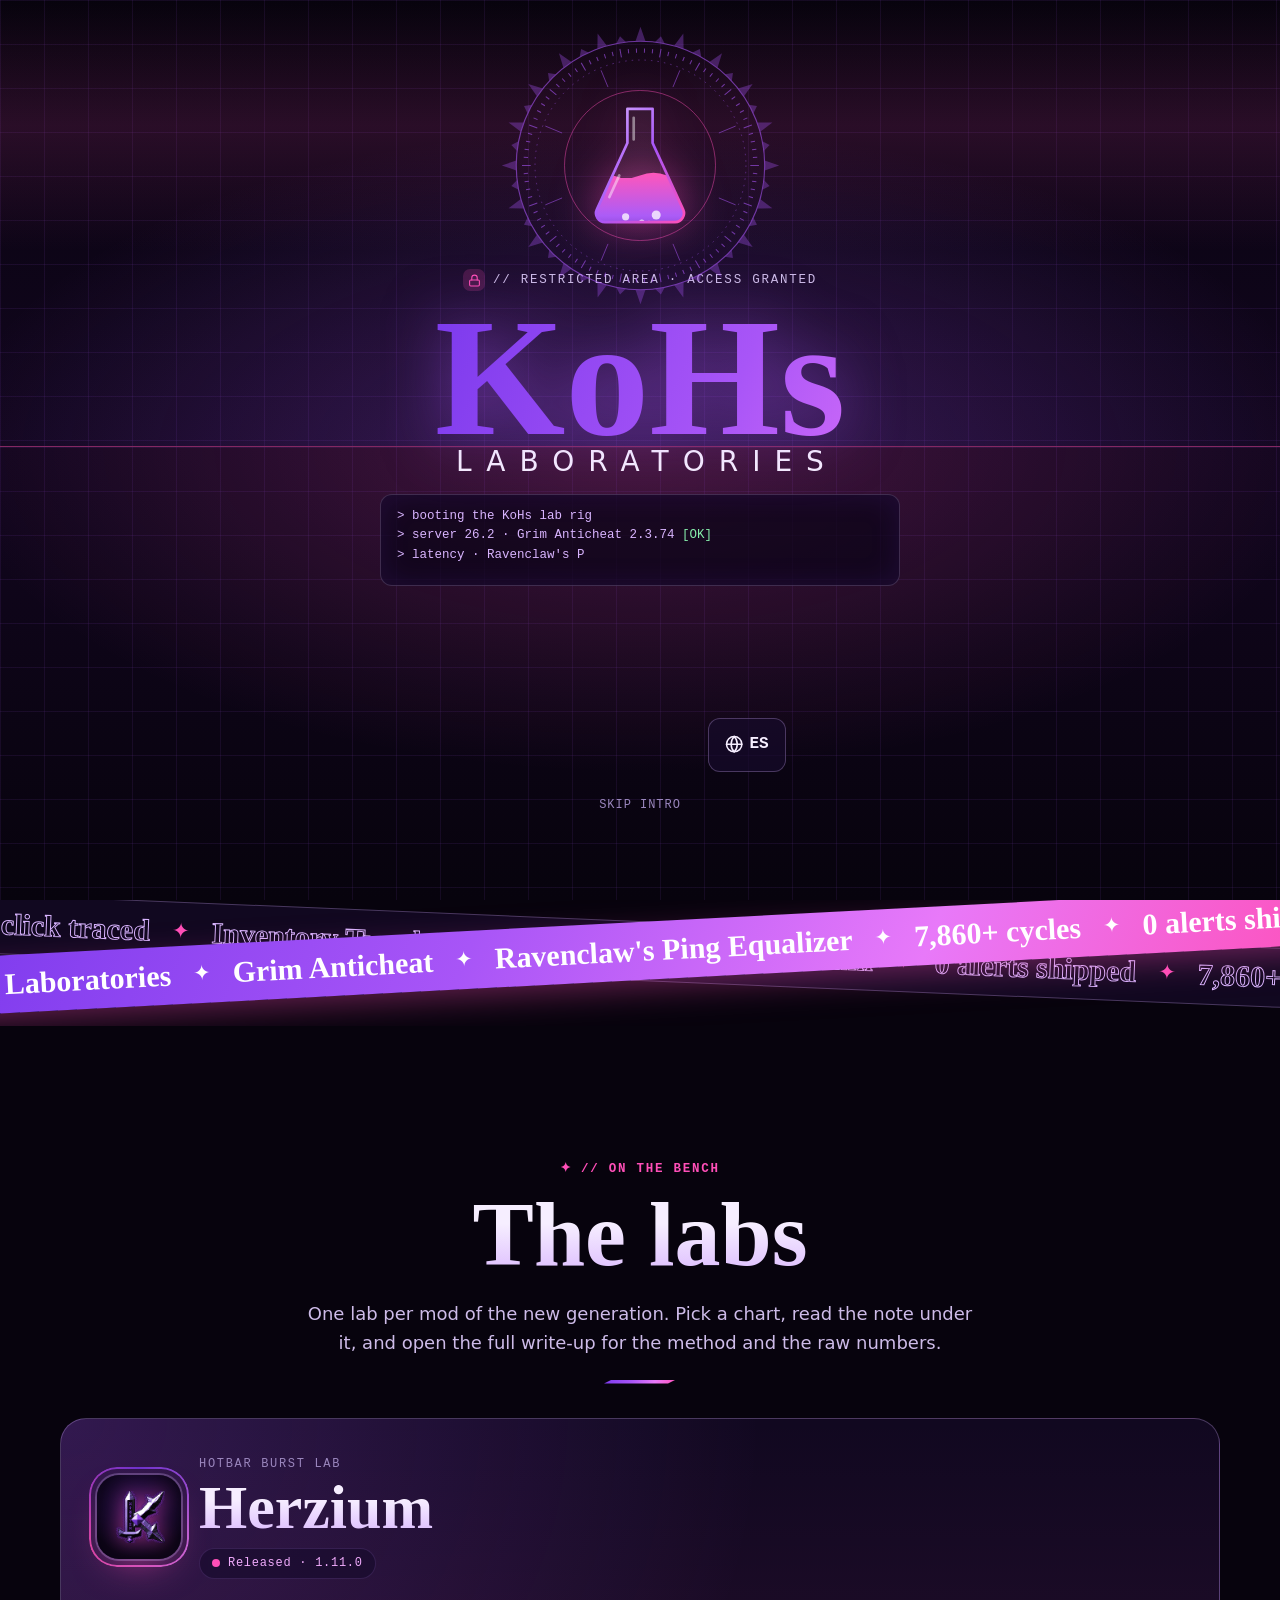
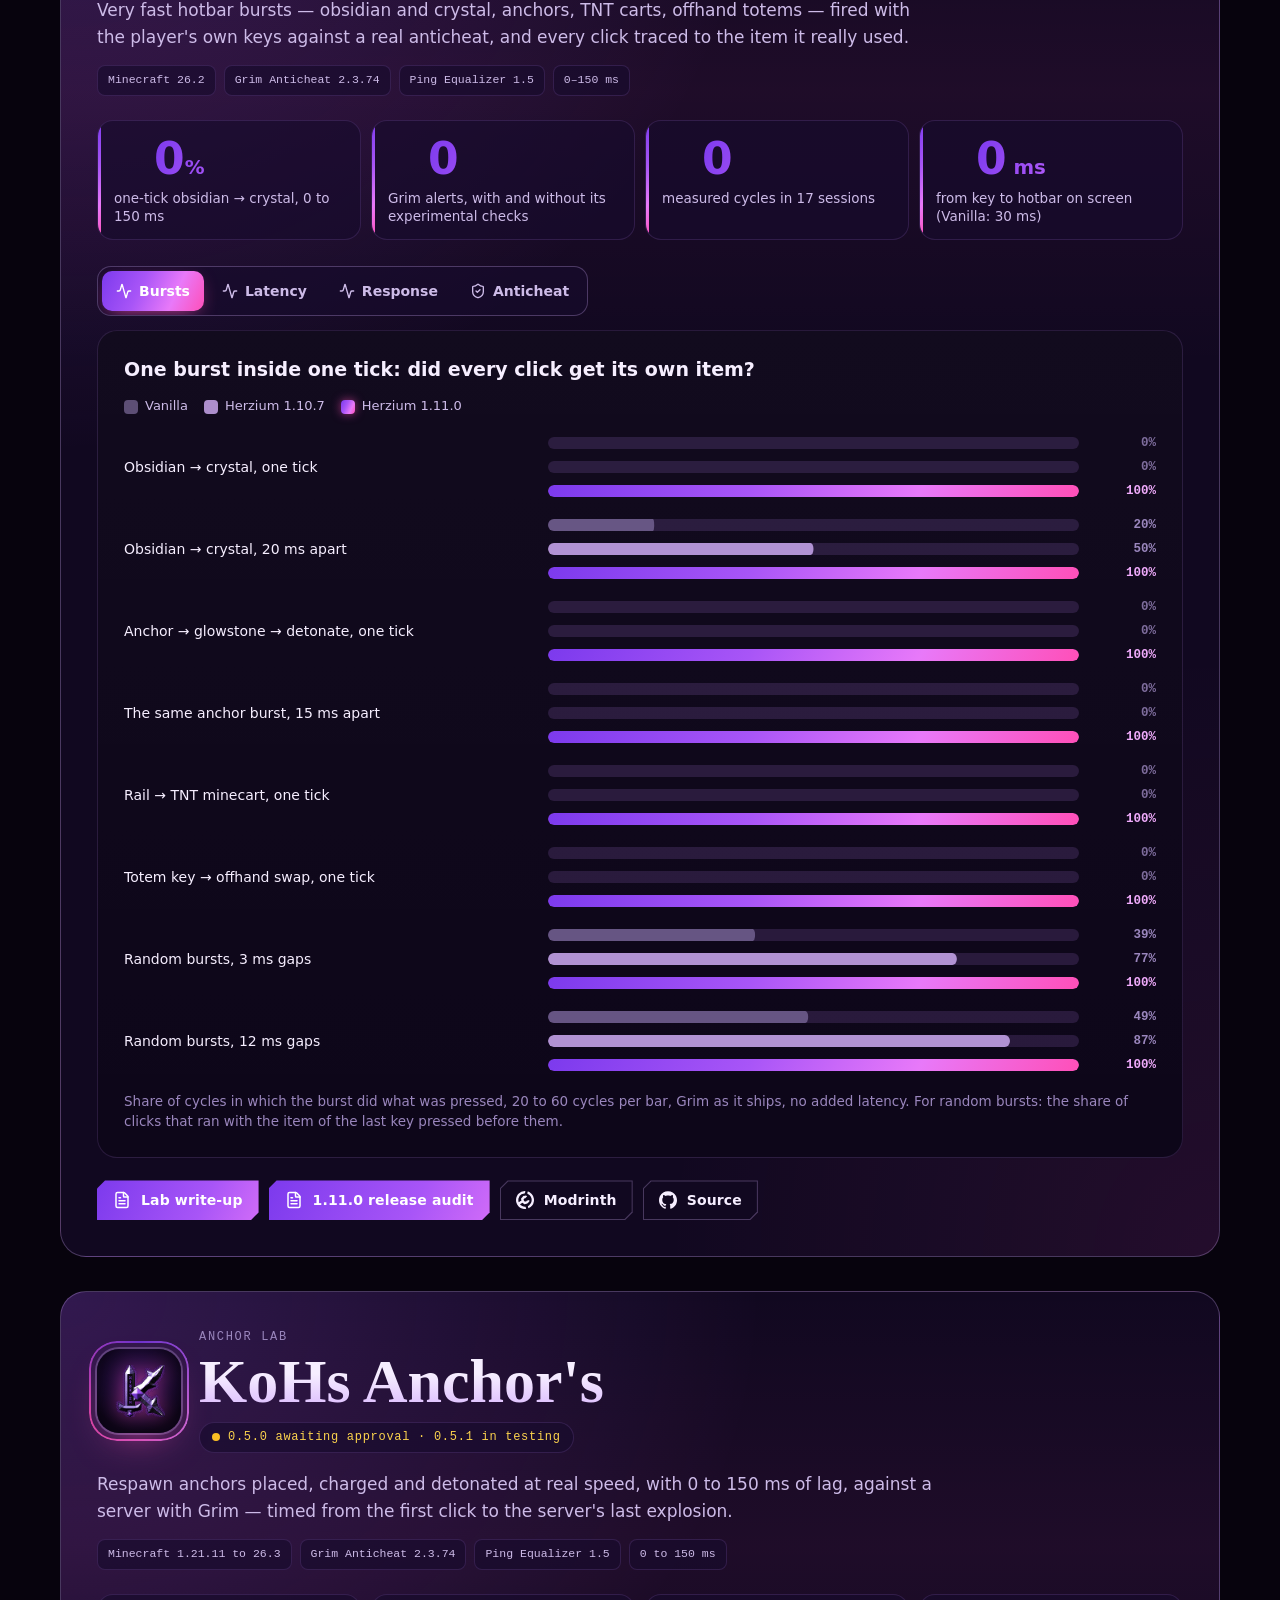
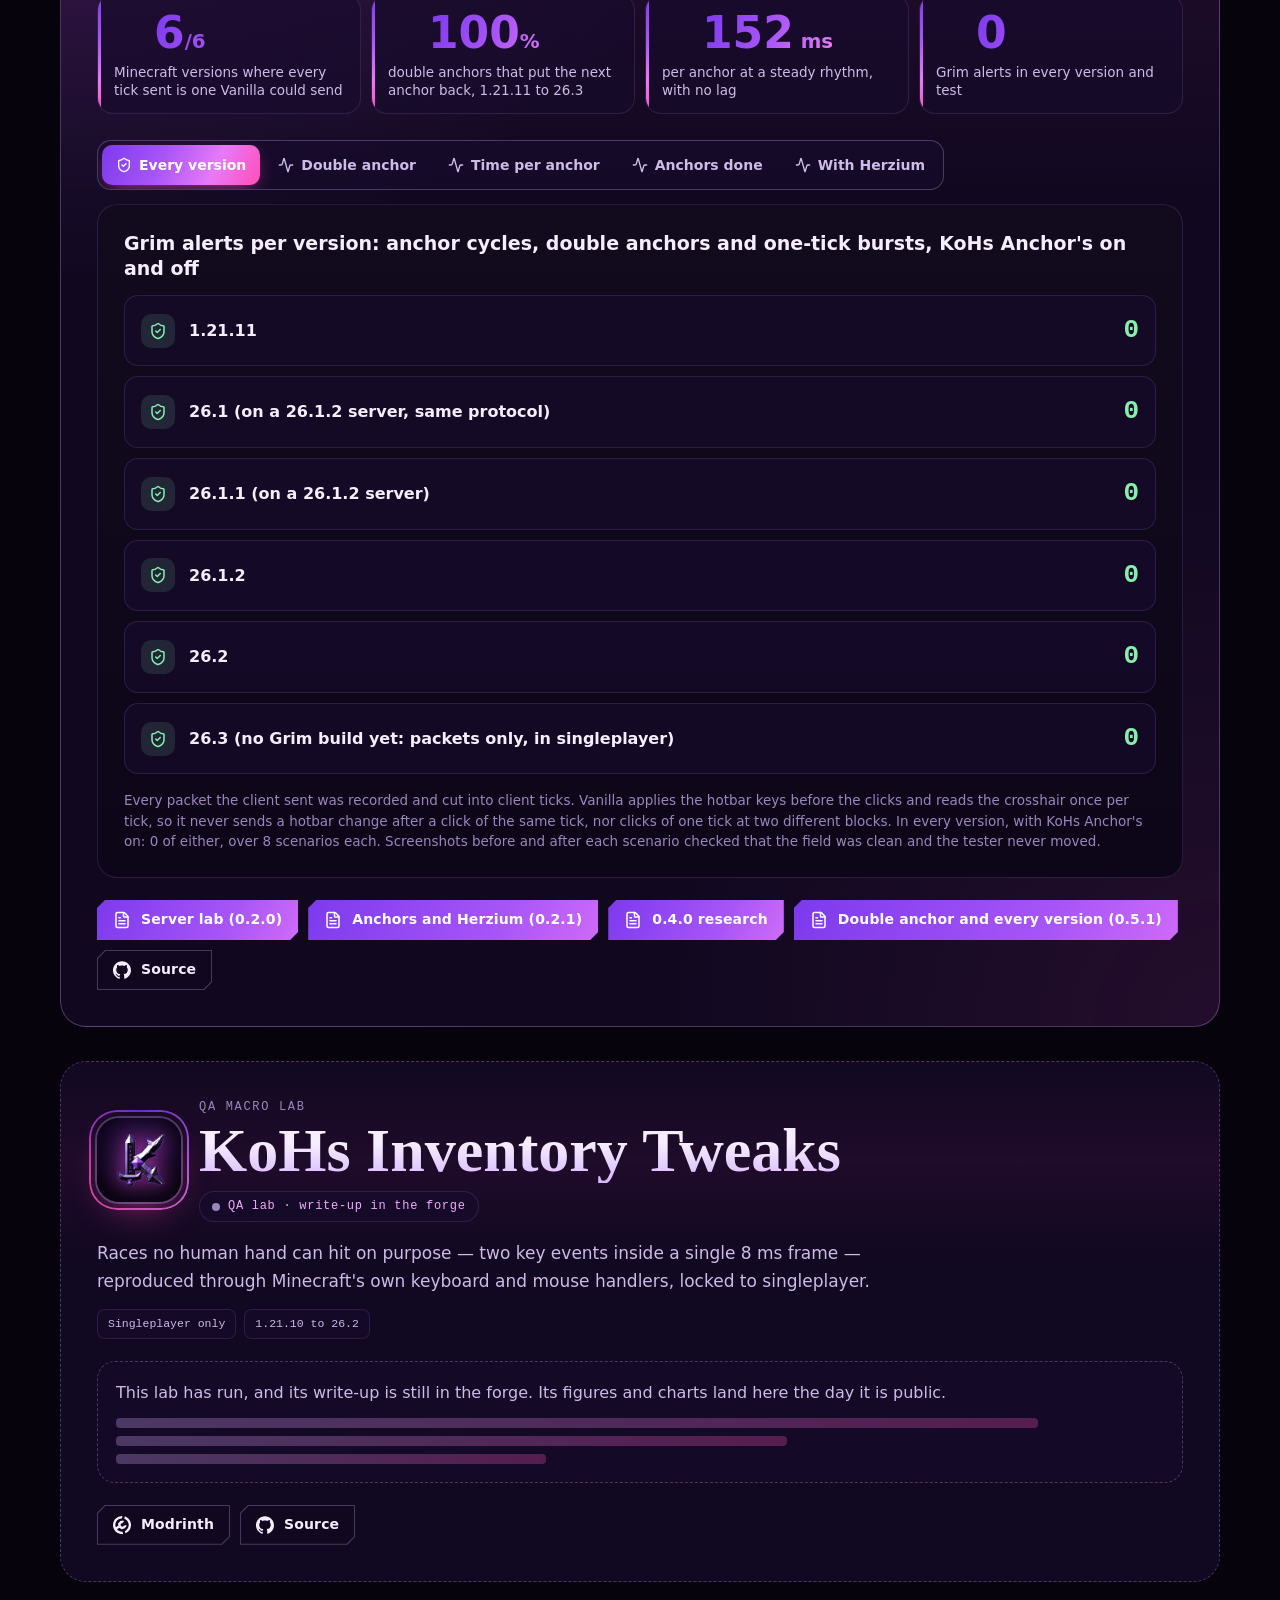
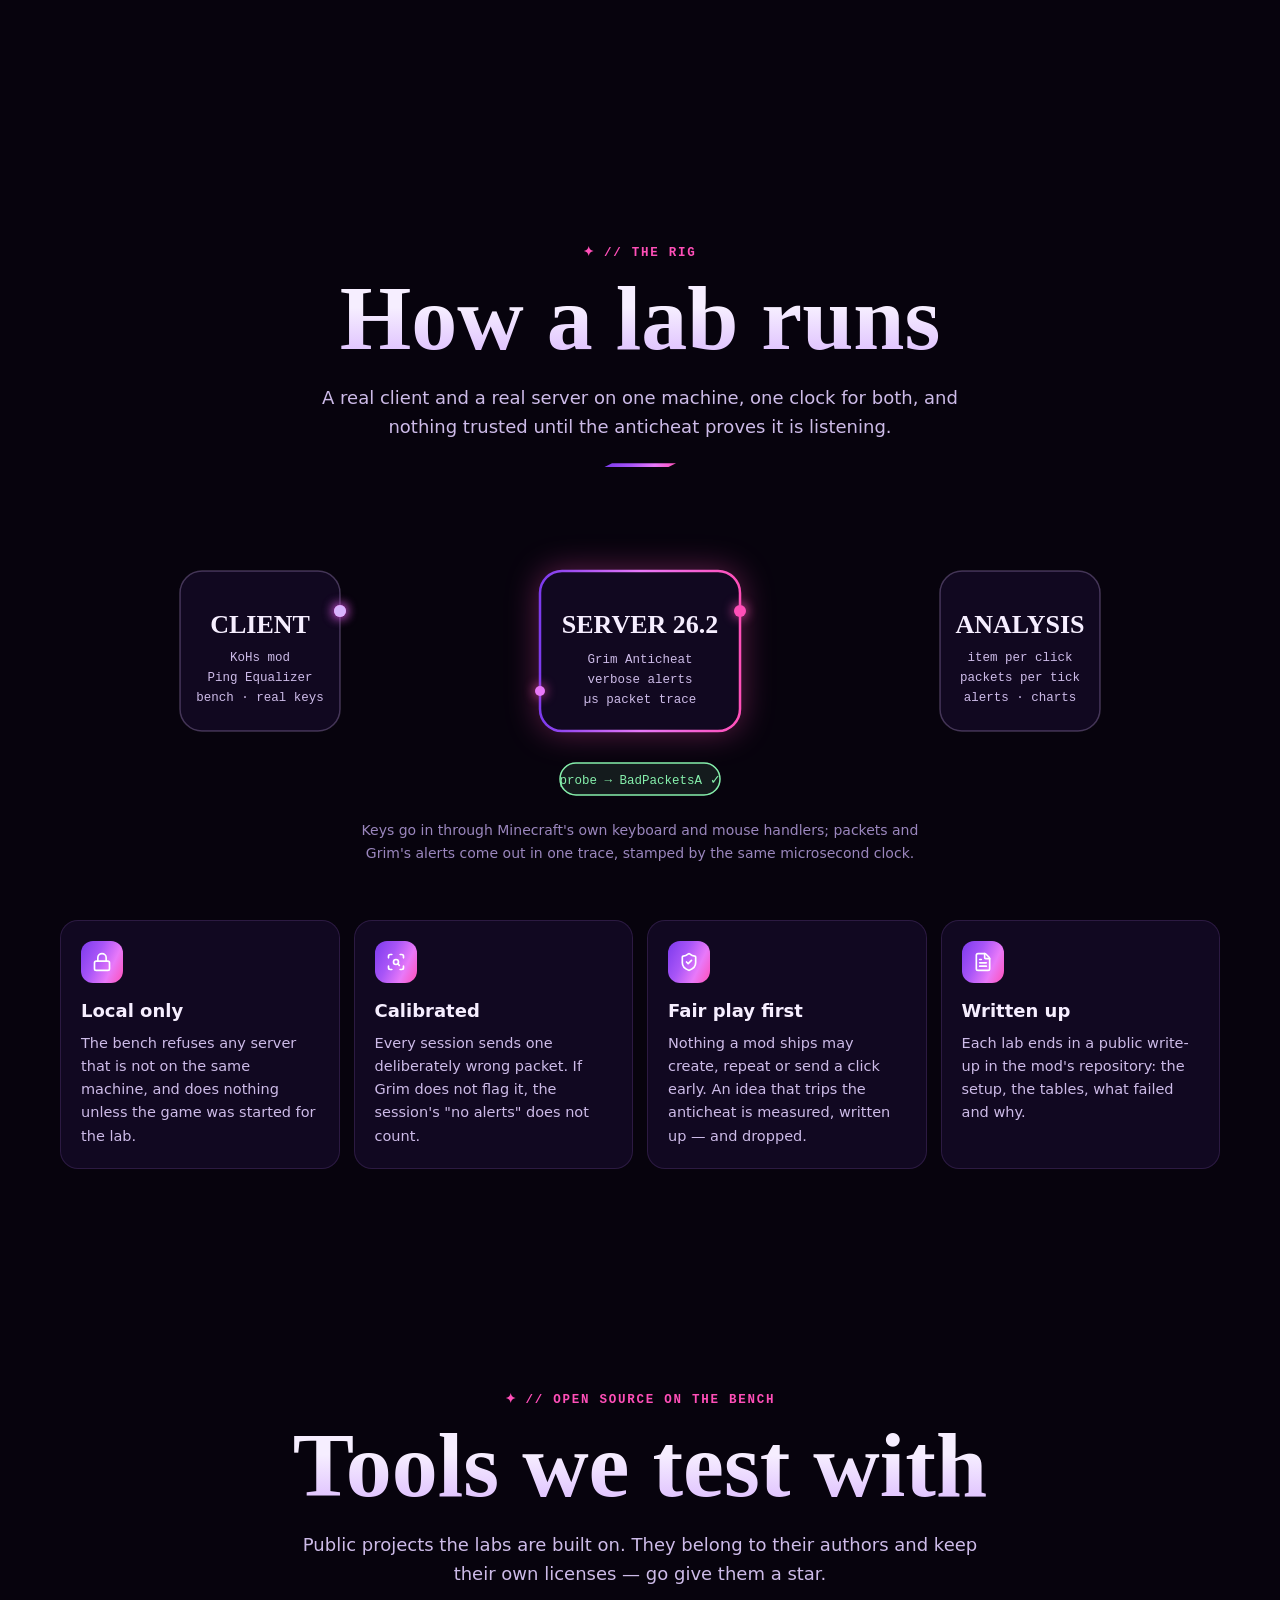
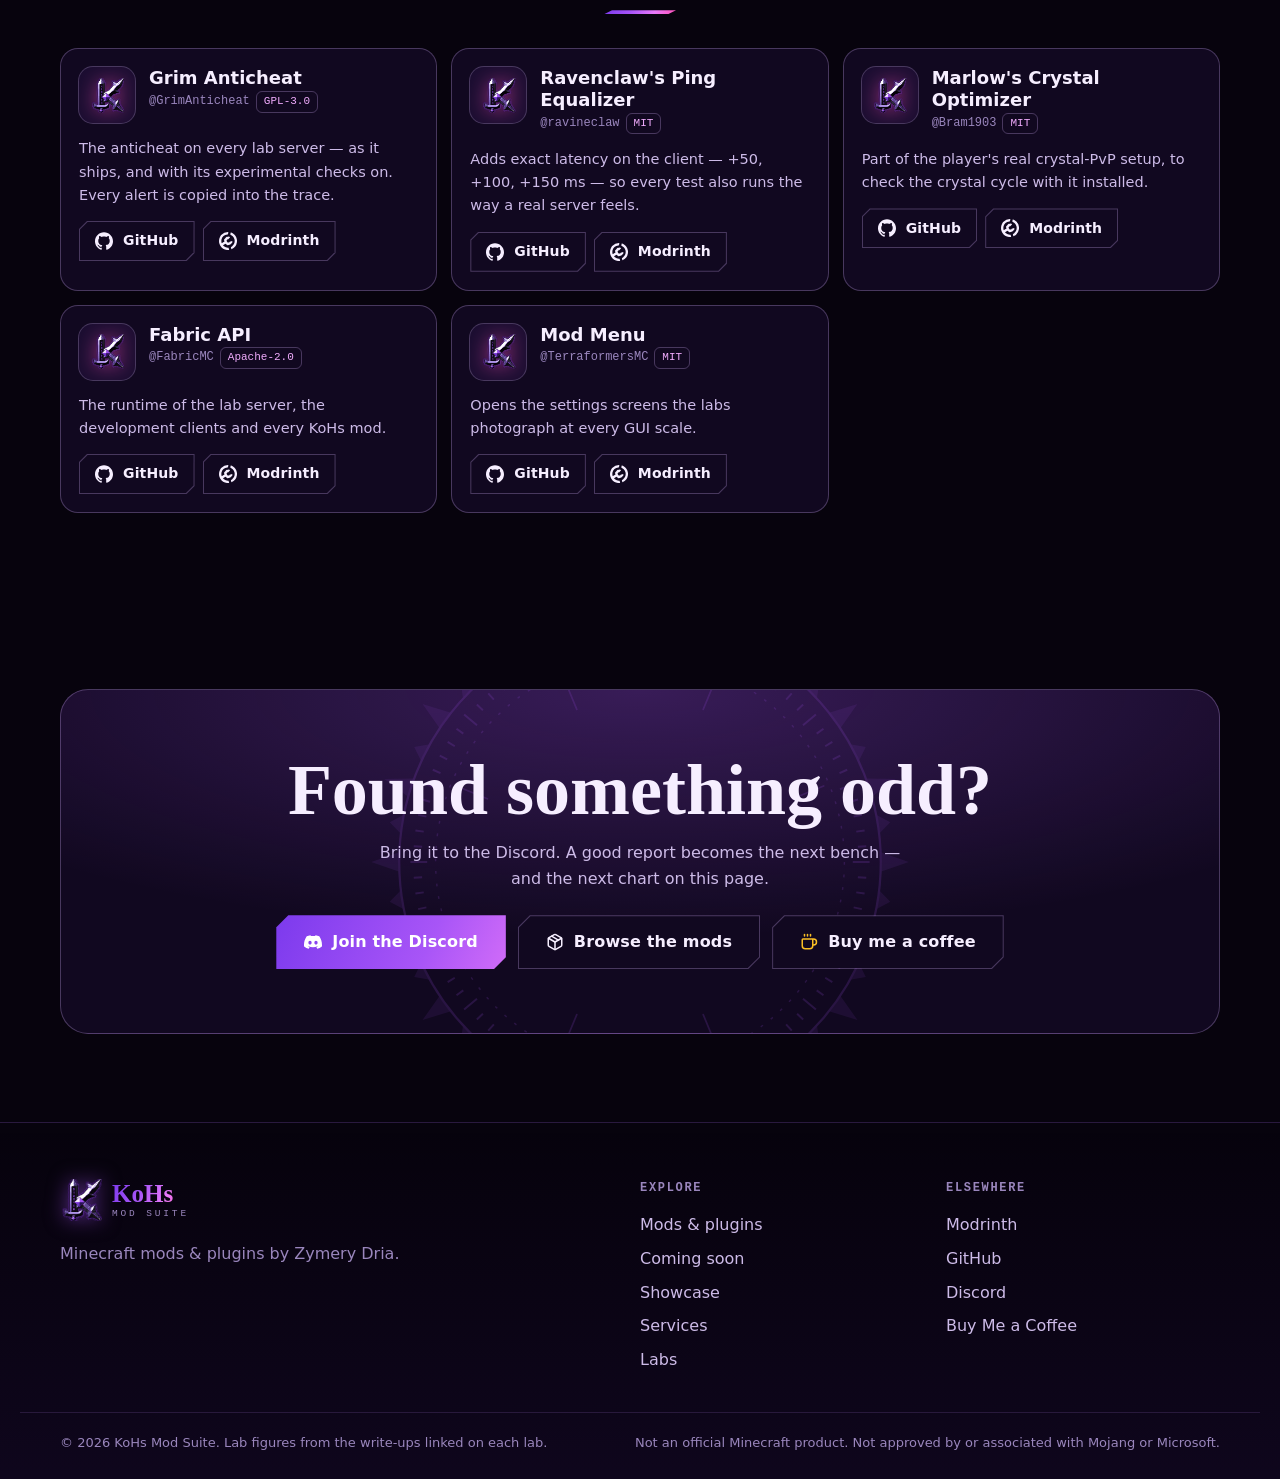
<file: labs.html>
<!doctype html>
<html lang="en" data-theme="dark">
<head>
  <meta charset="utf-8">
  <meta http-equiv="Content-Security-Policy" content="default-src 'self'; script-src 'self'; style-src 'self' 'unsafe-inline' https://fonts.googleapis.com; font-src 'self' https://fonts.gstatic.com; img-src 'self' data: blob: https:; media-src 'self' https:; connect-src 'self' https://api.modrinth.com https://raw.githubusercontent.com https://discord.com; frame-src https://www.youtube-nocookie.com https://player.vimeo.com; form-action 'self' https://formsubmit.co; base-uri 'self'; object-src 'none'; worker-src 'none'; upgrade-insecure-requests">
  <meta name="referrer" content="strict-origin-when-cross-origin">
  <meta name="viewport" content="width=device-width, initial-scale=1, viewport-fit=cover">
  <title>KoHs Laboratories — tests, figures and charts of the new KoHs mods</title>
  <meta name="description" content="KoHs Laboratories: complete tests, with documentation, figures and charts, of the new generation of KoHs Minecraft mods — measured against Grim Anticheat with Ravenclaw's Ping Equalizer.">
  <meta name="theme-color" content="#a855f7">
  <meta name="color-scheme" content="dark light">
  <link rel="canonical" href="https://kerlycanelita.github.io/KoHs-Mod-Suite/labs.html">

  <meta property="og:type" content="website">
  <meta property="og:site_name" content="KoHs Mod Suite">
  <meta property="og:title" content="KoHs Laboratories">
  <meta property="og:description" content="Complete tests, with documentation, figures and charts, of the new generation of KoHs mods.">
  <meta property="og:url" content="https://kerlycanelita.github.io/KoHs-Mod-Suite/labs.html">
  <meta property="og:image" content="https://kerlycanelita.github.io/KoHs-Mod-Suite/assets/img/og-image.jpg">
  <meta property="og:image:width" content="1200">
  <meta property="og:image:height" content="630">
  <meta property="og:image:alt" content="KoHs Laboratories — KoHs Mod Suite">
  <meta name="twitter:card" content="summary_large_image">

  <link rel="icon" href="assets/img/favicon-16.png" sizes="16x16" type="image/png">
  <link rel="icon" href="assets/img/favicon-32.png" sizes="32x32" type="image/png">
  <link rel="icon" href="assets/img/favicon-48.png" sizes="48x48" type="image/png">
  <link rel="apple-touch-icon" href="assets/img/apple-touch-icon.png">

  <link rel="preconnect" href="https://fonts.googleapis.com">
  <link rel="preconnect" href="https://fonts.gstatic.com" crossorigin>
  <link rel="preconnect" href="https://cdn.modrinth.com">
  <link rel="stylesheet" href="https://fonts.googleapis.com/css2?family=Grenze+Gotisch:wght@500..900&amp;family=JetBrains+Mono:wght@400..700&amp;family=Outfit:wght@300..800&amp;display=swap">
  <link rel="stylesheet" href="assets/css/styles.css">
  <link rel="stylesheet" href="assets/css/labs.css">

  <script src="assets/js/theme.js"></script>
  <script src="assets/js/labs.js" defer></script>
</head>
<body class="labs-page">
  <svg xmlns="http://www.w3.org/2000/svg" class="sprite" aria-hidden="true" focusable="false">
    <defs>
      <linearGradient id="logo-grad" x1="0" y1="0" x2="1" y2="1">
        <stop offset="0" stop-color="#d8b4fe"/>
        <stop offset=".5" stop-color="#a855f7"/>
        <stop offset="1" stop-color="#ff4fb8"/>
      </linearGradient>
      <linearGradient id="flask-liquid" x1="0" y1="0" x2="0" y2="1">
        <stop offset="0" stop-color="#ff4fb8"/>
        <stop offset=".55" stop-color="#a855f7"/>
        <stop offset="1" stop-color="#4c1d95"/>
      </linearGradient>
      <clipPath id="flask-clip"><path d="M46 12h28v38l34 74a10 10 0 0 1-9 14H21a10 10 0 0 1-9-14l34-74z"/></clipPath>
    </defs>
    <symbol id="logo-mark" viewBox="0 0 64 64"><image href="assets/img/logo-128.png" width="64" height="64"/></symbol>
    <symbol id="sigil" viewBox="0 0 400 400">
      <g fill="none" stroke="currentColor">
        <circle cx="200" cy="200" r="172" stroke-width="1.6"/>
        <circle cx="200" cy="200" r="146" stroke-width="1" stroke-dasharray="2 7"/>
        <path d="M352 200L364 200M355.62 210.88L361.61 211.3M354.48 221.71L360.42 222.55M352.59 232.43L358.46 233.68M349.96 243L355.72 244.65M342.83 251.99L354.11 256.09M342.51 263.45L347.99 265.89M337.74 273.24L343.04 276.05M332.3 282.67L337.38 285.85M326.21 291.69L331.06 295.22M316.44 297.7L325.63 305.42M312.22 308.37L316.53 312.53M304.38 315.93L308.4 320.39M296.04 322.93L299.74 327.66M287.23 329.33L290.59 334.3M276 331.64L282 342.03M268.39 340.21L271.02 345.6M258.44 344.64L260.69 350.2M248.21 348.36L250.06 354.07M237.74 351.37L239.19 357.19M226.39 349.69L228.48 361.51M216.31 355.15L216.93 361.11M205.44 355.9L205.65 361.9M194.56 355.9L194.35 361.9M183.69 355.15L183.07 361.11M173.61 349.69L171.52 361.51M162.26 351.37L160.81 357.19M151.79 348.36L149.94 354.07M141.56 344.64L139.31 350.2M131.61 340.21L128.98 345.6M124 331.64L118 342.03M112.77 329.33L109.41 334.3M103.96 322.93L100.26 327.66M95.62 315.93L91.6 320.39M87.78 308.37L83.47 312.53M83.56 297.7L74.37 305.42M73.79 291.69L68.94 295.22M67.7 282.67L62.62 285.85M62.26 273.24L56.96 276.05M57.49 263.45L52.01 265.89M57.17 251.99L45.89 256.09M50.04 243L44.28 244.65M47.41 232.43L41.54 233.68M45.52 221.71L39.58 222.55M44.38 210.88L38.39 211.3M48 200L36 200M44.38 189.12L38.39 188.7M45.52 178.29L39.58 177.45M47.41 167.57L41.54 166.32M50.04 157L44.28 155.35M57.17 148.01L45.89 143.91M57.49 136.55L52.01 134.11M62.26 126.76L56.96 123.95M67.7 117.33L62.62 114.15M73.79 108.31L68.94 104.78M83.56 102.3L74.37 94.58M87.78 91.63L83.47 87.47M95.62 84.07L91.6 79.61M103.96 77.07L100.26 72.34M112.77 70.67L109.41 65.7M124 68.36L118 57.97M131.61 59.79L128.98 54.4M141.56 55.36L139.31 49.8M151.79 51.64L149.94 45.93M162.26 48.63L160.81 42.81M173.61 50.31L171.52 38.49M183.69 44.85L183.07 38.89M194.56 44.1L194.35 38.1M205.44 44.1L205.65 38.1M216.31 44.85L216.93 38.89M226.39 50.31L228.48 38.49M237.74 48.63L239.19 42.81M248.21 51.64L250.06 45.93M258.44 55.36L260.69 49.8M268.39 59.79L271.02 54.4M276 68.36L282 57.97M287.23 70.67L290.59 65.7M296.04 77.07L299.74 72.34M304.38 84.07L308.4 79.61M312.22 91.63L316.53 87.47M316.44 102.3L325.63 94.58M326.21 108.31L331.06 104.78M332.3 117.33L337.38 114.15M337.74 126.76L343.04 123.95M342.51 136.55L347.99 134.11M342.83 148.01L354.11 143.91M349.96 157L355.72 155.35M352.59 167.57L358.46 166.32M354.48 178.29L360.42 177.45M355.62 189.12L361.61 188.7" stroke-width="1.4"/>
        <path d="M309.02 245.16L331.19 254.34M245.16 309.02L254.34 331.19M154.84 309.02L145.66 331.19M90.98 245.16L68.81 254.34M90.98 154.84L68.81 145.66M154.84 90.98L145.66 68.81M245.16 90.98L254.34 68.81M309.02 154.84L331.19 145.66" stroke-width="1.2" stroke-linecap="round"/>
      </g>
      <path d="M193.12 28.14L200 8L206.88 28.14ZM220.09 29.18L228.31 21.23L233.68 31.33ZM246.57 34.42L259.33 17.4L259.65 38.67ZM271.9 43.75L282.17 38.73L284.15 49.99ZM295.45 56.92L312.85 44.67L306.58 65ZM316.66 73.61L327.99 72.01L326.39 83.34ZM335 93.42L355.33 87.15L343.08 104.55ZM350.01 115.85L361.27 117.83L356.25 128.1ZM361.33 140.35L382.6 140.67L365.58 153.43ZM368.67 166.32L378.77 171.69L370.82 179.91ZM371.86 193.12L392 200L371.86 206.88ZM370.82 220.09L378.77 228.31L368.67 233.68ZM365.58 246.57L382.6 259.33L361.33 259.65ZM356.25 271.9L361.27 282.17L350.01 284.15ZM343.08 295.45L355.33 312.85L335 306.58ZM326.39 316.66L327.99 327.99L316.66 326.39ZM306.58 335L312.85 355.33L295.45 343.08ZM284.15 350.01L282.17 361.27L271.9 356.25ZM259.65 361.33L259.33 382.6L246.57 365.58ZM233.68 368.67L228.31 378.77L220.09 370.82ZM206.88 371.86L200 392L193.12 371.86ZM179.91 370.82L171.69 378.77L166.32 368.67ZM153.43 365.58L140.67 382.6L140.35 361.33ZM128.1 356.25L117.83 361.27L115.85 350.01ZM104.55 343.08L87.15 355.33L93.42 335ZM83.34 326.39L72.01 327.99L73.61 316.66ZM65 306.58L44.67 312.85L56.92 295.45ZM49.99 284.15L38.73 282.17L43.75 271.9ZM38.67 259.65L17.4 259.33L34.42 246.57ZM31.33 233.68L21.23 228.31L29.18 220.09ZM28.14 206.88L8 200L28.14 193.12ZM29.18 179.91L21.23 171.69L31.33 166.32ZM34.42 153.43L17.4 140.67L38.67 140.35ZM43.75 128.1L38.73 117.83L49.99 115.85ZM56.92 104.55L44.67 87.15L65 93.42ZM73.61 83.34L72.01 72.01L83.34 73.61ZM93.42 65L87.15 44.67L104.55 56.92ZM115.85 49.99L117.83 38.73L128.1 43.75ZM140.35 38.67L140.67 17.4L153.43 34.42ZM166.32 31.33L171.69 21.23L179.91 29.18Z" fill="currentColor" fill-opacity=".55"/>
    </symbol>
    <symbol id="i-arrow-down" viewBox="0 0 24 24"><g fill="none" stroke="currentColor" stroke-width="2" stroke-linecap="round" stroke-linejoin="round"><path d="M12 5v14"/> <path d="m19 12-7 7-7-7"/></g></symbol>
    <symbol id="i-arrow-right" viewBox="0 0 24 24"><g fill="none" stroke="currentColor" stroke-width="2" stroke-linecap="round" stroke-linejoin="round"><path d="M5 12h14"/> <path d="m12 5 7 7-7 7"/></g></symbol>
    <symbol id="i-arrow-up" viewBox="0 0 24 24"><g fill="none" stroke="currentColor" stroke-width="2" stroke-linecap="round" stroke-linejoin="round"><path d="m5 12 7-7 7 7"/> <path d="M12 19V5"/></g></symbol>
    <symbol id="i-book-open" viewBox="0 0 24 24"><g fill="none" stroke="currentColor" stroke-width="2" stroke-linecap="round" stroke-linejoin="round"><path d="M12 5v16"/> <path d="M20.001 19A2 2 0 0022 17V5a2 2 0 00-1.999-2L16 3.002A5 5 0 0012 5a5 5 0 00-4-2H4a2 2 0 00-2 2v12a2 2 0 001.999 2H8a5 5 0 014 2 5 5 0 014-2z"/></g></symbol>
    <symbol id="i-bug" viewBox="0 0 24 24"><g fill="none" stroke="currentColor" stroke-width="2" stroke-linecap="round" stroke-linejoin="round"><path d="M12 20v-9"/> <path d="M14 7a4 4 0 0 1 4 4v3a6 6 0 0 1-12 0v-3a4 4 0 0 1 4-4z"/> <path d="M14.12 3.88 16 2"/> <path d="M21 21a4 4 0 0 0-3.81-4"/> <path d="M21 5a4 4 0 0 1-3.55 3.97"/> <path d="M22 13h-4"/> <path d="M3 21a4 4 0 0 1 3.81-4"/> <path d="M3 5a4 4 0 0 0 3.55 3.97"/> <path d="M6 13H2"/> <path d="m8 2 1.88 1.88"/> <path d="M9 7.13V6a3 3 0 1 1 6 0v1.13"/></g></symbol>
    <symbol id="i-calendar" viewBox="0 0 24 24"><g fill="none" stroke="currentColor" stroke-width="2" stroke-linecap="round" stroke-linejoin="round"><path d="M8 2v3"/> <path d="M16 2v3"/> <rect x="3" y="3" width="18" height="18" rx="2"/> <path d="M3 9h18"/></g></symbol>
    <symbol id="i-chevron-left" viewBox="0 0 24 24"><g fill="none" stroke="currentColor" stroke-width="2" stroke-linecap="round" stroke-linejoin="round"><path d="m15 18-6-6 6-6"/></g></symbol>
    <symbol id="i-chevron-right" viewBox="0 0 24 24"><g fill="none" stroke="currentColor" stroke-width="2" stroke-linecap="round" stroke-linejoin="round"><path d="m9 18 6-6-6-6"/></g></symbol>
    <symbol id="i-clock" viewBox="0 0 24 24"><g fill="none" stroke="currentColor" stroke-width="2" stroke-linecap="round" stroke-linejoin="round"><circle cx="12" cy="12" r="10"/> <path d="M12 6v6l4 2"/></g></symbol>
    <symbol id="i-code-xml" viewBox="0 0 24 24"><g fill="none" stroke="currentColor" stroke-width="2" stroke-linecap="round" stroke-linejoin="round"><path d="m18 16 4-4-4-4"/> <path d="m6 8-4 4 4 4"/> <path d="m14.5 4-5 16"/></g></symbol>
    <symbol id="i-download" viewBox="0 0 24 24"><g fill="none" stroke="currentColor" stroke-width="2" stroke-linecap="round" stroke-linejoin="round"><path d="M12 15V3"/> <path d="M21 15v4a2 2 0 0 1-2 2H5a2 2 0 0 1-2-2v-4"/> <path d="m7 10 5 5 5-5"/></g></symbol>
    <symbol id="i-external-link" viewBox="0 0 24 24"><g fill="none" stroke="currentColor" stroke-width="2" stroke-linecap="round" stroke-linejoin="round"><path d="M15 3h6v6"/> <path d="M10 14 21 3"/> <path d="M18 13v6a2 2 0 0 1-2 2H5a2 2 0 0 1-2-2V8a2 2 0 0 1 2-2h6"/></g></symbol>
    <symbol id="i-filter" viewBox="0 0 24 24"><g fill="none" stroke="currentColor" stroke-width="2" stroke-linecap="round" stroke-linejoin="round"><path d="M10 20a1 1 0 0 0 .553.895l2 1A1 1 0 0 0 14 21v-7a2 2 0 0 1 .517-1.341L21.74 4.67A1 1 0 0 0 21 3H3a1 1 0 0 0-.742 1.67l7.225 7.989A2 2 0 0 1 10 14z"/></g></symbol>
    <symbol id="i-heart" viewBox="0 0 24 24"><g fill="none" stroke="currentColor" stroke-width="2" stroke-linecap="round" stroke-linejoin="round"><path d="M2 9.5a5.5 5.5 0 0 1 9.591-3.676.56.56 0 0 0 .818 0A5.49 5.49 0 0 1 22 9.5c0 2.29-1.5 4-3 5.5l-5.492 5.313a2 2 0 0 1-3 .019L5 15c-1.5-1.5-3-3.2-3-5.5"/></g></symbol>
    <symbol id="i-images" viewBox="0 0 24 24"><g fill="none" stroke="currentColor" stroke-width="2" stroke-linecap="round" stroke-linejoin="round"><path d="m22 11-1.296-1.296a2.4 2.4 0 0 0-3.408 0L11 16"/> <path d="M4 8a2 2 0 0 0-2 2v10a2 2 0 0 0 2 2h10a2 2 0 0 0 2-2"/> <circle cx="13" cy="7" r="1" fill="currentColor"/> <rect x="8" y="2" width="14" height="14" rx="2"/></g></symbol>
    <symbol id="i-layers" viewBox="0 0 24 24"><g fill="none" stroke="currentColor" stroke-width="2" stroke-linecap="round" stroke-linejoin="round"><path d="M12.83 2.18a2 2 0 0 0-1.66 0L2.6 6.08a1 1 0 0 0 0 1.83l8.58 3.91a2 2 0 0 0 1.66 0l8.58-3.9a1 1 0 0 0 0-1.83z"/> <path d="M2 12a1 1 0 0 0 .58.91l8.6 3.91a2 2 0 0 0 1.65 0l8.58-3.9A1 1 0 0 0 22 12"/> <path d="M2 17a1 1 0 0 0 .58.91l8.6 3.91a2 2 0 0 0 1.65 0l8.58-3.9A1 1 0 0 0 22 17"/></g></symbol>
    <symbol id="i-menu" viewBox="0 0 24 24"><g fill="none" stroke="currentColor" stroke-width="2" stroke-linecap="round" stroke-linejoin="round"><path d="M4 5h16"/> <path d="M4 12h16"/> <path d="M4 19h16"/></g></symbol>
    <symbol id="i-monitor" viewBox="0 0 24 24"><g fill="none" stroke="currentColor" stroke-width="2" stroke-linecap="round" stroke-linejoin="round"><rect width="20" height="14" x="2" y="3" rx="2"/> <line x1="8" x2="16" y1="21" y2="21"/> <line x1="12" x2="12" y1="17" y2="21"/></g></symbol>
    <symbol id="i-moon" viewBox="0 0 24 24"><g fill="none" stroke="currentColor" stroke-width="2" stroke-linecap="round" stroke-linejoin="round"><path d="M20.985 12.486a9 9 0 1 1-9.473-9.472c.405-.022.617.46.402.803a6 6 0 0 0 8.268 8.268c.344-.215.825-.004.803.401"/></g></symbol>
    <symbol id="i-package" viewBox="0 0 24 24"><g fill="none" stroke="currentColor" stroke-width="2" stroke-linecap="round" stroke-linejoin="round"><path d="M11 21.73a2 2 0 0 0 2 0l7-4A2 2 0 0 0 21 16V8a2 2 0 0 0-1-1.73l-7-4a2 2 0 0 0-2 0l-7 4A2 2 0 0 0 3 8v8a2 2 0 0 0 1 1.73z"/> <path d="M12 22V12"/> <polyline points="3.29 7 12 12 20.71 7"/> <path d="m7.5 4.27 9 5.15"/></g></symbol>
    <symbol id="i-puzzle" viewBox="0 0 24 24"><g fill="none" stroke="currentColor" stroke-width="2" stroke-linecap="round" stroke-linejoin="round"><path d="M15.39 4.39a1 1 0 0 0 1.68-.474 2.5 2.5 0 1 1 3.014 3.015 1 1 0 0 0-.474 1.68l1.683 1.682a2.414 2.414 0 0 1 0 3.414L19.61 15.39a1 1 0 0 1-1.68-.474 2.5 2.5 0 1 0-3.014 3.015 1 1 0 0 1 .474 1.68l-1.683 1.682a2.414 2.414 0 0 1-3.414 0L8.61 19.61a1 1 0 0 0-1.68.474 2.5 2.5 0 1 1-3.014-3.015 1 1 0 0 0 .474-1.68l-1.683-1.682a2.414 2.414 0 0 1 0-3.414L4.39 8.61a1 1 0 0 1 1.68.474 2.5 2.5 0 1 0 3.014-3.015 1 1 0 0 1-.474-1.68l1.683-1.682a2.414 2.414 0 0 1 3.414 0z"/></g></symbol>
    <symbol id="i-rotate-ccw" viewBox="0 0 24 24"><g fill="none" stroke="currentColor" stroke-width="2" stroke-linecap="round" stroke-linejoin="round"><path d="M3 12a9 9 0 1 0 9-9 9.75 9.75 0 0 0-6.74 2.74L3 8"/> <path d="M3 3v5h5"/></g></symbol>
    <symbol id="i-scale" viewBox="0 0 24 24"><g fill="none" stroke="currentColor" stroke-width="2" stroke-linecap="round" stroke-linejoin="round"><path d="M12 3v18"/> <path d="m19 8 3 8a5 5 0 0 1-6 0zV7"/> <path d="M3 7h1a17 17 0 0 0 8-2 17 17 0 0 0 8 2h1"/> <path d="m5 8 3 8a5 5 0 0 1-6 0zV7"/> <path d="M7 21h10"/></g></symbol>
    <symbol id="i-search" viewBox="0 0 24 24"><g fill="none" stroke="currentColor" stroke-width="2" stroke-linecap="round" stroke-linejoin="round"><path d="m21 21-4.34-4.34"/> <circle cx="11" cy="11" r="8"/></g></symbol>
    <symbol id="i-shield-check" viewBox="0 0 24 24"><g fill="none" stroke="currentColor" stroke-width="2" stroke-linecap="round" stroke-linejoin="round"><path d="M20 13c0 5-3.5 7.5-7.66 8.95a1 1 0 0 1-.67-.01C7.5 20.5 4 18 4 13V6a1 1 0 0 1 1-1c2 0 4.5-1.2 6.24-2.72a1.17 1.17 0 0 1 1.52 0C14.51 3.81 17 5 19 5a1 1 0 0 1 1 1z"/> <path d="m9 12 2 2 4-4"/></g></symbol>
    <symbol id="i-sliders-horizontal" viewBox="0 0 24 24"><g fill="none" stroke="currentColor" stroke-width="2" stroke-linecap="round" stroke-linejoin="round"><path d="M10 5H3"/> <path d="M12 19H3"/> <path d="M14 3v4"/> <path d="M16 17v4"/> <path d="M21 12h-9"/> <path d="M21 19h-5"/> <path d="M21 5h-7"/> <path d="M8 10v4"/> <path d="M8 12H3"/></g></symbol>
    <symbol id="i-sparkles" viewBox="0 0 24 24"><g fill="none" stroke="currentColor" stroke-width="2" stroke-linecap="round" stroke-linejoin="round"><path d="M11.017 2.814a1 1 0 0 1 1.966 0l1.051 5.558a2 2 0 0 0 1.594 1.594l5.558 1.051a1 1 0 0 1 0 1.966l-5.558 1.051a2 2 0 0 0-1.594 1.594l-1.051 5.558a1 1 0 0 1-1.966 0l-1.051-5.558a2 2 0 0 0-1.594-1.594l-5.558-1.051a1 1 0 0 1 0-1.966l5.558-1.051a2 2 0 0 0 1.594-1.594z"/> <path d="M20 2v4"/> <path d="M22 4h-4"/> <circle cx="4" cy="20" r="2"/></g></symbol>
    <symbol id="i-sun" viewBox="0 0 24 24"><g fill="none" stroke="currentColor" stroke-width="2" stroke-linecap="round" stroke-linejoin="round"><circle cx="12" cy="12" r="4"/> <path d="M12 2v2"/> <path d="M12 20v2"/> <path d="m4.93 4.93 1.41 1.41"/> <path d="m17.66 17.66 1.41 1.41"/> <path d="M2 12h2"/> <path d="M20 12h2"/> <path d="m6.34 17.66-1.41 1.41"/> <path d="m19.07 4.93-1.41 1.41"/></g></symbol>
    <symbol id="i-users" viewBox="0 0 24 24"><g fill="none" stroke="currentColor" stroke-width="2" stroke-linecap="round" stroke-linejoin="round"><path d="M16 21v-2a4 4 0 0 0-4-4H6a4 4 0 0 0-4 4v2"/> <path d="M16 3.128a4 4 0 0 1 0 7.744"/> <path d="M22 21v-2a4 4 0 0 0-3-3.87"/> <circle cx="9" cy="7" r="4"/></g></symbol>
    <symbol id="i-x" viewBox="0 0 24 24"><g fill="none" stroke="currentColor" stroke-width="2" stroke-linecap="round" stroke-linejoin="round"><path d="M18 6 6 18"/> <path d="m6 6 12 12"/></g></symbol>
    <symbol id="i-zap" viewBox="0 0 24 24"><g fill="none" stroke="currentColor" stroke-width="2" stroke-linecap="round" stroke-linejoin="round"><path d="M15.914 4a1.5 1.5 0 00-2.474-1.561l-9 9A1.5 1.5 0 005.5 14h4.002a.5.5 0 01.471.666L8.086 20a1.5 1.5 0 002.475 1.56l9-9A1.5 1.5 0 0018.5 10h-3.997a.5.5 0 01-.472-.667z"/></g></symbol>
    <symbol id="i-discord" viewBox="0 0 24 24"><path fill="currentColor" d="M20.317 4.3698a19.7913 19.7913 0 00-4.8851-1.5152.0741.0741 0 00-.0785.0371c-.211.3753-.4447.8648-.6083 1.2495-1.8447-.2762-3.68-.2762-5.4868 0-.1636-.3933-.4058-.8742-.6177-1.2495a.077.077 0 00-.0785-.037 19.7363 19.7363 0 00-4.8852 1.515.0699.0699 0 00-.0321.0277C.5334 9.0458-.319 13.5799.0992 18.0578a.0824.0824 0 00.0312.0561c2.0528 1.5076 4.0413 2.4228 5.9929 3.0294a.0777.0777 0 00.0842-.0276c.4616-.6304.8731-1.2952 1.226-1.9942a.076.076 0 00-.0416-.1057c-.6528-.2476-1.2743-.5495-1.8722-.8923a.077.077 0 01-.0076-.1277c.1258-.0943.2517-.1923.3718-.2914a.0743.0743 0 01.0776-.0105c3.9278 1.7933 8.18 1.7933 12.0614 0a.0739.0739 0 01.0785.0095c.1202.099.246.1981.3728.2924a.077.077 0 01-.0066.1276 12.2986 12.2986 0 01-1.873.8914.0766.0766 0 00-.0407.1067c.3604.698.7719 1.3628 1.225 1.9932a.076.076 0 00.0842.0286c1.961-.6067 3.9495-1.5219 6.0023-3.0294a.077.077 0 00.0313-.0552c.5004-5.177-.8382-9.6739-3.5485-13.6604a.061.061 0 00-.0312-.0286zM8.02 15.3312c-1.1825 0-2.1569-1.0857-2.1569-2.419 0-1.3332.9555-2.4189 2.157-2.4189 1.2108 0 2.1757 1.0952 2.1568 2.419 0 1.3332-.9555 2.4189-2.1569 2.4189zm7.9748 0c-1.1825 0-2.1569-1.0857-2.1569-2.419 0-1.3332.9554-2.4189 2.1569-2.4189 1.2108 0 2.1757 1.0952 2.1568 2.419 0 1.3332-.946 2.4189-2.1568 2.4189Z"/></symbol>
    <symbol id="i-github" viewBox="0 0 24 24"><path fill="currentColor" d="M12 .297c-6.63 0-12 5.373-12 12 0 5.303 3.438 9.8 8.205 11.385.6.113.82-.258.82-.577 0-.285-.01-1.04-.015-2.04-3.338.724-4.042-1.61-4.042-1.61C4.422 18.07 3.633 17.7 3.633 17.7c-1.087-.744.084-.729.084-.729 1.205.084 1.838 1.236 1.838 1.236 1.07 1.835 2.809 1.305 3.495.998.108-.776.417-1.305.76-1.605-2.665-.3-5.466-1.332-5.466-5.93 0-1.31.465-2.38 1.235-3.22-.135-.303-.54-1.523.105-3.176 0 0 1.005-.322 3.3 1.23.96-.267 1.98-.399 3-.405 1.02.006 2.04.138 3 .405 2.28-1.552 3.285-1.23 3.285-1.23.645 1.653.24 2.873.12 3.176.765.84 1.23 1.91 1.23 3.22 0 4.61-2.805 5.625-5.475 5.92.42.36.81 1.096.81 2.22 0 1.606-.015 2.896-.015 3.286 0 .315.21.69.825.57C20.565 22.092 24 17.592 24 12.297c0-6.627-5.373-12-12-12"/></symbol>
    <symbol id="i-modrinth" viewBox="0 0 24 24"><path fill="currentColor" d="M12.252.004a11.78 11.768 0 0 0-8.92 3.73 11 10.999 0 0 0-2.17 3.11 11.37 11.359 0 0 0-1.16 5.169c0 1.42.17 2.5.6 3.77.24.759.77 1.899 1.17 2.529a12.3 12.298 0 0 0 8.85 5.639c.44.05 2.54.07 2.76.02.2-.04.22.1-.26-1.7l-.36-1.37-1.01-.06a8.5 8.489 0 0 1-5.18-1.8 5.34 5.34 0 0 1-1.3-1.26c0-.05.34-.28.74-.5a37.572 37.545 0 0 1 2.88-1.629c.03 0 .5.45 1.06.98l1 .97 2.07-.43 2.06-.43 1.47-1.47c.8-.8 1.48-1.5 1.48-1.52 0-.09-.42-1.63-.46-1.7-.04-.06-.2-.03-1.02.18-.53.13-1.2.3-1.45.4l-.48.15-.53.53-.53.53-.93.1-.93.07-.52-.5a2.7 2.7 0 0 1-.96-1.7l-.13-.6.43-.57c.68-.9.68-.9 1.46-1.1.4-.1.65-.2.83-.33.13-.099.65-.579 1.14-1.069l.9-.9-.7-.7-.7-.7-1.95.54c-1.07.3-1.96.53-1.97.53-.03 0-2.23 2.48-2.63 2.97l-.29.35.28 1.03c.16.56.3 1.16.31 1.34l.03.3-.34.23c-.37.23-2.22 1.3-2.84 1.63-.36.2-.37.2-.44.1-.08-.1-.23-.6-.32-1.03-.18-.86-.17-2.75.02-3.73a8.84 8.839 0 0 1 7.9-6.93c.43-.03.77-.08.78-.1.06-.17.5-2.999.47-3.039-.01-.02-.1-.02-.2-.03Zm3.68.67c-.2 0-.3.1-.37.38-.06.23-.46 2.42-.46 2.52 0 .04.1.11.22.16a8.51 8.499 0 0 1 2.99 2 8.38 8.379 0 0 1 2.16 3.449 6.9 6.9 0 0 1 .4 2.8c0 1.07 0 1.27-.1 1.73a9.37 9.369 0 0 1-1.76 3.769c-.32.4-.98 1.06-1.37 1.38-.38.32-1.54 1.1-1.7 1.14-.1.03-.1.06-.07.26.03.18.64 2.56.7 2.78l.06.06a12.07 12.058 0 0 0 7.27-9.4c.13-.77.13-2.58 0-3.4a11.96 11.948 0 0 0-5.73-8.578c-.7-.42-2.05-1.06-2.25-1.06Z"/></symbol>
    <symbol id="i-blocks" viewBox="0 0 24 24"><g fill="none" stroke="currentColor" stroke-width="2" stroke-linecap="round" stroke-linejoin="round"><path d="M10 22V7a1 1 0 0 0-1-1H4a2 2 0 0 0-2 2v12a2 2 0 0 0 2 2h12a2 2 0 0 0 2-2v-5a1 1 0 0 0-1-1H2"/> <rect x="14" y="2" width="8" height="8" rx="1"/></g></symbol>
    <symbol id="i-cable" viewBox="0 0 24 24"><g fill="none" stroke="currentColor" stroke-width="2" stroke-linecap="round" stroke-linejoin="round"><path d="M17 19a1 1 0 0 1-1-1v-2a2 2 0 0 1 2-2h2a2 2 0 0 1 2 2v2a1 1 0 0 1-1 1z"/> <path d="M17 21v-2"/> <path d="M19 14V6.5a1 1 0 0 0-7 0v11a1 1 0 0 1-7 0V10"/> <path d="M21 21v-2"/> <path d="M3 5V3"/> <path d="M4 10a2 2 0 0 1-2-2V6a1 1 0 0 1 1-1h4a1 1 0 0 1 1 1v2a2 2 0 0 1-2 2z"/> <path d="M7 5V3"/></g></symbol>
    <symbol id="i-circle-check" viewBox="0 0 24 24"><g fill="none" stroke="currentColor" stroke-width="2" stroke-linecap="round" stroke-linejoin="round"><circle cx="12" cy="12" r="10"/> <path d="m16 9-5.5 5.5L8 12"/></g></symbol>
    <symbol id="i-circle-help" viewBox="0 0 24 24"><g fill="none" stroke="currentColor" stroke-width="2" stroke-linecap="round" stroke-linejoin="round"><circle cx="12" cy="12" r="10"/> <path d="M9.09 9a3 3 0 0 1 5.83 1c0 2-3 3-3 3"/> <path d="M12 17h.01"/></g></symbol>
    <symbol id="i-cloud-upload" viewBox="0 0 24 24"><g fill="none" stroke="currentColor" stroke-width="2" stroke-linecap="round" stroke-linejoin="round"><path d="M12 13v8"/> <path d="M4 14.899A7 7 0 1 1 15.71 8h1.79a4.5 4.5 0 0 1 2.5 8.242"/> <path d="m8 17 4-4 4 4"/></g></symbol>
    <symbol id="i-file-text" viewBox="0 0 24 24"><g fill="none" stroke="currentColor" stroke-width="2" stroke-linecap="round" stroke-linejoin="round"><path d="M6 22a2 2 0 0 1-2-2V4a2 2 0 0 1 2-2h8a2.4 2.4 0 0 1 1.704.706l3.588 3.588A2.4 2.4 0 0 1 20 8v12a2 2 0 0 1-2 2z"/> <path d="M14 2v5a1 1 0 0 0 1 1h5"/> <path d="M10 9H8"/> <path d="M16 13H8"/> <path d="M16 17H8"/></g></symbol>
    <symbol id="i-file" viewBox="0 0 24 24"><g fill="none" stroke="currentColor" stroke-width="2" stroke-linecap="round" stroke-linejoin="round"><path d="M6 22a2 2 0 0 1-2-2V4a2 2 0 0 1 2-2h8a2.4 2.4 0 0 1 1.704.706l3.588 3.588A2.4 2.4 0 0 1 20 8v12a2 2 0 0 1-2 2z"/> <path d="M14 2v5a1 1 0 0 0 1 1h5"/></g></symbol>
    <symbol id="i-hammer" viewBox="0 0 24 24"><g fill="none" stroke="currentColor" stroke-width="2" stroke-linecap="round" stroke-linejoin="round"><path d="m15 12-9.373 9.373a1 1 0 0 1-3.001-3L12 9"/> <path d="m18 15 4-4"/> <path d="m21.5 11.5-1.914-1.914A2 2 0 0 1 19 8.172v-.344a2 2 0 0 0-.586-1.414l-1.657-1.657A6 6 0 0 0 12.516 3H9l1.243 1.243A6 6 0 0 1 12 8.485V10l2 2h1.172a2 2 0 0 1 1.414.586L18.5 14.5"/></g></symbol>
    <symbol id="i-loader-circle" viewBox="0 0 24 24"><g fill="none" stroke="currentColor" stroke-width="2" stroke-linecap="round" stroke-linejoin="round"><path d="M21 12a9 9 0 1 1-6.219-8.56"/></g></symbol>
    <symbol id="i-lock" viewBox="0 0 24 24"><g fill="none" stroke="currentColor" stroke-width="2" stroke-linecap="round" stroke-linejoin="round"><rect width="18" height="11" x="3" y="11" rx="2" ry="2"/> <path d="M7 11V7a5 5 0 0 1 10 0v4"/></g></symbol>
    <symbol id="i-mail" viewBox="0 0 24 24"><g fill="none" stroke="currentColor" stroke-width="2" stroke-linecap="round" stroke-linejoin="round"><path d="m22 7-8.991 5.727a2 2 0 0 1-2.009 0L2 7"/> <rect x="2" y="4" width="20" height="16" rx="2"/></g></symbol>
    <symbol id="i-message-square" viewBox="0 0 24 24"><g fill="none" stroke="currentColor" stroke-width="2" stroke-linecap="round" stroke-linejoin="round"><path d="M22 17a2 2 0 0 1-2 2H6.828a2 2 0 0 0-1.414.586l-2.202 2.202A.71.71 0 0 1 2 21.286V5a2 2 0 0 1 2-2h16a2 2 0 0 1 2 2z"/></g></symbol>
    <symbol id="i-network" viewBox="0 0 24 24"><g fill="none" stroke="currentColor" stroke-width="2" stroke-linecap="round" stroke-linejoin="round"><rect x="16" y="16" width="6" height="6" rx="1"/> <rect x="2" y="16" width="6" height="6" rx="1"/> <rect x="9" y="2" width="6" height="6" rx="1"/> <path d="M5 16v-3a1 1 0 0 1 1-1h12a1 1 0 0 1 1 1v3"/> <path d="M12 12V8"/></g></symbol>
    <symbol id="i-paperclip" viewBox="0 0 24 24"><g fill="none" stroke="currentColor" stroke-width="2" stroke-linecap="round" stroke-linejoin="round"><path d="m16 6-8.414 8.586a2 2 0 0 0 2.829 2.829l8.414-8.586a4 4 0 1 0-5.657-5.657l-8.379 8.551a6 6 0 1 0 8.485 8.485l8.379-8.551"/></g></symbol>
    <symbol id="i-scan-search" viewBox="0 0 24 24"><g fill="none" stroke="currentColor" stroke-width="2" stroke-linecap="round" stroke-linejoin="round"><path d="M3 7V5a2 2 0 0 1 2-2h2"/> <path d="M17 3h2a2 2 0 0 1 2 2v2"/> <path d="M21 17v2a2 2 0 0 1-2 2h-2"/> <path d="M7 21H5a2 2 0 0 1-2-2v-2"/> <circle cx="12" cy="12" r="3"/> <path d="m16 16-1.9-1.9"/></g></symbol>
    <symbol id="i-send" viewBox="0 0 24 24"><g fill="none" stroke="currentColor" stroke-width="2" stroke-linecap="round" stroke-linejoin="round"><path d="M14.536 21.686a.5.5 0 0 0 .937-.024l6.5-19a.496.496 0 0 0-.635-.635l-19 6.5a.5.5 0 0 0-.024.937l7.93 3.18a2 2 0 0 1 1.112 1.11z"/> <path d="m21.854 2.147-10.94 10.939"/></g></symbol>
    <symbol id="i-server" viewBox="0 0 24 24"><g fill="none" stroke="currentColor" stroke-width="2" stroke-linecap="round" stroke-linejoin="round"><rect width="20" height="8" x="2" y="2" rx="2" ry="2"/> <rect width="20" height="8" x="2" y="14" rx="2" ry="2"/> <line x1="6" x2="6.01" y1="6" y2="6"/> <line x1="6" x2="6.01" y1="18" y2="18"/></g></symbol>
    <symbol id="i-trash-2" viewBox="0 0 24 24"><g fill="none" stroke="currentColor" stroke-width="2" stroke-linecap="round" stroke-linejoin="round"><path d="M10 11v6"/> <path d="M14 11v6"/> <path d="M19 6v14a2 2 0 0 1-2 2H7a2 2 0 0 1-2-2V6"/> <path d="M3 6h18"/> <path d="M8 6V4a2 2 0 0 1 2-2h4a2 2 0 0 1 2 2v2"/></g></symbol>
    <symbol id="i-user" viewBox="0 0 24 24"><g fill="none" stroke="currentColor" stroke-width="2" stroke-linecap="round" stroke-linejoin="round"><path d="M19 21v-2a4 4 0 0 0-4-4H9a4 4 0 0 0-4 4v2"/> <circle cx="12" cy="7" r="4"/></g></symbol>
    <symbol id="i-flask" viewBox="0 0 24 24"><g fill="none" stroke="currentColor" stroke-width="2" stroke-linecap="round" stroke-linejoin="round"><path d="M14 2v6a2 2 0 0 0 .245.96l5.51 10.08A2 2 0 0 1 18 22H6a2 2 0 0 1-1.755-2.96l5.51-10.08A2 2 0 0 0 10 8V2"/> <path d="M6.453 15h11.094"/> <path d="M8.5 2h7"/></g></symbol>
    <symbol id="i-globe" viewBox="0 0 24 24"><g fill="none" stroke="currentColor" stroke-width="2" stroke-linecap="round" stroke-linejoin="round"><circle cx="12" cy="12" r="10"/> <path d="M12 2a14.5 14.5 0 0 0 0 20 14.5 14.5 0 0 0 0-20"/> <path d="M2 12h20"/></g></symbol>
    <symbol id="i-activity" viewBox="0 0 24 24"><g fill="none" stroke="currentColor" stroke-width="2" stroke-linecap="round" stroke-linejoin="round"><path d="M22 12h-2.48a2 2 0 0 0-1.93 1.46l-2.35 8.36a.25.25 0 0 1-.48 0L9.24 2.18a.25.25 0 0 0-.48 0l-2.35 8.36A2 2 0 0 1 4.49 12H2"/></g></symbol>
    <symbol id="i-scale-check" viewBox="0 0 24 24"><g fill="none" stroke="currentColor" stroke-width="2" stroke-linecap="round" stroke-linejoin="round"><path d="M12 3v18"/> <path d="M3 7h1a17 17 0 0 0 8-2 17 17 0 0 0 8 2h1"/> <path d="m19 8 3 8a5 5 0 0 1-6 0zV7"/> <path d="m5 8 3 8a5 5 0 0 1-6 0zV7"/> <path d="M7 21h10"/></g></symbol>
    <symbol id="i-coffee" viewBox="0 0 24 24"><g fill="none" stroke="currentColor" stroke-width="2" stroke-linecap="round" stroke-linejoin="round"><path d="M10 2v2"/> <path d="M14 2v2"/> <path d="M16 8a1 1 0 0 1 1 1v8a4 4 0 0 1-4 4H7a4 4 0 0 1-4-4V9a1 1 0 0 1 1-1h14a4 4 0 1 1 0 8h-1"/> <path d="M6 2v2"/></g></symbol>
  </svg>

  <a class="skip-link" href="#labs" data-i18n="skip">Skip to the labs</a>

  <!-- ENTRY NOTICE -->
  <div class="lab-intro" id="lab-intro" role="dialog" aria-modal="true" aria-labelledby="lab-intro-title" aria-describedby="lab-intro-msg" hidden>
    <div class="lab-intro__door lab-intro__door--top" aria-hidden="true"></div>
    <div class="lab-intro__door lab-intro__door--bottom" aria-hidden="true"></div>
    <div class="lab-intro__scan" aria-hidden="true"></div>
    <div class="lab-intro__stage">
      <div class="lab-intro__emblem" aria-hidden="true">
        <svg class="lab-intro__sigil" viewBox="0 0 400 400"><use href="#sigil"/></svg>
        <svg class="lab-intro__flask flask" viewBox="0 0 120 150"><g clip-path="url(#flask-clip)">
              <path class="flask__liquid" fill="url(#flask-liquid)" d="M-60 86 Q-45 80 -30 86 T0 86 T30 86 T60 86 T90 86 T120 86 T150 86 T180 86 V170 H-60Z"/>
              <circle class="flask__bubble flask__bubble--1" cx="44" cy="132" r="4"/>
              <circle class="flask__bubble flask__bubble--2" cx="62" cy="138" r="3"/>
              <circle class="flask__bubble flask__bubble--3" cx="78" cy="130" r="5"/>
              <circle class="flask__bubble flask__bubble--4" cx="55" cy="142" r="2.5"/>
              <circle class="flask__bubble flask__bubble--5" cx="70" cy="140" r="3.5"/>
            </g>
            <path class="flask__glass" d="M46 12h28v38l34 74a10 10 0 0 1-9 14H21a10 10 0 0 1-9-14l34-74z"/>
            <path class="flask__lip" d="M38 12h44"/>
            <path class="flask__shine" d="M53 22v24M37 86l-11 24"/></svg>
        <span class="lab-intro__ring"></span>
      </div>
      <p class="lab-intro__eyebrow"><span class="lab-intro__lock"><svg class="icon" aria-hidden="true"><use href="#i-lock"/></svg></span><span data-i18n="intro.eyebrow">// restricted area · access granted</span></p>
      <h2 class="lab-intro__title" id="lab-intro-title">
        <span class="lab-intro__kohs glitch" data-text="KoHs">KoHs</span>
        <span class="lab-intro__word">Laboratories</span>
      </h2>
      <pre class="lab-intro__term" id="lab-intro-term" aria-hidden="true"></pre>
      <p class="lab-intro__msg" id="lab-intro-msg" data-i18n="intro.msg">Here you will find complete tests — with documentation, figures and charts — of the new generation of KoHs mods.</p>
      <div class="lab-intro__actions">
        <button class="btn btn--primary btn--lg lab-intro__enter" id="lab-intro-enter" type="button">
          <svg class="icon" aria-hidden="true"><use href="#i-flask"/></svg><span data-i18n="intro.enter">Enter the lab</span>
        </button>
        <button class="lab-intro__lang" type="button" data-lang-toggle aria-label="Cambiar a español"><svg class="icon" aria-hidden="true"><use href="#i-globe"/></svg><span data-lang-label>ES</span></button>
      </div>
      <button class="lab-intro__skip" id="lab-intro-skip" type="button" data-i18n="intro.skip">Skip intro</button>
    </div>
  </div>

  <div class="scroll-progress" aria-hidden="true"></div>

  <div class="backdrop" aria-hidden="true">
    <span class="backdrop__glow backdrop__glow--a"></span>
    <span class="backdrop__glow backdrop__glow--b"></span>
    <span class="backdrop__glow backdrop__glow--c"></span>
    <span class="backdrop__grid"></span>
    <span class="backdrop__noise"></span>
  </div>

  <header class="nav" id="nav">
    <div class="nav__inner container">
      <a class="brand" href="index.html" aria-label="KoHs Mod Suite — home">
        <img class="brand__mark" src="assets/img/discord/logo.gif" alt="" width="42" height="42">
        <span class="brand__text"><span class="brand__kohs">KoHs</span><span class="brand__suite">Mod Suite</span></span>
      </a>

      <nav class="nav__menu" id="nav-menu" aria-label="Main">
        <ul class="nav__links">
          <li><a href="index.html#mods"><span class="nav__num">01</span><span data-i18n="nav.mods">Mods</span></a></li>
          <li><a href="index.html#showcase"><span class="nav__num">02</span><span data-i18n="nav.showcase">Showcase</span></a></li>
          <li><a href="index.html#about"><span class="nav__num">03</span><span data-i18n="nav.about">About</span></a></li>
          <li><a href="index.html#services"><span class="nav__num">04</span><span data-i18n="nav.services">Services</span></a></li>
          <li><a href="index.html#discord"><span class="nav__num">05</span><span data-i18n="nav.community">Community</span></a></li>
          <li><a href="labs.html" class="is-active nav__labs" aria-current="page"><span class="nav__num">06</span>Labs</a></li>
        </ul>
        <div class="nav__menu-foot">
          <a class="btn btn--primary" href="https://discord.gg/9t2VxEF7UU" target="_blank" rel="noopener">
            <svg class="icon" aria-hidden="true"><use href="#i-discord"/></svg><span data-i18n="cta.discord">Join the Discord</span>
          </a>
        </div>
      </nav>

      <div class="nav__actions">
        <button class="icon-btn lang-toggle" type="button" data-lang-toggle aria-label="Cambiar a español">
          <span class="lang-toggle__label" data-lang-label>ES</span>
        </button>
        <button class="icon-btn theme-toggle" id="theme-toggle" type="button" aria-label="Switch to light theme">
          <svg class="icon icon--sun" aria-hidden="true"><use href="#i-sun"/></svg>
          <svg class="icon icon--moon" aria-hidden="true"><use href="#i-moon"/></svg>
        </button>
        <a class="btn btn--primary btn--sm nav__cta magnetic" href="https://discord.gg/9t2VxEF7UU" target="_blank" rel="noopener">
          <svg class="icon" aria-hidden="true"><use href="#i-discord"/></svg><span>Discord</span>
        </a>
        <button class="nav__toggle" id="nav-toggle" type="button" aria-controls="nav-menu" aria-expanded="false" aria-label="Open menu">
          <span></span><span></span><span></span>
        </button>
      </div>
    </div>
  </header>

  <main id="top">
    <!-- HERO -->
    <section class="hero labs-hero" aria-labelledby="labs-title">
      <canvas class="hero__particles labs-hero__bubbles" id="bubbles" aria-hidden="true"></canvas>
      <div class="hero__inner container">
        <div class="hero__copy">
          <p class="hero__eyebrow reveal">
            <span class="hero__prompt">~/kohs/labs $</span> ./bench --all --grim --ping 0..150<span class="caret" aria-hidden="true"></span>
          </p>
          <h1 class="hero__title" id="labs-title">
            <span class="hero__kohs glitch" data-text="KoHs">KoHs</span>
            <span class="hero__suite labs-hero__word">Laboratories</span>
          </h1>
          <p class="hero__lead labs-hero__lead reveal" style="--d: 120ms" data-i18n="hero.lead">Complete tests — with documentation, figures and charts — of the new generation of KoHs mods.</p>
          <p class="hero__sub reveal" style="--d: 180ms" data-i18n-html="hero.sub">Every number comes from a real run against <strong>Grim Anticheat</strong>, with latency from <strong>Ravenclaw's Ping Equalizer</strong>.</p>
          <div class="hero__ctas reveal" style="--d: 240ms">
            <a class="btn btn--primary btn--lg magnetic" href="#labs">
              <span data-i18n="hero.cta">Open the labs</span><svg class="icon" aria-hidden="true"><use href="#i-arrow-down"/></svg>
            </a>
            <button class="btn btn--ghost btn--lg magnetic" type="button" id="replay-intro">
              <svg class="icon" aria-hidden="true"><use href="#i-rotate-ccw"/></svg><span data-i18n="hero.replay">Replay the entry</span>
            </button>
          </div>
          <dl class="stats reveal" style="--d: 300ms">
            <div class="stat">
              <dt data-i18n="stat.labs">Labs</dt>
              <dd><span class="counter" data-count="3">0</span></dd>
            </div>
            <div class="stat">
              <dt data-i18n="stat.cycles">Cycles</dt>
              <dd><span class="counter" data-count="7860" data-format="compact">0</span>+</dd>
            </div>
            <div class="stat">
              <dt data-i18n="stat.lag">Lag tested</dt>
              <dd><span class="counter" data-count="150">0</span><small> ms</small></dd>
            </div>
            <div class="stat">
              <dt data-i18n="stat.alerts">Grim alerts</dt>
              <dd><span class="counter" data-count="0">0</span></dd>
            </div>
          </dl>
        </div>

        <div class="hero__visual labs-hero__visual" aria-hidden="true">
          <div class="core">
            <svg class="core__sigil" viewBox="0 0 400 400"><use href="#sigil"/></svg>
            <div class="core__halo"></div>
            <svg class="labs-hero__flask flask" viewBox="0 0 120 150"><g clip-path="url(#flask-clip)">
              <path class="flask__liquid" fill="url(#flask-liquid)" d="M-60 86 Q-45 80 -30 86 T0 86 T30 86 T60 86 T90 86 T120 86 T150 86 T180 86 V170 H-60Z"/>
              <circle class="flask__bubble flask__bubble--1" cx="44" cy="132" r="4"/>
              <circle class="flask__bubble flask__bubble--2" cx="62" cy="138" r="3"/>
              <circle class="flask__bubble flask__bubble--3" cx="78" cy="130" r="5"/>
              <circle class="flask__bubble flask__bubble--4" cx="55" cy="142" r="2.5"/>
              <circle class="flask__bubble flask__bubble--5" cx="70" cy="140" r="3.5"/>
            </g>
            <path class="flask__glass" d="M46 12h28v38l34 74a10 10 0 0 1-9 14H21a10 10 0 0 1-9-14l34-74z"/>
            <path class="flask__lip" d="M38 12h44"/>
            <path class="flask__shine" d="M53 22v24M37 86l-11 24"/></svg>
            <span class="core__slash"></span>
          </div>
          <div class="labs-orbit" id="labs-orbit"></div>
          <div class="readout readout--a"><span class="readout__k">PacketOrderE</span><span class="readout__v">0</span></div>
          <div class="readout readout--b"><span class="readout__k">ping</span><span class="readout__v">+150 ms</span></div>
          <div class="readout readout--c"><span class="readout__k">cycles</span><span class="readout__v">7,860</span></div>
        </div>
      </div>
      <a class="scroll-cue" href="#labs" aria-label="Scroll to the labs"><span></span></a>
    </section>

    <!-- TAPES -->
    <div class="tapes" aria-hidden="true">
      <div class="tape tape--a"><div class="tape__track" id="tape-a"></div></div>
      <div class="tape tape--b"><div class="tape__track" id="tape-b"></div></div>
    </div>

    <!-- LABS -->
    <section class="section" id="labs" aria-labelledby="labs-list-title">
      <div class="container">
        <header class="section__head reveal">
          <p class="eyebrow"><span>✦</span> <span data-i18n="labs.eyebrow">// on the bench</span></p>
          <h2 class="section__title" id="labs-list-title" data-i18n="labs.title">The labs</h2>
          <p class="section__sub" data-i18n="labs.sub">One lab per mod of the new generation. Pick a chart, read the note under it, and open the full write-up for the method and the raw numbers.</p>
        </header>
        <div class="labs" id="labs-list">
          <div class="labs__loading" id="labs-loading"><span class="labs__spinner"></span><span data-i18n="labs.loading">Warming up the rig…</span></div>
        </div>
      </div>
    </section>

    <!-- HOW A LAB RUNS -->
    <section class="section rig" id="rig" aria-labelledby="rig-title">
      <div class="container">
        <header class="section__head reveal">
          <p class="eyebrow"><span>✦</span> <span data-i18n="rig.eyebrow">// the rig</span></p>
          <h2 class="section__title" id="rig-title" data-i18n="rig.title">How a lab runs</h2>
          <p class="section__sub" data-i18n="rig.sub">A real client and a real server on one machine, one clock for both, and nothing trusted until the anticheat proves it is listening.</p>
        </header>

        <figure class="flow reveal" aria-labelledby="flow-caption">
          <svg class="flow__svg" viewBox="0 0 1000 300" role="img" aria-labelledby="flow-caption">
            <defs>
              <linearGradient id="flow-grad" x1="0" x2="1">
                <stop offset="0" stop-color="#7c3aed"/><stop offset=".5" stop-color="#e879f9"/><stop offset="1" stop-color="#ff4fb8"/>
              </linearGradient>
            </defs>
            <path id="flow-path-a" class="flow__wire" d="M200 110 C 290 110, 330 110, 400 110"/>
            <path id="flow-path-b" class="flow__wire" d="M600 110 C 670 110, 710 110, 800 110"/>
            <path id="flow-path-c" class="flow__wire flow__wire--back" d="M400 190 C 330 190, 290 190, 200 190"/>
            <path id="flow-path-d" class="flow__wire" d="M500 150 C 500 215, 500 230, 500 262"/>
            <g class="flow__node" transform="translate(40 70)">
              <rect width="160" height="160" rx="22"/>
              <text x="80" y="62" class="flow__title" data-i18n="flow.client">CLIENT</text>
              <text x="80" y="90" class="flow__small" data-i18n="flow.c1">KoHs mod</text>
              <text x="80" y="110" class="flow__small">Ping Equalizer</text>
              <text x="80" y="130" class="flow__small" data-i18n="flow.c3">bench · real keys</text>
            </g>
            <g class="flow__node flow__node--hot" transform="translate(400 70)">
              <rect width="200" height="160" rx="22"/>
              <text x="100" y="62" class="flow__title" data-i18n="flow.server">SERVER 26.2</text>
              <text x="100" y="92" class="flow__small">Grim Anticheat</text>
              <text x="100" y="112" class="flow__small" data-i18n="flow.s2">verbose alerts</text>
              <text x="100" y="132" class="flow__small" data-i18n="flow.s3">µs packet trace</text>
            </g>
            <g class="flow__node" transform="translate(800 70)">
              <rect width="160" height="160" rx="22"/>
              <text x="80" y="62" class="flow__title" data-i18n="flow.analysis">ANALYSIS</text>
              <text x="80" y="90" class="flow__small" data-i18n="flow.a1">item per click</text>
              <text x="80" y="110" class="flow__small" data-i18n="flow.a2">packets per tick</text>
              <text x="80" y="130" class="flow__small" data-i18n="flow.a3">alerts · charts</text>
            </g>
            <g class="flow__probe" transform="translate(420 262)">
              <rect width="160" height="32" rx="16"/>
              <text x="80" y="21" class="flow__small">probe → BadPacketsA ✓</text>
            </g>
            <circle class="flow__dot flow__dot--a" r="6"/>
            <circle class="flow__dot flow__dot--a2" r="6"/>
            <circle class="flow__dot flow__dot--b" r="6"/>
            <circle class="flow__dot flow__dot--c" r="5"/>
          </svg>
          <figcaption id="flow-caption" class="flow__caption" data-i18n="rig.caption">Keys go in through Minecraft's own keyboard and mouse handlers; packets and Grim's alerts come out in one trace, stamped by the same microsecond clock.</figcaption>
        </figure>

        <div class="gates">
          <article class="gate reveal">
            <span class="gate__icon"><svg class="icon" aria-hidden="true"><use href="#i-lock"/></svg></span>
            <h3 data-i18n="gate.local.t">Local only</h3>
            <p data-i18n="gate.local.p">The bench refuses any server that is not on the same machine, and does nothing unless the game was started for the lab.</p>
          </article>
          <article class="gate reveal" style="--d: 80ms">
            <span class="gate__icon"><svg class="icon" aria-hidden="true"><use href="#i-scan-search"/></svg></span>
            <h3 data-i18n="gate.probe.t">Calibrated</h3>
            <p data-i18n="gate.probe.p">Every session sends one deliberately wrong packet. If Grim does not flag it, the session's "no alerts" does not count.</p>
          </article>
          <article class="gate reveal" style="--d: 160ms">
            <span class="gate__icon"><svg class="icon" aria-hidden="true"><use href="#i-shield-check"/></svg></span>
            <h3 data-i18n="gate.fair.t">Fair play first</h3>
            <p data-i18n="gate.fair.p">Nothing a mod ships may create, repeat or send a click early. An idea that trips the anticheat is measured, written up — and dropped.</p>
          </article>
          <article class="gate reveal" style="--d: 240ms">
            <span class="gate__icon"><svg class="icon" aria-hidden="true"><use href="#i-file-text"/></svg></span>
            <h3 data-i18n="gate.open.t">Written up</h3>
            <p data-i18n="gate.open.p">Each lab ends in a public write-up in the mod's repository: the setup, the tables, what failed and why.</p>
          </article>
        </div>
      </div>
    </section>

    <!-- TOOLS -->
    <section class="section section--tight" id="tools" aria-labelledby="tools-title">
      <div class="container">
        <header class="section__head reveal">
          <p class="eyebrow"><span>✦</span> <span data-i18n="tools.eyebrow">// open source on the bench</span></p>
          <h2 class="section__title" id="tools-title" data-i18n="tools.title">Tools we test with</h2>
          <p class="section__sub" data-i18n="tools.sub">Public projects the labs are built on. They belong to their authors and keep their own licenses — go give them a star.</p>
        </header>
        <div class="tools" id="tools-list"></div>
      </div>
    </section>

    <!-- CTA -->
    <section class="section section--tight labs-cta" aria-labelledby="labs-cta-title">
      <div class="container">
        <div class="labs-cta__card reveal">
          <svg class="labs-cta__sigil" viewBox="0 0 400 400" aria-hidden="true"><use href="#sigil"/></svg>
          <h2 class="labs-cta__title" id="labs-cta-title" data-i18n="cta.title">Found something odd?</h2>
          <p data-i18n="cta.text">Bring it to the Discord. A good report becomes the next bench — and the next chart on this page.</p>
          <div class="labs-cta__actions">
            <a class="btn btn--primary btn--lg magnetic" href="https://discord.gg/9t2VxEF7UU" target="_blank" rel="noopener">
              <svg class="icon" aria-hidden="true"><use href="#i-discord"/></svg><span data-i18n="cta.discord">Join the Discord</span>
            </a>
            <a class="btn btn--ghost btn--lg magnetic" href="index.html#mods">
              <svg class="icon" aria-hidden="true"><use href="#i-package"/></svg><span data-i18n="cta.mods">Browse the mods</span>
            </a>
            <a class="btn btn--ghost btn--lg magnetic btn--coffee" href="https://buymeacoffee.com/zymekohh" target="_blank" rel="noopener">
              <svg class="icon" aria-hidden="true"><use href="#i-coffee"/></svg><span data-i18n="cta.coffee">Buy me a coffee</span>
            </a>
          </div>
        </div>
      </div>
    </section>
  </main>

  <footer class="footer">
    <div class="container footer__inner">
      <div class="footer__brand">
        <a class="brand" href="index.html" aria-label="KoHs Mod Suite — home">
          <img class="brand__mark" src="assets/img/discord/logo.gif" alt="" width="42" height="42">
          <span class="brand__text"><span class="brand__kohs">KoHs</span><span class="brand__suite">Mod Suite</span></span>
        </a>
        <p data-i18n="footer.tag">Minecraft mods &amp; plugins by Zymery Dria.</p>
      </div>
      <nav class="footer__col" aria-label="Explore">
        <h3 data-i18n="footer.explore">Explore</h3>
        <a href="index.html#mods" data-i18n="footer.mods">Mods &amp; plugins</a>
        <a href="index.html#soon" data-i18n="footer.soon">Coming soon</a>
        <a href="index.html#showcase" data-i18n="nav.showcase">Showcase</a>
        <a href="index.html#services" data-i18n="nav.services">Services</a>
        <a href="labs.html">Labs</a>
      </nav>
      <nav class="footer__col" aria-label="Elsewhere">
        <h3 data-i18n="footer.elsewhere">Elsewhere</h3>
        <a href="https://modrinth.com/user/zymery_dria" target="_blank" rel="noopener">Modrinth</a>
        <a href="https://github.com/kerlycanelita" target="_blank" rel="noopener">GitHub</a>
        <a href="https://discord.gg/9t2VxEF7UU" target="_blank" rel="noopener">Discord</a>
        <a href="https://buymeacoffee.com/zymekohh" target="_blank" rel="noopener">Buy Me a Coffee</a>
      </nav>
    </div>
    <div class="container footer__legal">
      <p>© <span id="year">2026</span> KoHs Mod Suite. <span data-i18n="footer.data">Lab figures from the write-ups linked on each lab.</span></p>
      <p data-i18n="footer.legal">Not an official Minecraft product. Not approved by or associated with Mojang or Microsoft.</p>
    </div>
  </footer>

  <button class="to-top icon-btn" id="to-top" type="button" aria-label="Back to top">
    <svg class="icon" aria-hidden="true"><use href="#i-arrow-up"/></svg>
  </button>

  <div class="chart-tip" id="chart-tip" role="status" aria-live="polite" hidden></div>

  <noscript>
    <div class="container labs-noscript">
      <p>The charts on this page need JavaScript. The write-ups: <a href="https://github.com/kerlycanelita/Herzium/blob/main/docs/audits/LAB-1.11-burst-options.md">Herzium lab</a> · <a href="https://github.com/kerlycanelita/KoHs-Anchors/blob/main/docs/research/server-lab-0.2.0.md">KoHs Anchor's server lab</a>.</p>
    </div>
  </noscript>
</body>
</html>
</file>
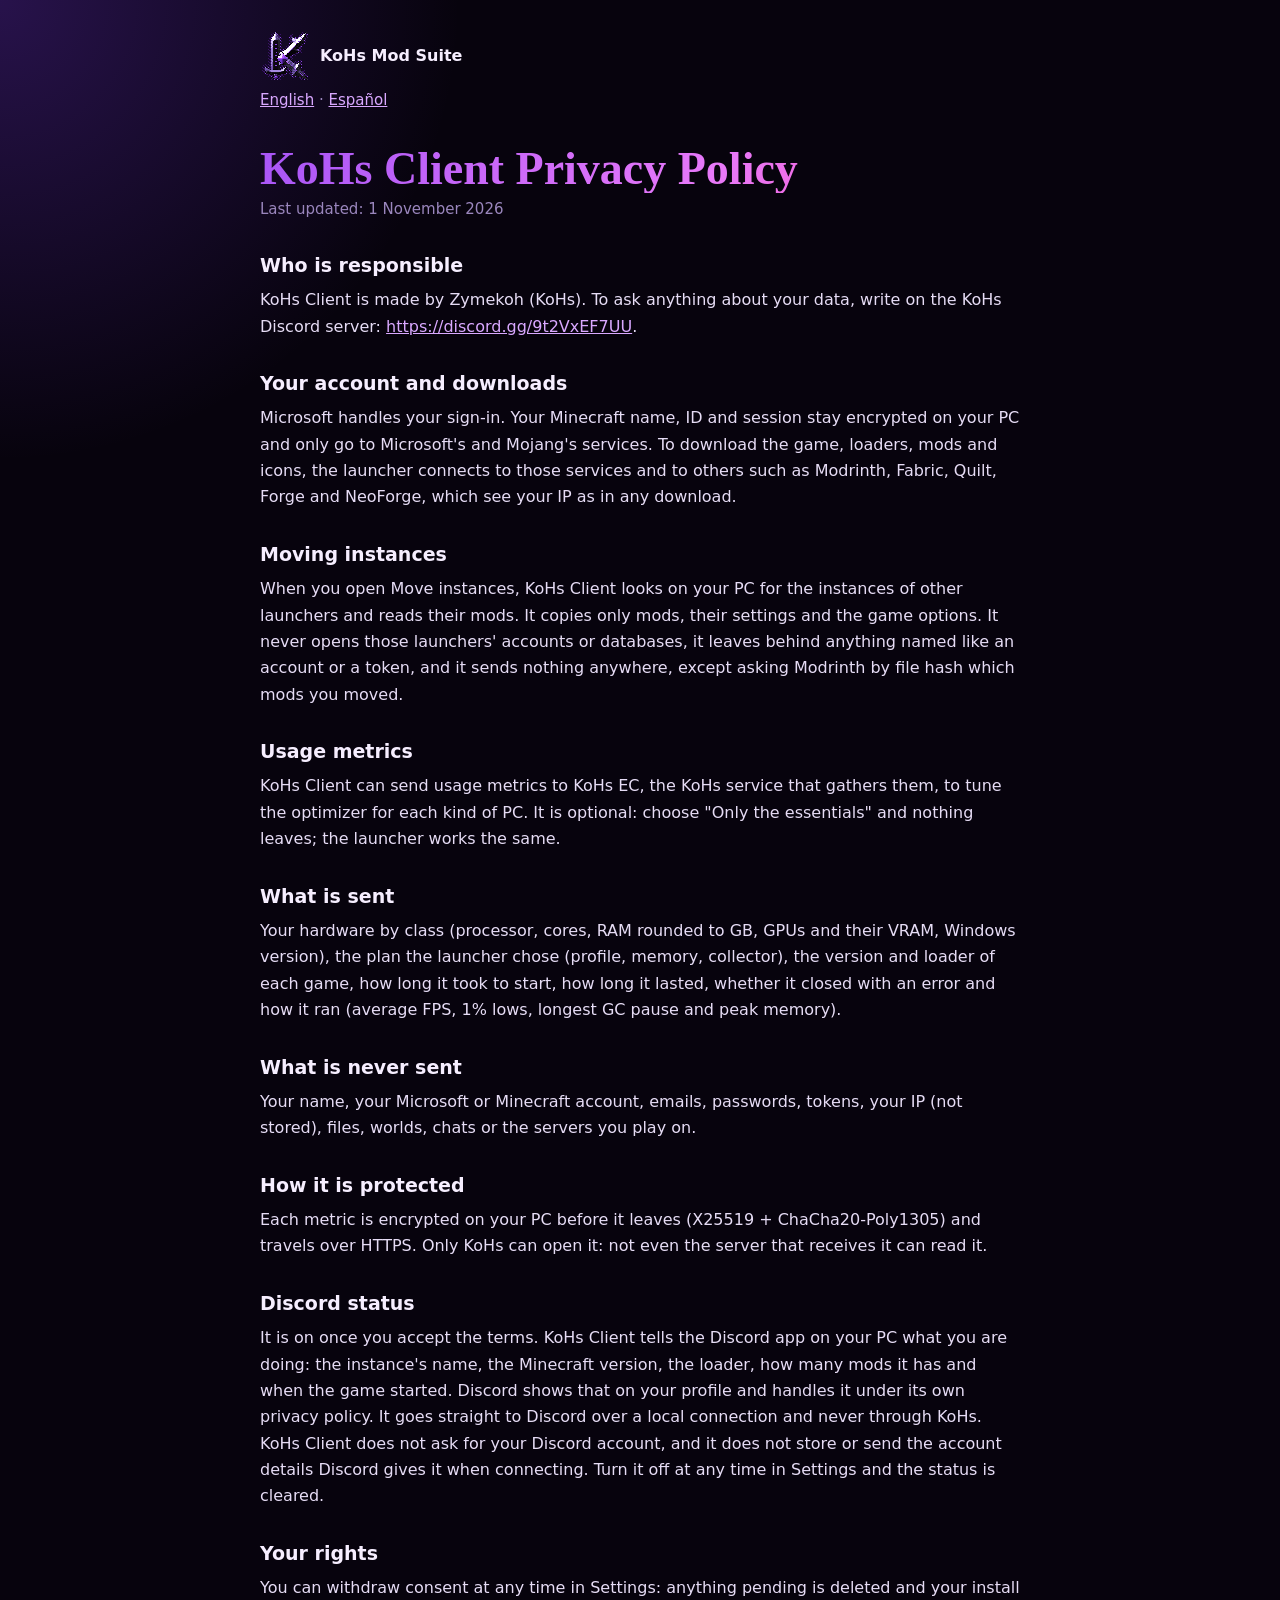
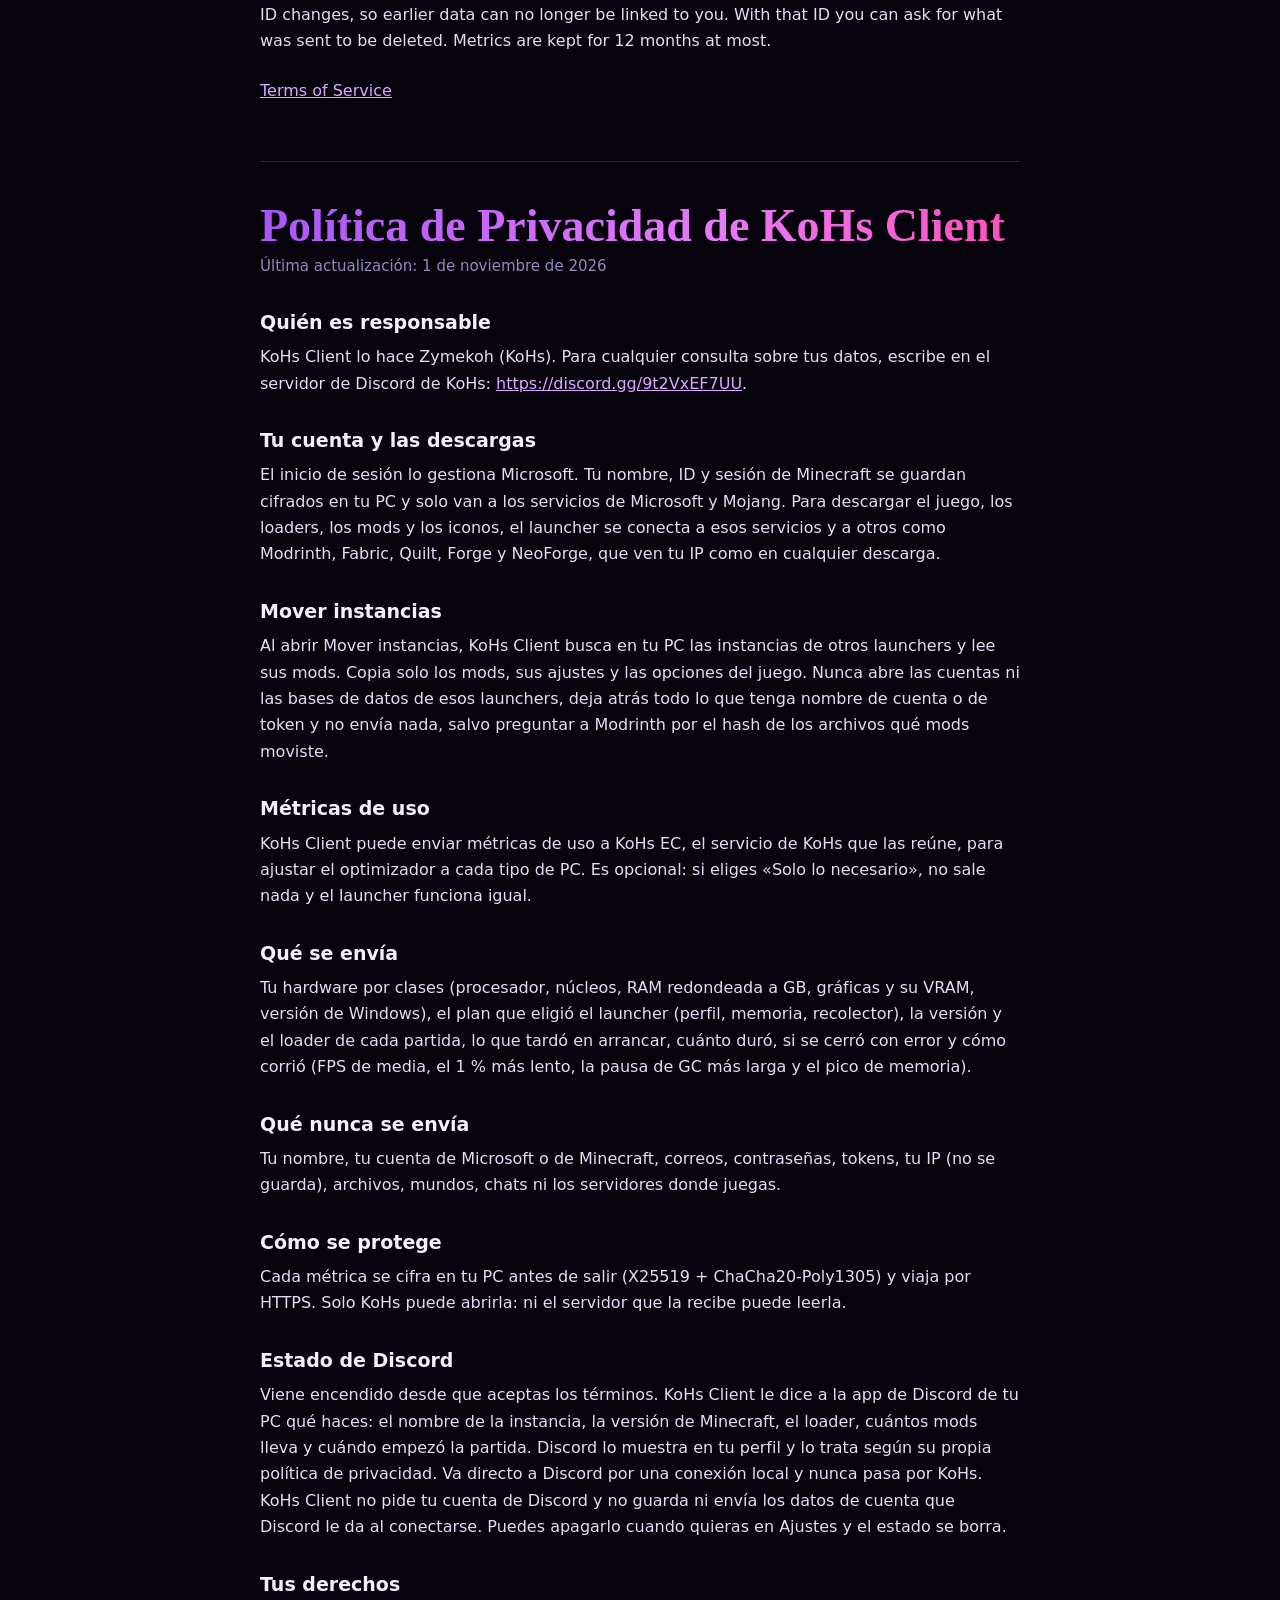
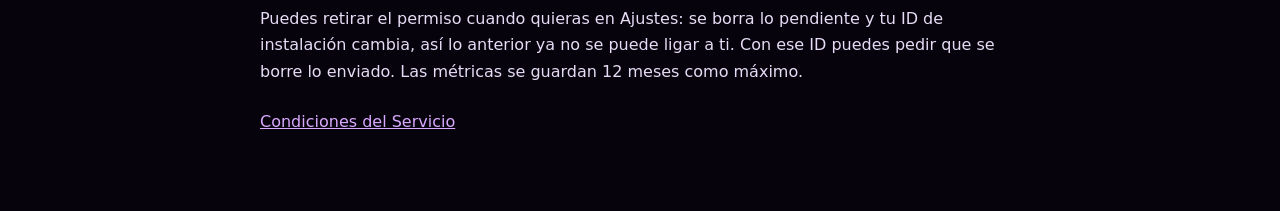
<file: client/privacy.html>
<!doctype html>
<html lang="en">
<head>
  <meta charset="utf-8">
  <meta http-equiv="Content-Security-Policy" content="default-src 'none'; style-src 'unsafe-inline' https://fonts.googleapis.com; font-src https://fonts.gstatic.com; img-src 'self'; base-uri 'none'; form-action 'none'">
  <meta name="viewport" content="width=device-width, initial-scale=1">
  <title>KoHs Client Privacy Policy</title>
  <meta name="description" content="KoHs Client Privacy Policy, in English and Spanish.">
  <meta name="theme-color" content="#a855f7">
  <link rel="icon" href="../assets/img/favicon-32.png" sizes="32x32" type="image/png">
  <link rel="stylesheet" href="https://fonts.googleapis.com/css2?family=Grenze+Gotisch:wght@800..900&amp;family=Outfit:wght@400..600&amp;display=swap">
  <style>
    :root { color-scheme: dark; }
    * { box-sizing: border-box; }
    body {
      margin: 0; padding: 32px 16px 64px; line-height: 1.65;
      font-family: 'Outfit', system-ui, sans-serif; color: #e6dcf5;
      background: radial-gradient(60vmax 60vmax at 0% 0%, rgba(124, 58, 237, .28), transparent 60%), #07030d;
    }
    main { max-width: 760px; margin: 0 auto; }
    header { display: flex; align-items: center; gap: 12px; margin-bottom: 8px; }
    header img { width: 48px; height: 48px; image-rendering: pixelated; }
    header a { color: #f6eeff; text-decoration: none; font-weight: 600; }
    nav { margin: 0 0 24px; font-size: 15px; color: #9a86bd; }
    h1 {
      margin: 32px 0 4px; font-family: 'Grenze Gotisch', serif; font-weight: 800; font-size: clamp(34px, 7vw, 46px); line-height: 1.05;
      background: linear-gradient(115deg, #a855f7, #e879f9 60%, #ff4fb8); -webkit-background-clip: text; background-clip: text; color: transparent;
    }
    h2 { margin: 28px 0 6px; font-size: 19px; font-weight: 600; color: #f6eeff; }
    p { margin: 0 0 12px; }
    .date { color: #9a86bd; font-size: 15px; }
    .other { margin-top: 24px; }
    article + article { margin-top: 56px; padding-top: 8px; border-top: 1px solid rgba(168, 85, 247, .3); }
    a { color: #d9a8ff; overflow-wrap: anywhere; }
    a:focus-visible { outline: 2px solid #ff4fb8; outline-offset: 3px; }
  </style>
</head>
<body>
  <main>
    <header>
      <img src="../assets/img/logo-128.png" alt="" width="48" height="48">
      <a href="../index.html">KoHs Mod Suite</a>
    </header>
    <nav><a href="#en">English</a> · <a href="#es">Español</a></nav>
    <article lang="en" id="en">
      <h1>KoHs Client Privacy Policy</h1>
      <p class="date">Last updated: 1 November 2026</p>
      <h2>Who is responsible</h2>
      <p>KoHs Client is made by Zymekoh (KoHs). To ask anything about your data, write on the KoHs Discord server: <a href="https://discord.gg/9t2VxEF7UU">https://discord.gg/9t2VxEF7UU</a>.</p>
      <h2>Your account and downloads</h2>
      <p>Microsoft handles your sign-in. Your Minecraft name, ID and session stay encrypted on your PC and only go to Microsoft's and Mojang's services. To download the game, loaders, mods and icons, the launcher connects to those services and to others such as Modrinth, Fabric, Quilt, Forge and NeoForge, which see your IP as in any download.</p>
      <h2>Moving instances</h2>
      <p>When you open Move instances, KoHs Client looks on your PC for the instances of other launchers and reads their mods. It copies only mods, their settings and the game options. It never opens those launchers' accounts or databases, it leaves behind anything named like an account or a token, and it sends nothing anywhere, except asking Modrinth by file hash which mods you moved.</p>
      <h2>Usage metrics</h2>
      <p>KoHs Client can send usage metrics to KoHs EC, the KoHs service that gathers them, to tune the optimizer for each kind of PC. It is optional: choose "Only the essentials" and nothing leaves; the launcher works the same.</p>
      <h2>What is sent</h2>
      <p>Your hardware by class (processor, cores, RAM rounded to GB, GPUs and their VRAM, Windows version), the plan the launcher chose (profile, memory, collector), the version and loader of each game, how long it took to start, how long it lasted, whether it closed with an error and how it ran (average FPS, 1% lows, longest GC pause and peak memory).</p>
      <h2>What is never sent</h2>
      <p>Your name, your Microsoft or Minecraft account, emails, passwords, tokens, your IP (not stored), files, worlds, chats or the servers you play on.</p>
      <h2>How it is protected</h2>
      <p>Each metric is encrypted on your PC before it leaves (X25519 + ChaCha20-Poly1305) and travels over HTTPS. Only KoHs can open it: not even the server that receives it can read it.</p>
      <h2>Discord status</h2>
      <p>It is on once you accept the terms. KoHs Client tells the Discord app on your PC what you are doing: the instance's name, the Minecraft version, the loader, how many mods it has and when the game started. Discord shows that on your profile and handles it under its own privacy policy. It goes straight to Discord over a local connection and never through KoHs. KoHs Client does not ask for your Discord account, and it does not store or send the account details Discord gives it when connecting. Turn it off at any time in Settings and the status is cleared.</p>
      <h2>Your rights</h2>
      <p>You can withdraw consent at any time in Settings: anything pending is deleted and your install ID changes, so earlier data can no longer be linked to you. With that ID you can ask for what was sent to be deleted. Metrics are kept for 12 months at most.</p>
      <p class="other"><a href="terms.html">Terms of Service</a></p>
    </article>
    <article lang="es" id="es">
      <h1>Política de Privacidad de KoHs Client</h1>
      <p class="date">Última actualización: 1 de noviembre de 2026</p>
      <h2>Quién es responsable</h2>
      <p>KoHs Client lo hace Zymekoh (KoHs). Para cualquier consulta sobre tus datos, escribe en el servidor de Discord de KoHs: <a href="https://discord.gg/9t2VxEF7UU">https://discord.gg/9t2VxEF7UU</a>.</p>
      <h2>Tu cuenta y las descargas</h2>
      <p>El inicio de sesión lo gestiona Microsoft. Tu nombre, ID y sesión de Minecraft se guardan cifrados en tu PC y solo van a los servicios de Microsoft y Mojang. Para descargar el juego, los loaders, los mods y los iconos, el launcher se conecta a esos servicios y a otros como Modrinth, Fabric, Quilt, Forge y NeoForge, que ven tu IP como en cualquier descarga.</p>
      <h2>Mover instancias</h2>
      <p>Al abrir Mover instancias, KoHs Client busca en tu PC las instancias de otros launchers y lee sus mods. Copia solo los mods, sus ajustes y las opciones del juego. Nunca abre las cuentas ni las bases de datos de esos launchers, deja atrás todo lo que tenga nombre de cuenta o de token y no envía nada, salvo preguntar a Modrinth por el hash de los archivos qué mods moviste.</p>
      <h2>Métricas de uso</h2>
      <p>KoHs Client puede enviar métricas de uso a KoHs EC, el servicio de KoHs que las reúne, para ajustar el optimizador a cada tipo de PC. Es opcional: si eliges «Solo lo necesario», no sale nada y el launcher funciona igual.</p>
      <h2>Qué se envía</h2>
      <p>Tu hardware por clases (procesador, núcleos, RAM redondeada a GB, gráficas y su VRAM, versión de Windows), el plan que eligió el launcher (perfil, memoria, recolector), la versión y el loader de cada partida, lo que tardó en arrancar, cuánto duró, si se cerró con error y cómo corrió (FPS de media, el 1 % más lento, la pausa de GC más larga y el pico de memoria).</p>
      <h2>Qué nunca se envía</h2>
      <p>Tu nombre, tu cuenta de Microsoft o de Minecraft, correos, contraseñas, tokens, tu IP (no se guarda), archivos, mundos, chats ni los servidores donde juegas.</p>
      <h2>Cómo se protege</h2>
      <p>Cada métrica se cifra en tu PC antes de salir (X25519 + ChaCha20-Poly1305) y viaja por HTTPS. Solo KoHs puede abrirla: ni el servidor que la recibe puede leerla.</p>
      <h2>Estado de Discord</h2>
      <p>Viene encendido desde que aceptas los términos. KoHs Client le dice a la app de Discord de tu PC qué haces: el nombre de la instancia, la versión de Minecraft, el loader, cuántos mods lleva y cuándo empezó la partida. Discord lo muestra en tu perfil y lo trata según su propia política de privacidad. Va directo a Discord por una conexión local y nunca pasa por KoHs. KoHs Client no pide tu cuenta de Discord y no guarda ni envía los datos de cuenta que Discord le da al conectarse. Puedes apagarlo cuando quieras en Ajustes y el estado se borra.</p>
      <h2>Tus derechos</h2>
      <p>Puedes retirar el permiso cuando quieras en Ajustes: se borra lo pendiente y tu ID de instalación cambia, así lo anterior ya no se puede ligar a ti. Con ese ID puedes pedir que se borre lo enviado. Las métricas se guardan 12 meses como máximo.</p>
      <p class="other"><a href="terms.html">Condiciones del Servicio</a></p>
    </article>
  </main>
</body>
</html>
</file>
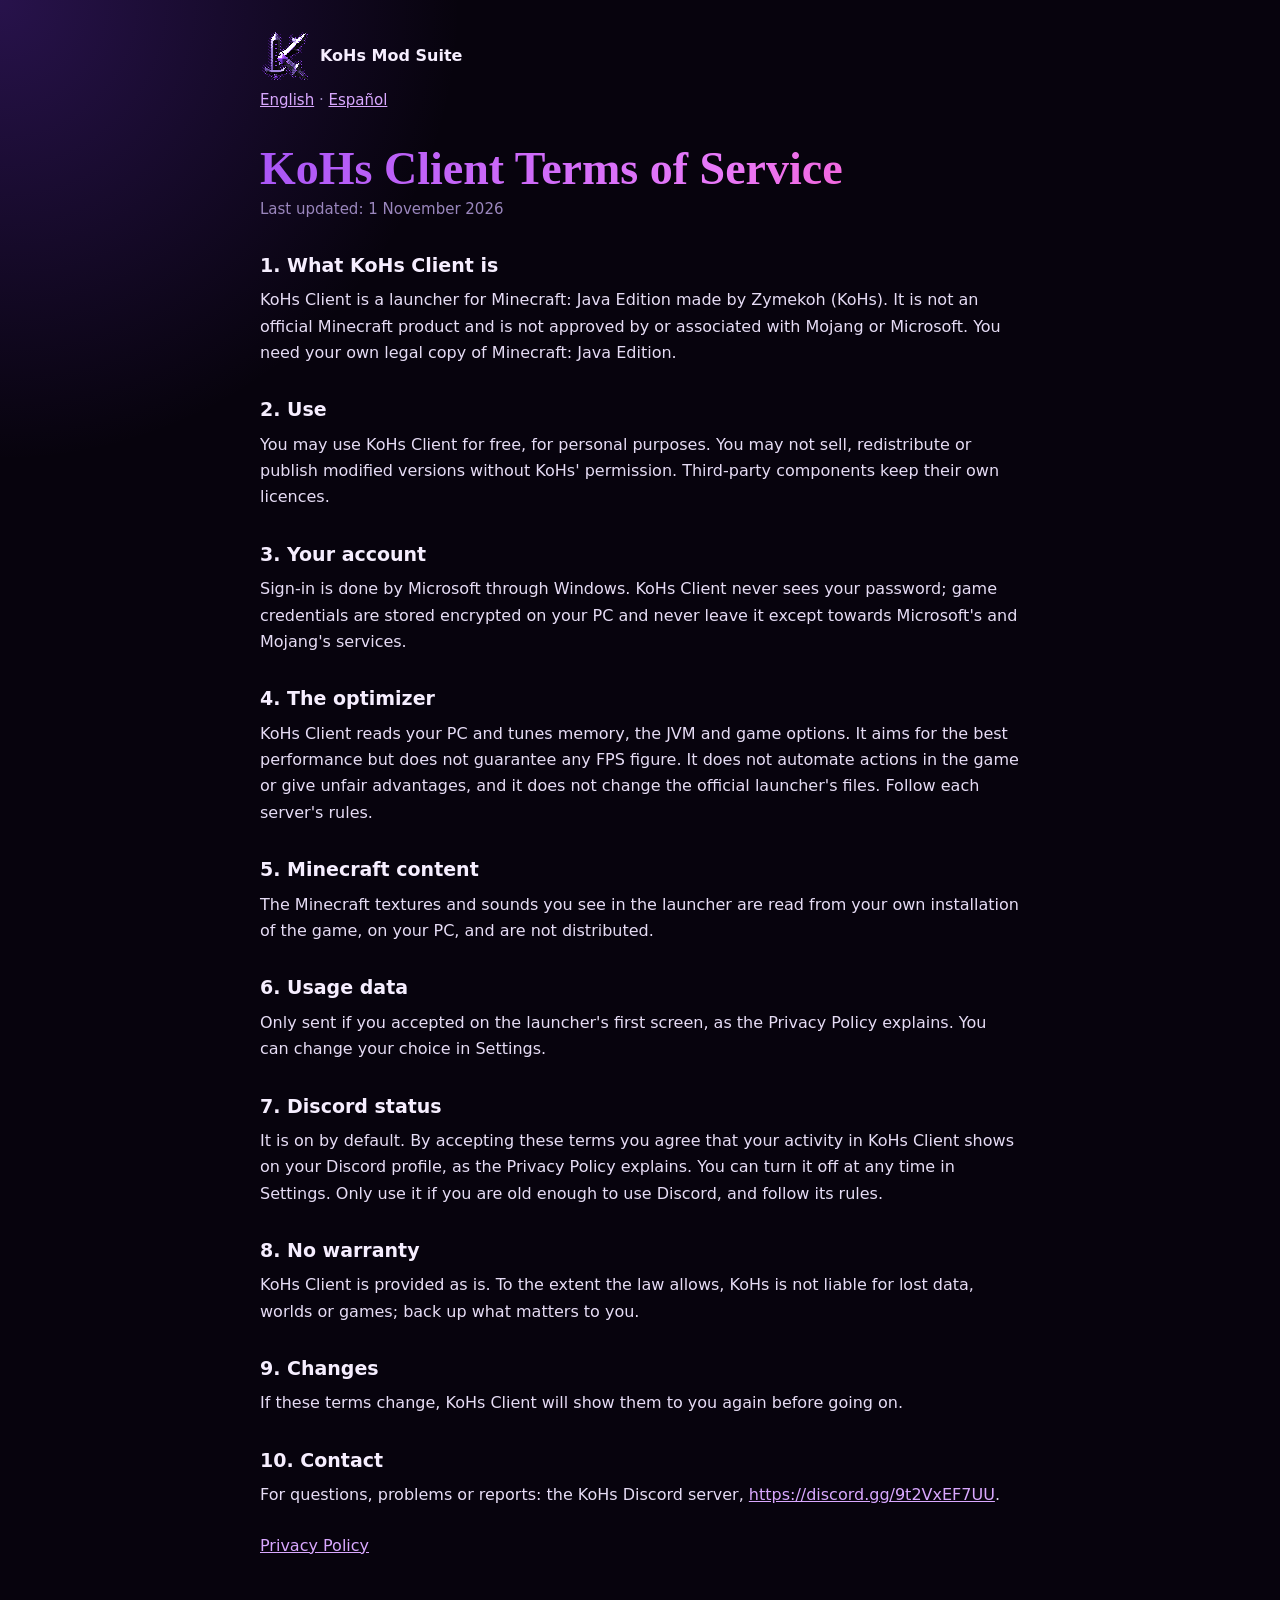
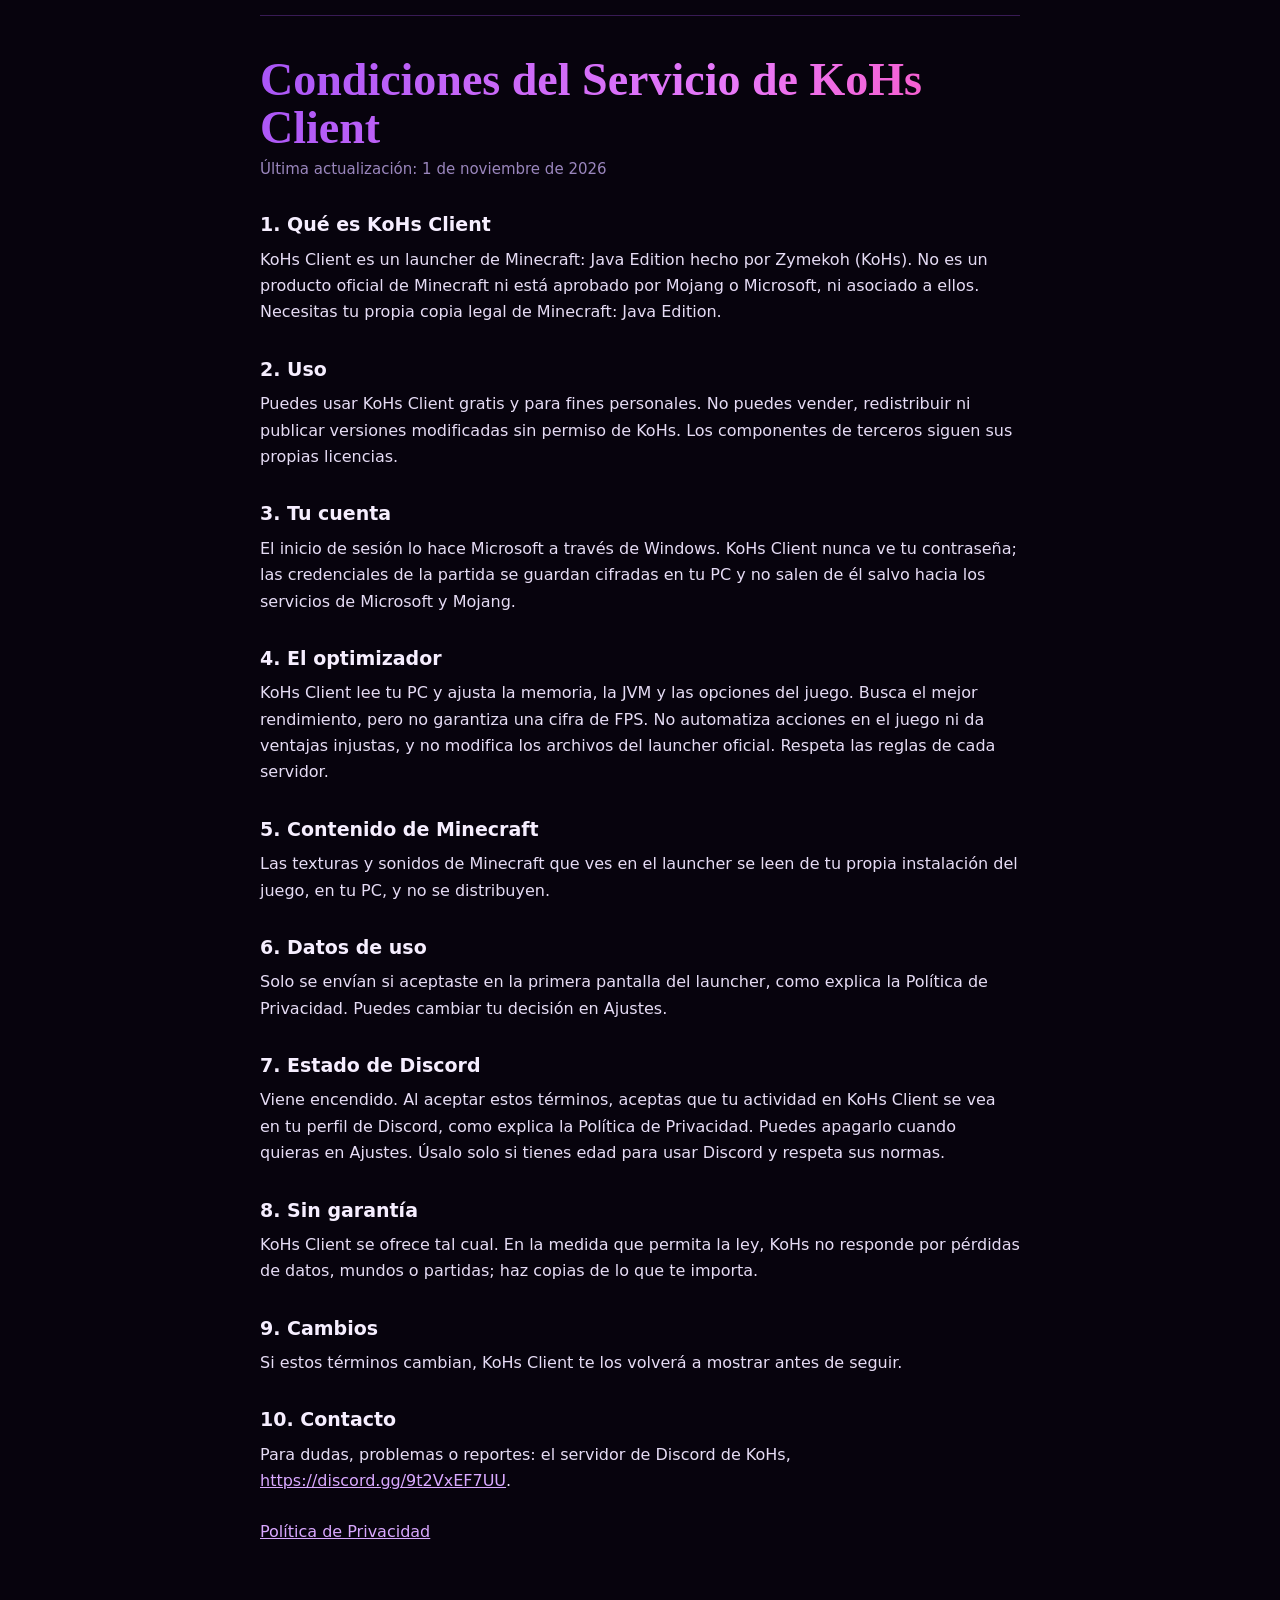
<file: client/terms.html>
<!doctype html>
<html lang="en">
<head>
  <meta charset="utf-8">
  <meta http-equiv="Content-Security-Policy" content="default-src 'none'; style-src 'unsafe-inline' https://fonts.googleapis.com; font-src https://fonts.gstatic.com; img-src 'self'; base-uri 'none'; form-action 'none'">
  <meta name="viewport" content="width=device-width, initial-scale=1">
  <title>KoHs Client Terms of Service</title>
  <meta name="description" content="KoHs Client Terms of Service, in English and Spanish.">
  <meta name="theme-color" content="#a855f7">
  <link rel="icon" href="../assets/img/favicon-32.png" sizes="32x32" type="image/png">
  <link rel="stylesheet" href="https://fonts.googleapis.com/css2?family=Grenze+Gotisch:wght@800..900&amp;family=Outfit:wght@400..600&amp;display=swap">
  <style>
    :root { color-scheme: dark; }
    * { box-sizing: border-box; }
    body {
      margin: 0; padding: 32px 16px 64px; line-height: 1.65;
      font-family: 'Outfit', system-ui, sans-serif; color: #e6dcf5;
      background: radial-gradient(60vmax 60vmax at 0% 0%, rgba(124, 58, 237, .28), transparent 60%), #07030d;
    }
    main { max-width: 760px; margin: 0 auto; }
    header { display: flex; align-items: center; gap: 12px; margin-bottom: 8px; }
    header img { width: 48px; height: 48px; image-rendering: pixelated; }
    header a { color: #f6eeff; text-decoration: none; font-weight: 600; }
    nav { margin: 0 0 24px; font-size: 15px; color: #9a86bd; }
    h1 {
      margin: 32px 0 4px; font-family: 'Grenze Gotisch', serif; font-weight: 800; font-size: clamp(34px, 7vw, 46px); line-height: 1.05;
      background: linear-gradient(115deg, #a855f7, #e879f9 60%, #ff4fb8); -webkit-background-clip: text; background-clip: text; color: transparent;
    }
    h2 { margin: 28px 0 6px; font-size: 19px; font-weight: 600; color: #f6eeff; }
    p { margin: 0 0 12px; }
    .date { color: #9a86bd; font-size: 15px; }
    .other { margin-top: 24px; }
    article + article { margin-top: 56px; padding-top: 8px; border-top: 1px solid rgba(168, 85, 247, .3); }
    a { color: #d9a8ff; overflow-wrap: anywhere; }
    a:focus-visible { outline: 2px solid #ff4fb8; outline-offset: 3px; }
  </style>
</head>
<body>
  <main>
    <header>
      <img src="../assets/img/logo-128.png" alt="" width="48" height="48">
      <a href="../index.html">KoHs Mod Suite</a>
    </header>
    <nav><a href="#en">English</a> · <a href="#es">Español</a></nav>
    <article lang="en" id="en">
      <h1>KoHs Client Terms of Service</h1>
      <p class="date">Last updated: 1 November 2026</p>
      <h2>1. What KoHs Client is</h2>
      <p>KoHs Client is a launcher for Minecraft: Java Edition made by Zymekoh (KoHs). It is not an official Minecraft product and is not approved by or associated with Mojang or Microsoft. You need your own legal copy of Minecraft: Java Edition.</p>
      <h2>2. Use</h2>
      <p>You may use KoHs Client for free, for personal purposes. You may not sell, redistribute or publish modified versions without KoHs' permission. Third-party components keep their own licences.</p>
      <h2>3. Your account</h2>
      <p>Sign-in is done by Microsoft through Windows. KoHs Client never sees your password; game credentials are stored encrypted on your PC and never leave it except towards Microsoft's and Mojang's services.</p>
      <h2>4. The optimizer</h2>
      <p>KoHs Client reads your PC and tunes memory, the JVM and game options. It aims for the best performance but does not guarantee any FPS figure. It does not automate actions in the game or give unfair advantages, and it does not change the official launcher's files. Follow each server's rules.</p>
      <h2>5. Minecraft content</h2>
      <p>The Minecraft textures and sounds you see in the launcher are read from your own installation of the game, on your PC, and are not distributed.</p>
      <h2>6. Usage data</h2>
      <p>Only sent if you accepted on the launcher's first screen, as the Privacy Policy explains. You can change your choice in Settings.</p>
      <h2>7. Discord status</h2>
      <p>It is on by default. By accepting these terms you agree that your activity in KoHs Client shows on your Discord profile, as the Privacy Policy explains. You can turn it off at any time in Settings. Only use it if you are old enough to use Discord, and follow its rules.</p>
      <h2>8. No warranty</h2>
      <p>KoHs Client is provided as is. To the extent the law allows, KoHs is not liable for lost data, worlds or games; back up what matters to you.</p>
      <h2>9. Changes</h2>
      <p>If these terms change, KoHs Client will show them to you again before going on.</p>
      <h2>10. Contact</h2>
      <p>For questions, problems or reports: the KoHs Discord server, <a href="https://discord.gg/9t2VxEF7UU">https://discord.gg/9t2VxEF7UU</a>.</p>
      <p class="other"><a href="privacy.html">Privacy Policy</a></p>
    </article>
    <article lang="es" id="es">
      <h1>Condiciones del Servicio de KoHs Client</h1>
      <p class="date">Última actualización: 1 de noviembre de 2026</p>
      <h2>1. Qué es KoHs Client</h2>
      <p>KoHs Client es un launcher de Minecraft: Java Edition hecho por Zymekoh (KoHs). No es un producto oficial de Minecraft ni está aprobado por Mojang o Microsoft, ni asociado a ellos. Necesitas tu propia copia legal de Minecraft: Java Edition.</p>
      <h2>2. Uso</h2>
      <p>Puedes usar KoHs Client gratis y para fines personales. No puedes vender, redistribuir ni publicar versiones modificadas sin permiso de KoHs. Los componentes de terceros siguen sus propias licencias.</p>
      <h2>3. Tu cuenta</h2>
      <p>El inicio de sesión lo hace Microsoft a través de Windows. KoHs Client nunca ve tu contraseña; las credenciales de la partida se guardan cifradas en tu PC y no salen de él salvo hacia los servicios de Microsoft y Mojang.</p>
      <h2>4. El optimizador</h2>
      <p>KoHs Client lee tu PC y ajusta la memoria, la JVM y las opciones del juego. Busca el mejor rendimiento, pero no garantiza una cifra de FPS. No automatiza acciones en el juego ni da ventajas injustas, y no modifica los archivos del launcher oficial. Respeta las reglas de cada servidor.</p>
      <h2>5. Contenido de Minecraft</h2>
      <p>Las texturas y sonidos de Minecraft que ves en el launcher se leen de tu propia instalación del juego, en tu PC, y no se distribuyen.</p>
      <h2>6. Datos de uso</h2>
      <p>Solo se envían si aceptaste en la primera pantalla del launcher, como explica la Política de Privacidad. Puedes cambiar tu decisión en Ajustes.</p>
      <h2>7. Estado de Discord</h2>
      <p>Viene encendido. Al aceptar estos términos, aceptas que tu actividad en KoHs Client se vea en tu perfil de Discord, como explica la Política de Privacidad. Puedes apagarlo cuando quieras en Ajustes. Úsalo solo si tienes edad para usar Discord y respeta sus normas.</p>
      <h2>8. Sin garantía</h2>
      <p>KoHs Client se ofrece tal cual. En la medida que permita la ley, KoHs no responde por pérdidas de datos, mundos o partidas; haz copias de lo que te importa.</p>
      <h2>9. Cambios</h2>
      <p>Si estos términos cambian, KoHs Client te los volverá a mostrar antes de seguir.</p>
      <h2>10. Contacto</h2>
      <p>Para dudas, problemas o reportes: el servidor de Discord de KoHs, <a href="https://discord.gg/9t2VxEF7UU">https://discord.gg/9t2VxEF7UU</a>.</p>
      <p class="other"><a href="privacy.html">Política de Privacidad</a></p>
    </article>
  </main>
</body>
</html>
</file>
<file: assets/css/styles.css>
/* ==========================================================================
   KoHs Mod Suite
   ========================================================================== */

:root {
  --font-display: 'Grenze Gotisch', 'Times New Roman', serif;
  --font-body: 'Outfit', system-ui, -apple-system, 'Segoe UI', Roboto, sans-serif;
  --font-mono: 'JetBrains Mono', ui-monospace, SFMono-Regular, Menlo, Consolas, monospace;

  --container: 1240px;
  --gutter: clamp(16px, 4vw, 40px);
  --nav-h: 68px;
  --radius: 16px;
  --radius-sm: 12px;
  --ease: cubic-bezier(.22, 1, .36, 1);
  --ease-in-out: cubic-bezier(.65, 0, .35, 1);

  /* dark theme (default) */
  --bg: #07030d;
  --bg-2: #0d0619;
  --card: #110820;
  --card-2: #1a0d30;
  --surface: rgba(24, 12, 44, .66);
  --surface-2: rgba(40, 19, 70, .72);
  --line: rgba(192, 132, 252, .15);
  --line-2: rgba(216, 180, 254, .28);
  --text: #f6eeff;
  --text-2: #cdbbe8;
  --text-3: #9a86bd;
  --violet: #7c3aed;
  --purple: #a855f7;
  --lilac: #d8b4fe;
  --fuchsia: #e879f9;
  --pink: #ff4fb8;
  --pink-2: #f9a8d4;
  --accent-text: #f0abfc;
  --grad: linear-gradient(115deg, #7c3aed 0%, #a855f7 38%, #e879f9 70%, #ff4fb8 100%);
  --grad-soft: linear-gradient(115deg, rgba(124, 58, 237, .2), rgba(255, 79, 184, .14));
  --glow: 0 0 28px -6px rgba(168, 85, 247, .7);
  --grid-line: rgba(168, 85, 247, .075);
  --nav-bg: rgba(7, 3, 13, .72);
  --backdrop: rgba(4, 1, 9, .76);
  --noise-opacity: .05;
}

:root[data-theme="light"] {
  --bg: #f7f1ff;
  --bg-2: #efe4ff;
  --card: #ffffff;
  --card-2: #faf5ff;
  --surface: rgba(255, 255, 255, .74);
  --surface-2: rgba(255, 255, 255, .92);
  --line: rgba(109, 40, 217, .14);
  --line-2: rgba(109, 40, 217, .26);
  --text: #1c0a35;
  --text-2: #4a2f72;
  --text-3: #74609a;
  --violet: #6d28d9;
  --purple: #9333ea;
  --lilac: #7e22ce;
  --fuchsia: #c026d3;
  --pink: #db2777;
  --pink-2: #be185d;
  --accent-text: #a21caf;
  --grad: linear-gradient(115deg, #6d28d9 0%, #9333ea 38%, #c026d3 70%, #db2777 100%);
  --grad-soft: linear-gradient(115deg, rgba(124, 58, 237, .1), rgba(219, 39, 119, .08));
  --glow: 0 0 26px -8px rgba(147, 51, 234, .55);
  --grid-line: rgba(109, 40, 217, .07);
  --nav-bg: rgba(247, 241, 255, .78);
  --backdrop: rgba(40, 16, 72, .5);
  --noise-opacity: .03;
}

/* ---------- Base ---------- */

*, *::before, *::after { box-sizing: border-box; }

html {
  -webkit-text-size-adjust: 100%;
  text-size-adjust: 100%;
  scroll-behavior: smooth;
  scroll-padding-top: calc(var(--nav-h) + 16px);
  scrollbar-color: var(--purple) var(--bg);
  scrollbar-width: thin;
}

html.is-locked { overflow: hidden; }

body {
  margin: 0;
  min-height: 100vh;
  font-family: var(--font-body);
  font-size: 1rem;
  line-height: 1.6;
  color: var(--text);
  background: var(--bg);
  -webkit-font-smoothing: antialiased;
  -moz-osx-font-smoothing: grayscale;
  overflow-x: hidden;
  overflow-x: clip;
  transition: background-color .4s ease, color .4s ease;
}

img, svg, video, canvas { display: block; max-width: 100%; }
img { height: auto; }
a { color: inherit; text-decoration: none; }
button, input, select, textarea { font: inherit; color: inherit; }
button { cursor: pointer; background: none; border: 0; padding: 0; }
[hidden] { display: none !important; }

::selection { background: rgba(255, 79, 184, .35); color: var(--text); }
:focus-visible { outline: 2px solid var(--pink); outline-offset: 3px; }

::-webkit-scrollbar { width: 10px; height: 10px; }
::-webkit-scrollbar-track { background: var(--bg); }
::-webkit-scrollbar-thumb { background: linear-gradient(var(--violet), var(--pink)); border-radius: 10px; border: 2px solid var(--bg); }

.sprite { position: absolute; width: 0; height: 0; overflow: hidden; }
.icon { width: 1.15em; height: 1.15em; flex: none; }
.container { width: 100%; max-width: var(--container); margin-inline: auto; padding-inline: var(--gutter); }
.center { display: flex; justify-content: center; }

.sr-only {
  position: absolute; width: 1px; height: 1px; padding: 0; margin: -1px;
  overflow: hidden; clip: rect(0 0 0 0); white-space: nowrap; border: 0;
}

.skip-link {
  position: fixed; left: 16px; top: -64px; z-index: 1000;
  padding: 10px 16px; border-radius: 10px;
  background: var(--card); border: 1px solid var(--line-2);
  transition: top .2s var(--ease);
}
.skip-link:focus { top: 16px; }

/* ---------- Preloader ---------- */

.preloader {
  position: fixed; inset: 0; z-index: 999;
  display: grid; place-content: center; justify-items: center; gap: 12px;
  background: var(--bg);
  transition: opacity .6s var(--ease), visibility .6s;
  animation: preloader-out .6s 4s forwards;
}
html:not(.js) .preloader { display: none; }
.preloader.is-done { opacity: 0; visibility: hidden; pointer-events: none; }
.preloader__mark {
  width: 128px; height: 128px; image-rendering: pixelated;
  filter: drop-shadow(0 0 18px rgba(255, 79, 184, .55));
}
.preloader__word {
  font-family: var(--font-display); font-weight: 800; font-size: 44px; line-height: 1;
  background: var(--grad); -webkit-background-clip: text; background-clip: text; color: transparent;
}
.preloader__bar { width: 140px; height: 3px; border-radius: 3px; background: var(--line); overflow: hidden; }
.preloader__bar span { display: block; width: 40%; height: 100%; background: var(--grad); animation: preloader-bar 1s var(--ease-in-out) infinite; }

@keyframes preloader-bar { from { transform: translateX(-100%); } to { transform: translateX(260%); } }
@keyframes preloader-out { to { opacity: 0; visibility: hidden; pointer-events: none; } }

/* ---------- Page chrome ---------- */

.scroll-progress {
  position: fixed; top: 0; left: 0; right: 0; z-index: 200; height: 3px;
  background: var(--grad);
  transform-origin: 0 50%;
  transform: scaleX(var(--progress, 0));
  box-shadow: 0 0 12px rgba(255, 79, 184, .6);
  pointer-events: none;
}

.backdrop { position: fixed; inset: 0; z-index: -1; overflow: hidden; pointer-events: none; }
.backdrop__glow { position: absolute; border-radius: 50%; opacity: .6; will-change: transform; }
.backdrop__glow--a {
  width: 60vmax; height: 60vmax; left: -22vmax; top: -24vmax;
  background: radial-gradient(circle, rgba(124, 58, 237, .55), transparent 62%);
  animation: drift-a 26s ease-in-out infinite alternate;
}
.backdrop__glow--b {
  width: 52vmax; height: 52vmax; right: -20vmax; top: 28vh;
  background: radial-gradient(circle, rgba(255, 79, 184, .32), transparent 62%);
  animation: drift-b 30s ease-in-out infinite alternate;
}
.backdrop__glow--c {
  width: 46vmax; height: 46vmax; left: 18vw; bottom: -26vmax;
  background: radial-gradient(circle, rgba(168, 85, 247, .38), transparent 62%);
  animation: drift-c 34s ease-in-out infinite alternate;
}
[data-theme="light"] .backdrop__glow { opacity: .45; }
.backdrop__grid {
  position: absolute; inset: 0;
  background-image:
    linear-gradient(var(--grid-line) 1px, transparent 1px),
    linear-gradient(90deg, var(--grid-line) 1px, transparent 1px);
  background-size: 48px 48px;
  -webkit-mask-image: radial-gradient(ellipse 90% 70% at 50% 0%, #000 10%, transparent 75%);
  mask-image: radial-gradient(ellipse 90% 70% at 50% 0%, #000 10%, transparent 75%);
}
.backdrop__noise {
  position: absolute; inset: 0; opacity: var(--noise-opacity);
  background-image: url("data:image/svg+xml,%3Csvg xmlns='http://www.w3.org/2000/svg' width='160' height='160'%3E%3Cfilter id='n'%3E%3CfeTurbulence type='fractalNoise' baseFrequency='.85' numOctaves='3' stitchTiles='stitch'/%3E%3C/filter%3E%3Crect width='100%25' height='100%25' filter='url(%23n)'/%3E%3C/svg%3E");
}

@keyframes drift-a { to { transform: translate(8vmax, 6vmax) scale(1.1); } }
@keyframes drift-b { to { transform: translate(-6vmax, -8vmax) scale(1.15); } }
@keyframes drift-c { to { transform: translate(-10vmax, -4vmax) scale(.9); } }

/* ---------- Buttons ---------- */

.btn {
  --n: 10px;
  --tx: 0px; --ty: 0px;
  position: relative;
  display: inline-flex; align-items: center; justify-content: center; gap: 10px;
  min-height: 46px; padding: 12px 22px;
  font-weight: 600; font-size: 15px; line-height: 1.1; letter-spacing: .01em; white-space: nowrap;
  isolation: isolate; overflow: hidden;
  clip-path: polygon(var(--n) 0, 100% 0, 100% calc(100% - var(--n)), calc(100% - var(--n)) 100%, 0 100%, 0 var(--n));
  transform: translate(var(--tx), var(--ty));
  transition: transform .3s var(--ease), background-position .6s var(--ease), color .2s;
}
.btn .icon { width: 18px; height: 18px; }
.btn--sm { --n: 8px; min-height: 40px; padding: 9px 16px; font-size: 14px; }
.btn--lg { --n: 12px; min-height: 54px; padding: 15px 28px; font-size: 16px; }

.btn--primary { color: #fff; background: var(--grad); background-size: 180% 100%; }
.btn--primary:hover { background-position: 100% 0; }
.btn--primary::after {
  content: ''; position: absolute; inset: 0; z-index: -1;
  background: linear-gradient(105deg, transparent 35%, rgba(255, 255, 255, .45) 50%, transparent 65%);
  transform: translateX(-120%);
  transition: transform .8s var(--ease);
}
.btn--primary:hover::after { transform: translateX(120%); }

.btn--ghost { color: var(--text); background: var(--line-2); }
.btn--ghost::before {
  content: ''; position: absolute; inset: 1px; z-index: -1;
  background: var(--card);
  clip-path: polygon(calc(var(--n) - .41px) 0, 100% 0, 100% calc(100% - var(--n) + .41px), calc(100% - var(--n) + .41px) 100%, 0 100%, 0 calc(var(--n) - .41px));
  transition: background .3s;
}
.btn--ghost:hover { background: var(--grad); }
.btn--ghost:hover::before { background: var(--card-2); }

.icon-btn {
  display: inline-grid; place-items: center;
  width: 42px; height: 42px; flex: none;
  border-radius: 12px; border: 1px solid var(--line-2);
  background: var(--surface); color: var(--text);
  transition: transform .25s var(--ease), border-color .25s, box-shadow .25s, background .25s;
}
.icon-btn:hover { border-color: var(--pink); box-shadow: var(--glow); transform: translateY(-2px); }
.icon-btn .icon { width: 20px; height: 20px; }

/* ---------- Navigation ---------- */

.nav { position: fixed; inset: 0 0 auto; z-index: 100; height: var(--nav-h); }
.nav::before {
  content: ''; position: absolute; inset: 0; z-index: -1;
  background: var(--nav-bg);
  border-bottom: 1px solid var(--line);
  -webkit-backdrop-filter: blur(16px) saturate(140%);
  backdrop-filter: blur(16px) saturate(140%);
  opacity: 0;
  transition: opacity .35s ease;
}
.nav.is-scrolled::before { opacity: 1; }
.nav__inner { height: 100%; display: flex; align-items: center; gap: 20px; }

.brand { display: inline-flex; align-items: center; gap: 10px; flex: none; }
.brand__mark { width: 42px; height: 42px; filter: drop-shadow(0 0 10px rgba(168, 85, 247, .5)); transition: transform .3s var(--ease); }
.brand:hover .brand__mark { transform: scale(1.12); }
.brand__text { display: flex; flex-direction: column; line-height: 1; }
.brand__kohs {
  font-family: var(--font-display); font-weight: 800; font-size: 25px;
  background: var(--grad); -webkit-background-clip: text; background-clip: text; color: transparent;
}
.brand__suite { margin-top: 3px; font-family: var(--font-mono); font-size: 9.5px; letter-spacing: .3em; text-transform: uppercase; color: var(--text-3); }

.nav__menu { margin-left: auto; }
.nav__links { display: flex; gap: 2px; margin: 0; padding: 0; list-style: none; }
.nav__links a {
  position: relative; display: inline-flex; align-items: baseline; gap: 6px;
  padding: 8px 12px; border-radius: 10px;
  font-weight: 500; color: var(--text-2);
  transition: color .2s, background .2s;
}
.nav__links a::after {
  content: ''; position: absolute; left: 14px; right: 14px; bottom: 3px; height: 2px;
  border-radius: 2px; background: var(--grad);
  transform: scaleX(0); transform-origin: left;
  transition: transform .4s var(--ease);
}
.nav__links a:hover, .nav__links a.is-active { color: var(--text); }
.nav__links a:hover::after, .nav__links a.is-active::after { transform: scaleX(1); }
.nav__num { font-family: var(--font-mono); font-size: 10px; color: var(--pink); }
.nav__menu-foot { display: none; }
.nav__actions { display: flex; align-items: center; gap: 10px; }

.theme-toggle .icon--moon { display: none; }
[data-theme="light"] .theme-toggle .icon--sun { display: none; }
[data-theme="light"] .theme-toggle .icon--moon { display: block; }
.theme-toggle:active .icon { transform: rotate(-30deg) scale(.9); }
.theme-toggle .icon { transition: transform .3s var(--ease); }

.nav__toggle { display: none; }

@media (max-width: 1099.98px) {
  .nav__cta span { display: none; }
  .nav__cta { padding-inline: 12px; }
  .nav__toggle {
    display: inline-grid; place-content: center; gap: 5px;
    width: 44px; height: 44px; border-radius: 12px;
    border: 1px solid var(--line-2); background: var(--surface);
  }
  .nav__toggle span { display: block; width: 20px; height: 2px; border-radius: 2px; background: var(--text); transition: transform .4s var(--ease), opacity .2s; }
  .menu-open .nav__toggle span:nth-child(1) { transform: translateY(7px) rotate(45deg); }
  .menu-open .nav__toggle span:nth-child(2) { opacity: 0; }
  .menu-open .nav__toggle span:nth-child(3) { transform: translateY(-7px) rotate(-45deg); }

  .nav__menu {
    position: fixed; inset: 0; z-index: -2;
    display: flex; flex-direction: column; justify-content: center;
    padding: calc(var(--nav-h) + 24px) var(--gutter) max(40px, env(safe-area-inset-bottom));
    background: radial-gradient(120% 60% at 100% 0%, rgba(168, 85, 247, .2), transparent 60%), radial-gradient(90% 50% at 0% 100%, rgba(255, 79, 184, .12), transparent 60%), var(--bg);
    clip-path: circle(0 at calc(100% - 42px) 34px);
    visibility: hidden;
    transition: clip-path .7s var(--ease-in-out), visibility 0s .7s;
  }
  .menu-open .nav__menu { clip-path: circle(150% at calc(100% - 42px) 34px); visibility: visible; transition: clip-path .7s var(--ease-in-out); }
  .nav__links { flex-direction: column; gap: 4px; }
  .nav__links a {
    padding: 2px 0; font-family: var(--font-display); font-weight: 700;
    font-size: clamp(44px, 12vw, 68px); line-height: 1.1; color: var(--text);
    opacity: 0; transform: translateY(24px);
    transition: opacity .5s ease, transform .6s var(--ease);
  }
  .nav__links a::after { display: none; }
  .nav__num { font-size: 13px; }
  .menu-open .nav__links a { opacity: 1; transform: none; }
  .menu-open .nav__links li:nth-child(1) a { transition-delay: .18s; }
  .menu-open .nav__links li:nth-child(2) a { transition-delay: .24s; }
  .menu-open .nav__links li:nth-child(3) a { transition-delay: .3s; }
  .menu-open .nav__links li:nth-child(4) a { transition-delay: .36s; }
  .menu-open .nav__links li:nth-child(5) a { transition-delay: .42s; }
  .menu-open .nav__links li:nth-child(6) a { transition-delay: .48s; }
  .nav__menu-foot { display: block; margin-top: 36px; opacity: 0; transition: opacity .5s ease .42s; }
  .menu-open .nav__menu-foot { opacity: 1; }
}

@media (max-width: 380px) {
  .brand__suite { display: none; }
  .nav__inner { gap: 10px; }
}

/* ---------- Hero ---------- */

.hero {
  position: relative;
  min-height: 100vh; min-height: 100svh;
  display: flex; align-items: center;
  padding: calc(var(--nav-h) + 36px) 0 80px;
  overflow: hidden;
}
.hero__particles { position: absolute; inset: 0; width: 100%; height: 100%; pointer-events: none; }
.hero__inner { position: relative; display: grid; gap: 28px; align-items: center; }
.hero__copy { position: relative; z-index: 2; min-width: 0; }

.hero__eyebrow {
  display: inline-flex; align-items: center; flex-wrap: wrap; gap: 8px;
  margin: 0 0 20px; padding: 7px 14px;
  font-family: var(--font-mono); font-size: 12.5px; color: var(--text-2);
  background: var(--surface); border: 1px solid var(--line); border-radius: 999px;
}
.hero__prompt { color: var(--pink); font-weight: 700; }
@media (max-width: 440px) { .hero__eyebrow { font-size: 10.5px; padding: 6px 12px; gap: 6px; } }
.caret { display: inline-block; width: 8px; height: 15px; background: var(--pink); animation: blink 1s steps(1) infinite; }

.hero__title { margin: 0; line-height: .82; }
.hero__kohs {
  display: block; width: fit-content;
  font-family: var(--font-display); font-weight: 900;
  font-size: clamp(104px, 24vw, 236px); letter-spacing: -.005em;
  background: var(--grad); background-size: 200% 100%;
  -webkit-background-clip: text; background-clip: text; color: transparent;
  filter: drop-shadow(0 0 34px rgba(168, 85, 247, .45));
  animation: shimmer 9s linear infinite;
}
.hero__suite {
  display: block; margin-top: 10px;
  font-weight: 300; font-size: clamp(19px, 3.3vw, 32px);
  letter-spacing: .52em; text-transform: uppercase; color: var(--text);
}
.hero__lead { margin: 26px 0 6px; max-width: 30ch; font-size: clamp(19px, 2.3vw, 24px); line-height: 1.4; color: var(--text-2); }
.typer-line { display: block; min-height: 1.4em; }
.typer {
  font-weight: 700; white-space: nowrap;
  background: var(--grad); -webkit-background-clip: text; background-clip: text; color: transparent;
}
.typer::after {
  content: ''; display: inline-block; width: 3px; height: .95em; margin-left: 3px; vertical-align: -.1em;
  background: var(--pink); animation: blink .9s steps(1) infinite;
}
.hero__sub { margin: 0 0 30px; color: var(--text-3); }
.hero__sub strong { color: var(--text); font-weight: 600; }
.hero__ctas { display: flex; flex-wrap: wrap; gap: 12px; }

.glitch { position: relative; }
.glitch::before, .glitch::after {
  content: attr(data-text);
  position: absolute; inset: 0;
  background: none; -webkit-text-fill-color: currentColor;
  pointer-events: none; opacity: 0;
}
.glitch::before { color: #ff4fb8; animation: glitch-a 7s steps(1) infinite; }
.glitch::after { color: #c4b5fd; animation: glitch-b 7s steps(1) infinite; }
@keyframes glitch-a {
  0%, 86%, 100% { opacity: 0; transform: none; clip-path: inset(0 0 100% 0); }
  87% { opacity: .9; transform: translate(-6px, 2px); clip-path: inset(10% 0 62% 0); }
  89% { opacity: .9; transform: translate(5px, -2px); clip-path: inset(56% 0 18% 0); }
  91% { opacity: .9; transform: translate(-3px, 0); clip-path: inset(32% 0 44% 0); }
  93% { opacity: 0; }
}
@keyframes glitch-b {
  0%, 87%, 100% { opacity: 0; transform: none; clip-path: inset(0 0 100% 0); }
  88% { opacity: .8; transform: translate(6px, -1px); clip-path: inset(66% 0 8% 0); }
  90% { opacity: .8; transform: translate(-5px, 2px); clip-path: inset(18% 0 58% 0); }
  92% { opacity: 0; }
}

.stats {
  display: grid; grid-template-columns: repeat(2, minmax(0, 1fr)); gap: 10px;
  max-width: 580px; margin: 38px 0 0;
}
.stat {
  position: relative; overflow: hidden;
  padding: 14px 16px 12px;
  background: var(--surface); border: 1px solid var(--line); border-radius: var(--radius-sm);
}
.stat::before { content: ''; position: absolute; inset: 0 auto 0 0; width: 3px; background: var(--grad); }
.stat dt { font-family: var(--font-mono); font-size: 10.5px; letter-spacing: .08em; text-transform: uppercase; color: var(--text-3); }
.stat dd { margin: 4px 0 0; font-size: clamp(25px, 3vw, 31px); font-weight: 700; line-height: 1.1; font-variant-numeric: tabular-nums; }

.hero__visual { position: relative; isolation: isolate; width: min(100%, 540px); aspect-ratio: 1; margin: 0 auto; }
.core { position: absolute; inset: 14%; z-index: 2; display: grid; place-items: center; }
.core__sigil { position: absolute; inset: -16%; width: 132%; height: 132%; max-width: none; color: var(--purple); opacity: .7; animation: spin 90s linear infinite; }
.core__halo {
  position: absolute; inset: 2%; border-radius: 50%;
  background: radial-gradient(circle, rgba(255, 79, 184, .38), rgba(124, 58, 237, .22) 48%, transparent 70%);
  animation: pulse 5s ease-in-out infinite;
}
.core__img {
  position: relative; width: 100%; height: 100%; object-fit: cover; border-radius: 50%;
  -webkit-mask-image: radial-gradient(circle, #000 50%, transparent 70%);
  mask-image: radial-gradient(circle, #000 50%, transparent 70%);
  animation: float 7s ease-in-out infinite;
}
[data-theme="light"] .core__img {
  width: 82%; height: 82%;
  -webkit-mask-image: none; mask-image: none;
  box-shadow: 0 0 0 6px rgba(255, 255, 255, .7), 0 0 0 7px var(--line-2), 0 30px 70px -20px rgba(109, 40, 217, .6);
}
.core__slash {
  position: absolute; left: 50%; top: 50%; width: 150%; height: 3px;
  background: linear-gradient(90deg, transparent, #fff 40%, #ff4fb8 60%, transparent);
  box-shadow: 0 0 18px #ff4fb8;
  transform: translate(-50%, -50%) rotate(-38deg) scaleX(0);
  opacity: 0;
  animation: slash 7s var(--ease) 1.5s infinite;
}

.orbit { position: absolute; inset: 0; }
.orbit__item {
  position: absolute; left: 50%; top: 50%;
  width: 60px; height: 60px; margin: -30px 0 0 -30px;
  padding: 2px; border-radius: 17px; background: var(--grad);
  box-shadow: 0 10px 28px -10px rgba(0, 0, 0, .7), 0 0 22px -6px rgba(255, 79, 184, .6);
  will-change: transform, opacity;
}
.orbit__item img { width: 100%; height: 100%; object-fit: cover; border-radius: 15px; background: var(--card); }
.orbit__tip {
  position: absolute; left: 50%; bottom: calc(100% + 8px);
  padding: 4px 9px; border-radius: 8px;
  font-size: 12px; font-weight: 600; white-space: nowrap; color: #fff;
  background: rgba(17, 8, 32, .92); border: 1px solid rgba(216, 180, 254, .3);
  transform: translate(-50%, 6px); opacity: 0; pointer-events: none;
  transition: opacity .2s, transform .3s var(--ease);
}
.orbit__item:hover .orbit__tip { opacity: 1; transform: translate(-50%, 0); }

.scroll-cue {
  position: absolute; left: 50%; bottom: 24px;
  width: 26px; height: 42px; margin-left: -13px;
  border: 2px solid var(--line-2); border-radius: 14px;
}
.scroll-cue span {
  position: absolute; left: 50%; top: 8px;
  width: 4px; height: 8px; margin-left: -2px; border-radius: 2px;
  background: var(--pink); animation: wheel 1.8s var(--ease) infinite;
}

@media (min-width: 560px) {
  .stats { grid-template-columns: repeat(4, minmax(0, 1fr)); }
}
@media (min-width: 1024px) {
  .hero__inner { grid-template-columns: minmax(0, 1.08fr) minmax(0, .92fr); gap: 24px; }
  .hero__visual { width: 100%; }
}
@media (max-width: 1023.98px) {
  .hero { min-height: auto; padding-bottom: 56px; }
  .hero__visual { width: min(100%, 440px); }
  .scroll-cue { display: none; }
}
@media (max-width: 599.98px) {
  .hero__visual { width: min(100%, 340px); margin-top: 4px; }
  .orbit__item { width: 46px; height: 46px; margin: -23px 0 0 -23px; border-radius: 13px; }
  .orbit__item img { border-radius: 11px; }
  .hero__ctas .btn { flex: 1 1 100%; }
}
@media (max-height: 720px) and (min-width: 1024px) {
  .scroll-cue { display: none; }
}

/* ---------- Tapes ---------- */

.tapes { position: relative; height: 150px; margin-top: -24px; overflow: hidden; }
.tape { position: absolute; left: -6%; right: -6%; top: 50%; padding: 11px 0; overflow: hidden; }
.tape--a {
  z-index: 2; background: var(--grad);
  transform: translateY(-50%) rotate(-3deg);
  box-shadow: 0 12px 40px -12px rgba(255, 79, 184, .55);
}
.tape--b {
  background: var(--card); border-block: 1px solid var(--line-2);
  transform: translateY(-50%) rotate(2.4deg);
}
.tape__track { display: flex; width: max-content; animation: marquee 48s linear infinite; }
.tape--b .tape__track { animation-duration: 64s; animation-direction: reverse; }
.tapes:hover .tape__track { animation-play-state: paused; }
.tape__item {
  display: inline-flex; align-items: center; gap: 22px; padding-right: 22px;
  font-family: var(--font-display); font-weight: 700; font-size: clamp(22px, 3vw, 30px); line-height: 1.2;
  white-space: nowrap;
}
.tape--a .tape__item { color: #fff; }
.tape--b .tape__item { color: transparent; -webkit-text-stroke: 1px var(--lilac); }
.tape__star { font-family: var(--font-body); font-size: .7em; }
.tape--b .tape__star { color: var(--pink); -webkit-text-stroke: 0; }

/* ---------- Sections ---------- */

.section { position: relative; padding: clamp(72px, 10vw, 128px) 0; }
.section__head { max-width: 760px; margin: 0 auto 34px; text-align: center; }
.section__head::after {
  content: ''; display: block; width: 72px; height: 4px; margin: 22px auto 0;
  background: var(--grad);
  clip-path: polygon(8px 0, 100% 0, calc(100% - 8px) 100%, 0 100%);
}
.eyebrow {
  display: inline-flex; align-items: center; gap: 8px; margin: 0 0 12px;
  font-family: var(--font-mono); font-size: 12.5px; letter-spacing: .14em; text-transform: uppercase;
  color: var(--text-3);
}
.eyebrow span { color: var(--pink); font-weight: 700; }
.section__title {
  margin: 0;
  font-family: var(--font-display); font-weight: 800;
  font-size: clamp(50px, 8vw, 92px); line-height: .95;
  background: linear-gradient(180deg, var(--text) 35%, var(--lilac));
  -webkit-background-clip: text; background-clip: text; color: transparent;
  padding-bottom: .06em;
}
.section__sub { max-width: 60ch; margin: 16px auto 0; color: var(--text-2); font-size: clamp(16px, 1.6vw, 18px); }

.live-pill {
  display: inline-flex; align-items: center; gap: 8px; margin: 18px 0 0; padding: 6px 13px;
  font-family: var(--font-mono); font-size: 12px; color: var(--text-2);
  background: var(--surface); border: 1px solid var(--line); border-radius: 999px;
}
.live-pill__dot { width: 8px; height: 8px; border-radius: 50%; background: var(--text-3); }
.live-pill[data-state="loading"] .live-pill__dot { animation: blink 1s steps(1) infinite; }
.live-pill[data-state="live"] .live-pill__dot { background: var(--pink); animation: ping 1.8s ease-out infinite; }
.live-pill[data-state="snapshot"] .live-pill__dot { background: var(--lilac); }
.live-pill[data-state="error"] .live-pill__dot { background: #f87171; }

/* ---------- Toolbar ---------- */

.toolbar { display: grid; gap: 12px; margin-bottom: 14px; }
.search, .select {
  display: flex; align-items: center; gap: 10px; height: 48px; padding: 0 14px;
  background: var(--surface); border: 1px solid var(--line-2); border-radius: var(--radius-sm);
  transition: border-color .2s, box-shadow .2s;
}
.search:focus-within, .select:focus-within { border-color: var(--pink); box-shadow: 0 0 0 4px rgba(255, 79, 184, .14); }
.search .icon, .select .icon { width: 18px; height: 18px; color: var(--text-3); }
.search input { flex: 1; min-width: 0; height: 100%; background: none; border: 0; outline: 0; }
.search input::placeholder { color: var(--text-3); }
.search input::-webkit-search-cancel-button { cursor: pointer; }
kbd {
  padding: 1px 7px; font-family: var(--font-mono); font-size: 12px; color: var(--text-3);
  border: 1px solid var(--line-2); border-bottom-width: 2px; border-radius: 6px;
}
.select { position: relative; padding-right: 34px; }
.select::after {
  content: ''; position: absolute; right: 15px; top: 50%;
  width: 7px; height: 7px; margin-top: -5px;
  border-right: 2px solid var(--text-3); border-bottom: 2px solid var(--text-3);
  transform: rotate(45deg); pointer-events: none;
}
.select select { appearance: none; -webkit-appearance: none; height: 100%; min-width: 0; background: none; border: 0; outline: 0; cursor: pointer; }
.select option { background: var(--card); color: var(--text); }

.chips {
  display: flex; gap: 8px; padding: 2px;
  overflow-x: auto; scrollbar-width: none; -webkit-overflow-scrolling: touch;
}
.chips::-webkit-scrollbar { display: none; }
.chips--center > :first-child { margin-left: auto; }
.chips--center > :last-child { margin-right: auto; }
.chip {
  flex: none; display: inline-flex; align-items: center; gap: 8px;
  height: 40px; padding: 0 15px;
  font-size: 14px; font-weight: 500; white-space: nowrap; color: var(--text-2);
  background: var(--surface); border: 1px solid var(--line); border-radius: 999px;
  transition: color .2s, border-color .2s, background .2s, box-shadow .2s, transform .2s var(--ease);
}
.chip:hover { color: var(--text); border-color: var(--line-2); transform: translateY(-1px); }
.chip[aria-pressed="true"] { color: #fff; background: var(--grad); border-color: transparent; box-shadow: 0 8px 22px -10px rgba(255, 79, 184, .7); }
.chip__count { padding: 1px 7px; font-family: var(--font-mono); font-size: 11px; border-radius: 999px; background: var(--line); }
.chip[aria-pressed="true"] .chip__count { background: rgba(255, 255, 255, .22); }
.chip img { width: 22px; height: 22px; border-radius: 6px; }

.results { margin: 0 0 18px; font-family: var(--font-mono); font-size: 12.5px; color: var(--text-3); }

@media (min-width: 768px) {
  .toolbar { grid-template-columns: minmax(200px, 280px) minmax(0, 1fr) auto; align-items: center; }
}
@media (min-width: 1100px) {
  #filters, #showcase-filters { flex-wrap: wrap; overflow: visible; }
  #showcase-filters { justify-content: center; }
  #showcase-filters > :first-child, #showcase-filters > :last-child { margin-inline: 0; }
}
@media (hover: none) { .search kbd { display: none; } }

/* ---------- Project cards ---------- */

.grid { display: grid; grid-template-columns: repeat(auto-fill, minmax(min(100%, 300px), 1fr)); gap: 20px; }

.card { --notch: 20px; position: relative; display: flex; perspective: 1000px; transition: filter .4s ease; }
.card:hover { filter: drop-shadow(0 18px 34px rgba(168, 85, 247, .32)); }
.card__inner {
  --rx: 0deg; --ry: 0deg;
  position: relative; isolation: isolate;
  display: flex; flex-direction: column; gap: 14px;
  width: 100%; padding: 22px;
  background: var(--line-2);
  clip-path: polygon(0 0, calc(100% - var(--notch)) 0, 100% var(--notch), 100% 100%, var(--notch) 100%, 0 calc(100% - var(--notch)));
  transform: rotateX(var(--rx)) rotateY(var(--ry));
  transition: transform .6s var(--ease), background .3s;
}
.card.is-tilting .card__inner { transition: transform .12s linear, background .3s; }
.card:hover .card__inner, .card:focus-within .card__inner { background: var(--grad); }
.card__inner::before {
  content: ''; position: absolute; inset: 1px; z-index: -2;
  background: linear-gradient(165deg, var(--card-2), var(--card) 55%);
  clip-path: polygon(0 0, calc(100% - var(--notch) + .41px) 0, 100% calc(var(--notch) - .41px), 100% 100%, calc(var(--notch) - .41px) 100%, 0 calc(100% - var(--notch) + .41px));
}
.card__inner::after {
  content: ''; position: absolute; inset: 0; z-index: -1; opacity: 0;
  background: radial-gradient(420px circle at var(--mx, 50%) var(--my, 0%), rgba(255, 79, 184, .16), transparent 45%);
  transition: opacity .4s;
}
.card:hover .card__inner::after { opacity: 1; }

.card__head { display: flex; align-items: center; gap: 16px; }
.card__icon {
  flex: none; width: 72px; height: 72px; padding: 2px; border-radius: 19px;
  background: var(--grad);
  box-shadow: 0 12px 28px -12px rgba(255, 79, 184, .65);
  transition: transform .6s var(--ease);
}
.card__icon img { width: 100%; height: 100%; object-fit: cover; border-radius: 17px; background: var(--card); }
.card:hover .card__icon { transform: rotate(-5deg) scale(1.06); }
.card__meta { min-width: 0; }
.card__type {
  display: inline-flex; align-items: center; gap: 6px;
  font-family: var(--font-mono); font-size: 11px; letter-spacing: .1em; text-transform: uppercase;
  color: var(--accent-text);
}
.card__type .icon { width: 14px; height: 14px; }
.card__title { margin: 4px 0 0; font-size: 21px; font-weight: 700; line-height: 1.2; }
.card__link::after { content: ''; position: absolute; inset: 0; z-index: 1; }
.card__link:focus-visible { outline: none; }
.card__link:focus-visible::after { outline: 2px solid var(--pink); outline-offset: -5px; }
.card__desc {
  flex: 1; margin: 0; font-size: 15px; line-height: 1.55; color: var(--text-2);
  display: -webkit-box; -webkit-line-clamp: 3; -webkit-box-orient: vertical; overflow: hidden;
}
.card__tags { display: flex; flex-wrap: wrap; gap: 6px; margin: 0; padding: 0; list-style: none; }
.card__tags li {
  display: inline-flex; align-items: center; gap: 5px; padding: 4px 9px;
  font-size: 12px; color: var(--text-2);
  background: var(--grad-soft); border: 1px solid var(--line); border-radius: 7px;
}
.card__tags .icon { width: 13px; height: 13px; color: var(--pink); }
.card__foot {
  display: flex; flex-wrap: wrap; align-items: center; gap: 8px 14px;
  padding-top: 14px; border-top: 1px dashed var(--line-2);
  font-size: 13px; color: var(--text-3);
}
.card__stat { display: inline-flex; align-items: center; gap: 5px; }
.card__stat .icon { width: 15px; height: 15px; }
.card__stat b { font-weight: 600; color: var(--text); font-variant-numeric: tabular-nums; }
.card__links { position: relative; z-index: 2; display: flex; gap: 6px; margin-left: auto; }
.card__links .icon-btn { width: 36px; height: 36px; border-radius: 10px; }
.card__links .icon-btn .icon { width: 18px; height: 18px; }

.card--skeleton {
  min-height: 280px; border-radius: var(--radius);
  background: linear-gradient(100deg, var(--surface) 30%, var(--surface-2) 50%, var(--surface) 70%);
  background-size: 300% 100%;
  animation: skeleton 1.4s linear infinite;
}

.empty { padding: 48px 16px; text-align: center; color: var(--text-2); }
.empty a { color: var(--accent-text); text-decoration: underline; }
.empty p { margin: 0 0 14px; }

/* ---------- Showcase ---------- */

.bento {
  display: grid; grid-template-columns: repeat(2, minmax(0, 1fr));
  grid-auto-rows: 150px; grid-auto-flow: dense; gap: 12px;
  margin: 26px 0 28px;
}
.tile {
  position: relative; margin: 0; overflow: hidden;
  border-radius: 14px; background: var(--card); border: 1px solid var(--line);
}
.tile--wide { grid-column: span 2; }
.tile--tall { grid-row: span 2; }
.tile--big { grid-column: span 2; grid-row: span 2; }
.tile::before {
  content: ''; position: absolute; inset: 0;
  background: linear-gradient(100deg, var(--surface) 30%, var(--surface-2) 50%, var(--surface) 70%);
  background-size: 300% 100%;
  animation: skeleton 1.4s linear infinite;
}
.tile.is-loaded::before { display: none; }
.tile__btn { position: relative; display: block; width: 100%; height: 100%; cursor: zoom-in; }
.tile__img {
  width: 100%; height: 100%; object-fit: cover;
  opacity: 0; transform: scale(1.08);
  transition: opacity .6s ease, transform .9s var(--ease);
}
.tile.is-loaded .tile__img { opacity: 1; transform: scale(1); }
.tile:hover .tile__img { transform: scale(1.07); }
.tile__cap {
  position: absolute; inset: auto 0 0 0;
  display: flex; align-items: center; gap: 8px; padding: 30px 12px 10px;
  font-size: 13px; font-weight: 600; text-align: left; color: #fff;
  background: linear-gradient(transparent, rgba(7, 3, 13, .92));
  transform: translateY(35%); opacity: 0;
  transition: transform .45s var(--ease), opacity .3s;
}
.tile__cap img { width: 24px; height: 24px; border-radius: 7px; flex: none; }
.tile__cap span { overflow: hidden; text-overflow: ellipsis; white-space: nowrap; }
.tile:hover .tile__cap, .tile__btn:focus-visible .tile__cap { transform: none; opacity: 1; }
.tile::after {
  content: ''; position: absolute; inset: 0; border-radius: inherit; pointer-events: none;
  box-shadow: inset 0 0 0 1px rgba(255, 79, 184, 0);
  transition: box-shadow .3s;
}
.tile:hover::after { box-shadow: inset 0 0 0 2px rgba(255, 79, 184, .7); }

@media (hover: none) { .tile__cap { transform: none; opacity: 1; } }
@media (min-width: 640px) {
  .bento { grid-template-columns: repeat(3, minmax(0, 1fr)); grid-auto-rows: 170px; }
}
@media (min-width: 1024px) {
  .bento { grid-template-columns: repeat(4, minmax(0, 1fr)); grid-auto-rows: 190px; gap: 16px; }
}

/* ---------- About ---------- */

.about__inner { display: grid; gap: 36px; align-items: center; }
.about__art { position: relative; width: min(100%, 440px); margin-inline: auto; }
.about__art::before {
  content: ''; position: absolute; inset: 8% 4% 12%; z-index: -1; border-radius: 50%;
  background: radial-gradient(circle, rgba(255, 79, 184, .22), transparent 65%);
  filter: blur(20px);
}
.zd { width: 100%; height: auto; overflow: visible; }
.zd-sigil { transform-box: view-box; transform-origin: 200px 196px; animation: spin 120s linear infinite; }
.zd-eyes { animation: zd-eyes 5s ease-in-out infinite; }
.zd-slash-g { animation: zd-slash 6s ease-in-out infinite; }
.zd-emblem { animation: zd-emblem 3.2s ease-in-out infinite; }
.zd-shards polygon { transform-box: fill-box; transform-origin: center; animation: shard 7s ease-in-out infinite; }
.zd-shards polygon:nth-child(2) { animation-delay: -1.2s; animation-duration: 8s; }
.zd-shards polygon:nth-child(3) { animation-delay: -2.4s; }
.zd-shards polygon:nth-child(4) { animation-delay: -3.1s; animation-duration: 9s; }
.zd-shards polygon:nth-child(5) { animation-delay: -4.3s; }
.zd-shards polygon:nth-child(6) { animation-delay: -5.5s; animation-duration: 6s; }

.about__copy { min-width: 0; }
.about__copy .section__title { font-size: clamp(56px, 9vw, 104px); }
.about__aka { margin: 12px 0 22px; font-family: var(--font-mono); font-size: 14px; color: var(--text-3); }
.about__aka span { color: var(--accent-text); }
.about__copy > p { max-width: 60ch; margin: 0 0 14px; font-size: 17px; color: var(--text-2); }
.about__copy > p strong { color: var(--text); }
.about__links { display: flex; flex-wrap: wrap; gap: 10px; margin: 26px 0 34px; }

.values { display: grid; grid-template-columns: repeat(auto-fit, minmax(min(100%, 230px), 1fr)); gap: 12px; margin: 0; padding: 0; list-style: none; }
.value {
  position: relative; padding: 18px 18px 16px;
  background: var(--surface); border: 1px solid var(--line); border-radius: var(--radius);
  transition: translate .35s var(--ease), border-color .3s, background .3s;
}
.value:hover { translate: 0 -4px; border-color: var(--line-2); background: var(--surface-2); }
.value .icon { width: 26px; height: 26px; margin-bottom: 10px; color: var(--pink); }
.value h3 { margin: 0 0 4px; font-size: 16px; }
.value p { margin: 0; font-size: 14px; line-height: 1.5; color: var(--text-2); }

@media (min-width: 960px) {
  .about__inner { grid-template-columns: minmax(0, .85fr) minmax(0, 1.15fr); gap: 60px; }
  .about__art { width: 100%; }
}
@media (max-width: 959.98px) {
  .about__copy > header { text-align: center; }
  .about__copy > p { margin-inline: auto; text-align: center; }
  .about__links { justify-content: center; }
}

/* ---------- Discord ---------- */

.discord { position: relative; padding: 2px; border-radius: 30px; overflow: hidden; isolation: isolate; }
.discord::before {
  content: ''; position: absolute; inset: -80%; z-index: -1;
  background: conic-gradient(from 0deg, #7c3aed, #ff4fb8, #a855f7, #e879f9, #7c3aed);
  animation: spin 9s linear infinite;
}
.discord__inner {
  display: grid; gap: 26px; justify-items: center; align-items: center; text-align: center;
  padding: clamp(28px, 5vw, 56px);
  border-radius: 28px;
  background: radial-gradient(120% 140% at 0% 0%, rgba(168, 85, 247, .22), transparent 50%), var(--card);
}
.discord__icon {
  position: relative; flex: none; display: grid; place-items: center;
  width: 116px; height: 116px; padding: 3px; border-radius: 32px;
  background: var(--grad);
  box-shadow: 0 18px 40px -14px rgba(255, 79, 184, .7);
  animation: float 6s ease-in-out infinite;
}
.discord__icon img {
  width: 100%; height: 100%; padding: 9%; object-fit: contain; border-radius: 29px;
  background: radial-gradient(circle at 50% 30%, #2d1257, #0c0616 72%);
}
.discord .section__title { font-size: clamp(42px, 6.4vw, 72px); }
.discord__copy p { max-width: 56ch; margin: 14px auto 0; color: var(--text-2); }
.discord__live { display: flex; flex-wrap: wrap; justify-content: center; gap: 8px 20px; font-family: var(--font-mono); font-size: 13px; color: var(--text-2); }
.discord__live b { color: var(--text); }
.dot { display: inline-block; width: 9px; height: 9px; margin-right: 7px; border-radius: 50%; background: var(--text-3); }
.dot--online { background: #23a55a; box-shadow: 0 0 10px rgba(35, 165, 90, .7); }

@media (min-width: 900px) {
  .discord__inner { grid-template-columns: auto minmax(0, 1fr) auto; justify-items: start; text-align: left; }
  .discord__copy p { margin-inline: 0; }
  .discord__live { justify-content: flex-start; }
}

/* ---------- Footer ---------- */

.footer { position: relative; padding: 56px 0 28px; border-top: 1px solid var(--line); background: linear-gradient(180deg, transparent, rgba(124, 58, 237, .07)); }
.footer__inner { display: grid; gap: 32px; }
.footer__brand p { margin: 12px 0 0; color: var(--text-3); }
.footer__col { display: flex; flex-direction: column; gap: 8px; }
.footer__col h3 { margin: 0 0 6px; font-family: var(--font-mono); font-size: 12px; font-weight: 600; letter-spacing: .14em; text-transform: uppercase; color: var(--text-3); }
.footer__col a { width: fit-content; color: var(--text-2); transition: color .2s; }
.footer__col a:hover { color: var(--pink); }
.footer__legal {
  display: flex; flex-wrap: wrap; justify-content: space-between; gap: 8px 24px;
  margin-top: 40px; padding-top: 20px; border-top: 1px solid var(--line);
  font-size: 13px; color: var(--text-3);
}
.footer__legal p { margin: 0; }
.footer__legal a { text-decoration: underline; text-underline-offset: 3px; }

@media (min-width: 720px) { .footer__inner { grid-template-columns: 2fr 1fr 1fr; } }

.to-top {
  position: fixed; z-index: 90;
  right: max(16px, env(safe-area-inset-right)); bottom: max(16px, env(safe-area-inset-bottom));
  width: 46px; height: 46px; border: 0; color: #fff; background: var(--grad);
  opacity: 0; transform: translateY(16px) scale(.9); pointer-events: none;
  transition: opacity .35s, transform .35s var(--ease), box-shadow .25s;
}
.to-top.is-visible { opacity: 1; transform: none; pointer-events: auto; }
.to-top.is-visible:hover { transform: translateY(-3px); }

/* ---------- Project dialog ---------- */

.pd {
  width: min(100% - 32px, 920px); max-width: none;
  max-height: min(92vh, 1000px); max-height: min(92dvh, 1000px);
  padding: 0; border: 0; overflow: visible;
  color: var(--text); background: transparent;
}
.pd::backdrop { background: var(--backdrop); -webkit-backdrop-filter: blur(6px); backdrop-filter: blur(6px); }
.pd[open] { animation: pd-in .5s var(--ease); }
.pd[open]::backdrop { animation: fade-in .4s ease; }
.pd.is-closing { animation: pd-out .28s ease forwards; }
.pd.is-closing::backdrop { animation: fade-out .28s ease forwards; }
.pd__panel {
  position: relative; display: flex; flex-direction: column;
  max-height: inherit; overflow: hidden;
  border-radius: 24px; border: 1px solid var(--line-2);
  background: var(--card);
  box-shadow: 0 40px 120px -30px rgba(0, 0, 0, .85);
}
.pd__scroll { max-height: inherit; overflow-y: auto; overscroll-behavior: contain; scrollbar-width: thin; }
.pd__close { position: absolute; top: 14px; right: 14px; z-index: 6; background: var(--card); }
.pd__hero { position: relative; display: flex; align-items: center; gap: 22px; padding: 44px 28px 24px; overflow: hidden; }
.pd__hero-bg {
  position: absolute; inset: -60px;
  background-size: cover; background-position: center;
  filter: blur(46px) saturate(1.5); opacity: .5;
}
.pd__hero::after { content: ''; position: absolute; inset: 0; background: linear-gradient(180deg, transparent 20%, var(--card)); }
.pd__icon, .pd__heading { position: relative; z-index: 1; }
.pd__icon { flex: none; width: 108px; height: 108px; border-radius: 28px; border: 2px solid rgba(255, 255, 255, .16); background: var(--card); box-shadow: 0 20px 40px -16px rgba(0, 0, 0, .7); }
.pd__heading { min-width: 0; padding-right: 36px; }
.pd__badges { display: flex; flex-wrap: wrap; gap: 6px; }
.badge {
  display: inline-flex; align-items: center; gap: 5px; padding: 3px 9px;
  font-family: var(--font-mono); font-size: 11px; letter-spacing: .06em; text-transform: uppercase;
  color: var(--accent-text); background: var(--grad-soft); border: 1px solid var(--line-2); border-radius: 6px;
}
.badge .icon { width: 13px; height: 13px; }
.pd__title { margin: 8px 0 6px; font-family: var(--font-display); font-weight: 800; font-size: clamp(36px, 5vw, 54px); line-height: 1; }
.pd__summary { margin: 0; color: var(--text-2); }
.pd__actions { display: flex; flex-wrap: wrap; gap: 10px; padding: 0 28px; }
.pd__stats { display: grid; grid-template-columns: repeat(auto-fit, minmax(118px, 1fr)); gap: 10px; margin: 24px 28px 0; }
.pd__stats > div { padding: 12px 14px; border: 1px solid var(--line); border-radius: var(--radius-sm); background: var(--surface); }
.pd__stats dt { display: flex; align-items: center; gap: 6px; font-family: var(--font-mono); font-size: 10.5px; letter-spacing: .08em; text-transform: uppercase; color: var(--text-3); }
.pd__stats dt .icon { width: 14px; height: 14px; color: var(--pink); }
.pd__stats dd { margin: 4px 0 0; font-size: 17px; font-weight: 700; }
.pd__versions { padding: 22px 28px 0; }
.pd__label { margin: 0 0 8px; font-family: var(--font-mono); font-size: 11px; letter-spacing: .1em; text-transform: uppercase; color: var(--text-3); }
.vchips { display: flex; flex-wrap: wrap; gap: 6px; margin: 0; padding: 0; list-style: none; }
.vchips li { padding: 3px 8px; font-family: var(--font-mono); font-size: 12px; color: var(--text-2); background: var(--surface); border: 1px solid var(--line); border-radius: 6px; }

.tabs {
  position: sticky; top: 0; z-index: 4;
  display: flex; gap: 4px; margin-top: 26px; padding: 8px 28px 0;
  background: var(--card); border-bottom: 1px solid var(--line);
}
.tab { position: relative; display: inline-flex; align-items: center; gap: 6px; padding: 10px 14px 12px; font-weight: 600; color: var(--text-3); transition: color .2s; }
.tab:hover { color: var(--text-2); }
.tab[aria-selected="true"] { color: var(--text); }
.tab[aria-selected="true"]::after { content: ''; position: absolute; left: 10px; right: 10px; bottom: -1px; height: 3px; border-radius: 3px 3px 0 0; background: var(--grad); }
.tab__count { padding: 1px 7px; font-family: var(--font-mono); font-size: 11px; border-radius: 999px; background: var(--line); }
.pd__gallery { display: grid; grid-template-columns: repeat(auto-fill, minmax(min(100%, 200px), 1fr)); gap: 12px; padding: 24px 28px 36px; }
.pd__gallery .tile { aspect-ratio: 4 / 3; }

@media (max-width: 640px) {
  .pd { width: 100%; max-height: 94vh; max-height: 94dvh; margin: auto 0 0; }
  .pd__panel { border-radius: 22px 22px 0 0; border-bottom: 0; }
  .pd[open] { animation: sheet-in .5s var(--ease); }
  .pd.is-closing { animation: sheet-out .3s ease forwards; }
  .pd__hero { flex-direction: column; align-items: flex-start; gap: 16px; padding: 38px 18px 18px; }
  .pd__icon { width: 84px; height: 84px; border-radius: 22px; }
  .pd__heading { padding-right: 0; }
  .pd__actions { padding-inline: 18px; }
  .pd__actions .btn { flex: 1 1 calc(50% - 5px); }
  .pd__actions .btn--primary { flex-basis: 100%; }
  .pd__stats { margin-inline: 18px; grid-template-columns: repeat(2, minmax(0, 1fr)); }
  .pd__versions, .tabs { padding-inline: 18px; }
  .md, .pd__gallery { padding-inline: 18px; }
}

/* ---------- Markdown (Modrinth descriptions) ---------- */

.md { padding: 24px 28px 40px; font-size: 16px; line-height: 1.7; color: var(--text-2); overflow-wrap: anywhere; }
.md > :first-child { margin-top: 0; }
.md h1, .md h2, .md h3, .md h4, .md h5 { margin: 1.6em 0 .6em; line-height: 1.25; font-weight: 700; color: var(--text); }
.md h1 { font-size: 26px; }
.md h2 { padding-bottom: 8px; font-size: 22px; border-bottom: 1px solid var(--line); }
.md h3 { font-size: 18px; }
.md p { margin: 0 0 1em; }
.md a { color: var(--accent-text); text-decoration: underline; text-decoration-color: color-mix(in srgb, currentColor 45%, transparent); text-underline-offset: 3px; }
.md a:hover { text-decoration-color: currentColor; }
.md ul, .md ol { margin: 0 0 1em; padding-left: 1.3em; }
.md li { margin: .25em 0; }
.md li::marker { color: var(--pink); }
.md strong { color: var(--text); }
.md code { padding: .15em .4em; font-family: var(--font-mono); font-size: .86em; color: var(--text); background: var(--surface-2); border: 1px solid var(--line); border-radius: 6px; }
.md pre { padding: 14px; overflow-x: auto; background: var(--bg-2); border: 1px solid var(--line); border-radius: var(--radius-sm); }
.md pre code { padding: 0; border: 0; background: none; }
.md blockquote { margin: 0 0 1em; padding: 10px 16px; color: var(--text); background: var(--grad-soft); border-left: 3px solid var(--pink); border-radius: 0 10px 10px 0; }
.md blockquote p:last-child { margin-bottom: 0; }
.md hr { height: 1px; margin: 2em 0; border: 0; background: var(--line); }
.md table { width: 100%; border-collapse: collapse; font-size: 14px; }
.md-table { margin: 0 0 1em; overflow-x: auto; }
.md-table table { min-width: 480px; table-layout: fixed; }
.md-table td .md-zoom, .md-table td img { width: 100%; margin: 4px 0; }
.md [data-anchor-id] { scroll-margin-top: 72px; }
.md details { margin: 0 0 1em; padding: 10px 14px; background: var(--surface); border: 1px solid var(--line); border-radius: 12px; }
.md summary { cursor: pointer; font-weight: 600; color: var(--text); }
.md-source { margin: 28px 0 0; }
.md-source a { display: inline-flex; align-items: center; gap: 8px; }
.md th, .md td { padding: 8px 10px; text-align: left; border: 1px solid var(--line); }
.md img { max-width: 100%; height: auto; border-radius: 12px; }
.md [align="center"] { text-align: center; }
.md p:has(> .md-zoom) { text-align: center; }
.md .md-badge { display: inline-block; height: 28px; width: auto; margin: 2px 4px 2px 0; vertical-align: middle; border-radius: 5px; }
.md-zoom {
  display: inline-block; max-width: 100%; margin: 10px 4px; vertical-align: middle;
  border-radius: 12px; cursor: zoom-in;
  transition: transform .35s var(--ease), box-shadow .35s;
}
.md-zoom:hover { transform: translateY(-3px); box-shadow: 0 18px 40px -18px rgba(255, 79, 184, .55); }
.md-zoom img { display: block; }
.md iframe { width: 100%; aspect-ratio: 16 / 9; border: 0; border-radius: 12px; }
.md-fallback { text-align: center; }

/* ---------- Lightbox ---------- */

.lb {
  width: 100%; height: 100%; max-width: none; max-height: none;
  margin: 0; padding: 0; border: 0;
  color: #fff; background: rgba(5, 2, 10, .94);
}
.lb[open] { display: grid; grid-template-columns: auto minmax(0, 1fr) auto; align-items: center; animation: fade-in .3s ease; }
.lb__nav--prev { grid-column: 1; }
.lb__nav--next { grid-column: 3; }
.lb__stage { grid-column: 2; grid-row: 1; }
.lb::backdrop { background: transparent; }
.lb .icon-btn { background: rgba(24, 12, 44, .85); border-color: rgba(216, 180, 254, .3); color: #fff; }
.lb__close { position: absolute; top: max(16px, env(safe-area-inset-top)); right: 16px; z-index: 2; }
.lb__nav { margin: 0 16px; width: 48px; height: 48px; }
.lb__stage {
  display: flex; flex-direction: column; align-items: center; justify-content: center; gap: 14px;
  height: 100%; min-width: 0; margin: 0; padding: 64px 8px 24px;
  touch-action: pan-y;
}
.lb__img {
  max-width: 100%; max-height: calc(100% - 64px); object-fit: contain;
  border-radius: 12px; box-shadow: 0 30px 80px -20px rgba(0, 0, 0, .9);
  -webkit-user-drag: none; user-select: none;
  transition: opacity .25s ease, transform .4s var(--ease);
}
.lb__img.is-loading { opacity: 0; transform: scale(.97); }
.lb__caption { max-width: 72ch; text-align: center; }
.lb__title { display: block; font-weight: 600; }
.lb__meta { display: flex; justify-content: center; gap: 14px; margin-top: 4px; font-family: var(--font-mono); font-size: 12px; color: #cdbbe8; }
.lb__meta a { color: #f0abfc; text-decoration: underline; text-underline-offset: 3px; }

@media (max-width: 640px) {
  .lb[open] { grid-template-columns: minmax(0, 1fr); }
  .lb__stage { grid-column: 1; }
  .lb__stage { padding: 64px 12px 96px; }
  .lb__nav { position: absolute; bottom: max(24px, env(safe-area-inset-bottom)); margin: 0; }
  .lb__nav--prev { left: 20px; }
  .lb__nav--next { right: 20px; }
}

/* ---------- Coming soon ---------- */

.section--tight { padding: clamp(48px, 7vw, 88px) 0; }
.soon { display: grid; gap: 20px; }
.soon-card {
  position: relative; overflow: hidden; isolation: isolate;
  display: grid; gap: 24px; align-items: center;
  padding: clamp(22px, 4vw, 36px);
  border: 1px solid var(--line-2); border-radius: 24px;
  background: radial-gradient(120% 120% at 0% 0%, rgba(168, 85, 247, .22), transparent 55%), var(--card);
}
.soon-card::after {
  content: ''; position: absolute; left: 0; right: 0; top: 0; height: 40%; z-index: -1;
  background: linear-gradient(180deg, transparent, rgba(255, 79, 184, .09), transparent);
  animation: scan 5s linear infinite;
}
.soon-card__art {
  position: relative; display: grid; place-items: center; overflow: hidden;
  width: 156px; height: 156px; margin-inline: auto; border-radius: 36px;
  background: radial-gradient(circle at 50% 40%, #2d1257, #0a0414 75%);
  box-shadow: inset 0 0 0 2px rgba(216, 180, 254, .25), 0 22px 50px -20px rgba(255, 79, 184, .65);
}
.soon-card__sigil { position: absolute; inset: -30%; width: 160%; height: 160%; max-width: none; color: #a855f7; opacity: .55; animation: spin 40s linear infinite; }
.soon-card__q {
  position: relative; font-family: var(--font-display); font-weight: 900; font-size: 124px; line-height: 1;
  background: linear-gradient(115deg, #c084fc, #e879f9 55%, #ff4fb8);
  -webkit-background-clip: text; background-clip: text; color: transparent;
  filter: drop-shadow(0 0 18px rgba(255, 79, 184, .6));
  animation: q-pulse 3.2s ease-in-out infinite;
}
.soon-card__status {
  display: inline-flex; align-items: center; gap: 8px; margin: 0 0 8px;
  font-family: var(--font-mono); font-size: 12px; letter-spacing: .12em; text-transform: uppercase; color: var(--accent-text);
}
.soon-card__dot { width: 8px; height: 8px; border-radius: 50%; background: var(--pink); animation: ping 1.8s ease-out infinite; }
.soon-card__title { margin: 0; font-family: var(--font-display); font-weight: 800; font-size: clamp(42px, 6vw, 64px); line-height: 1; }
.soon-card__text { margin: 10px 0 16px; color: var(--text-2); }
.soon-card__redacted { display: grid; gap: 8px; margin-bottom: 18px; }
.soon-card__redacted span {
  height: 10px; border-radius: 4px;
  background: linear-gradient(90deg, var(--line-2), rgba(255, 79, 184, .28), var(--line-2));
  background-size: 200% 100%; animation: skeleton 2.6s linear infinite;
}
.soon-card__redacted span:nth-child(1) { width: 92%; }
.soon-card__redacted span:nth-child(2) { width: 74%; }
.soon-card__redacted span:nth-child(3) { width: 52%; }
.soon-card__meta { display: flex; flex-wrap: wrap; gap: 8px 22px; margin: 0 0 18px; }
.soon-card__meta div { display: flex; gap: 6px; font-family: var(--font-mono); font-size: 12px; }
.soon-card__meta dt { color: var(--text-3); text-transform: uppercase; letter-spacing: .08em; }
.soon-card__meta dd { margin: 0; font-weight: 700; color: var(--pink); }
.soon-card__forge { height: 6px; overflow: hidden; border-radius: 6px; background: var(--line); }
.soon-card__forge span { display: block; width: 35%; height: 100%; border-radius: inherit; background: var(--grad); animation: forge 2.2s var(--ease-in-out) infinite; }
.soon-card--more { align-content: center; justify-items: start; gap: 12px; border-style: dashed; background: var(--surface); }
.soon-card--more::after { display: none; }
.soon-card--more > .icon { width: 34px; height: 34px; color: var(--pink); }
.soon-card--more h3 { margin: 0; font-size: 22px; }
.soon-card--more p { margin: 0; color: var(--text-2); }

.soon-card__icon {
  position: relative; width: 72%; height: 72%; object-fit: cover; border-radius: 26px;
  box-shadow: 0 0 0 2px rgba(216, 180, 254, .35), 0 0 30px -4px rgba(255, 79, 184, .65);
  animation: float 5s ease-in-out infinite;
}
.soon-card--review .soon-card__dot { background: #fbbf24; animation: ping-amber 1.8s ease-out infinite; }
.soon-card--review .soon-card__status { color: #fcd34d; }
[data-theme="light"] .soon-card--review .soon-card__status { color: #b45309; }
@keyframes ping-amber { 0% { box-shadow: 0 0 0 0 rgba(251, 191, 36, .6); } 100% { box-shadow: 0 0 0 10px rgba(251, 191, 36, 0); } }
.soon-card__chips { display: flex; flex-wrap: wrap; gap: 8px; margin: 0 0 18px; padding: 0; list-style: none; }
.soon-card__chips li {
  padding: 5px 11px; border-radius: 999px; font-size: 13px; font-weight: 600; color: var(--text);
  background: var(--surface); border: 1px solid var(--line-2);
}
.soon-card__actions { display: flex; flex-wrap: wrap; gap: 10px; margin-top: 18px; }
@media (min-width: 600px) { .soon-card:not(.soon-card--more) { grid-template-columns: auto minmax(0, 1fr); } }
@media (min-width: 960px) { .soon { grid-template-columns: minmax(0, 2fr) minmax(0, 1fr); } }

/* ---------- Labs link and teaser ---------- */

.nav__links a.nav__labs::before {
  content: ''; position: absolute; right: 5px; top: 6px; width: 6px; height: 6px; border-radius: 50%;
  background: var(--pink); animation: ping 1.8s ease-out infinite;
}
@media (max-width: 1099.98px) { .nav__links a.nav__labs::before { right: auto; left: -14px; top: 50%; } }

.labs-teaser {
  position: relative; overflow: hidden; isolation: isolate;
  display: grid; gap: 22px; align-items: center;
  padding: clamp(22px, 4vw, 36px);
  border: 1px solid var(--line-2); border-radius: 24px;
  background: radial-gradient(120% 140% at 100% 0%, rgba(255, 79, 184, .18), transparent 55%), radial-gradient(100% 120% at 0% 100%, rgba(124, 58, 237, .22), transparent 60%), var(--card);
  transition: transform .45s var(--ease), border-color .3s, box-shadow .3s;
}
.labs-teaser::after {
  content: ''; position: absolute; left: 0; right: 0; top: 0; height: 40%; z-index: -1;
  background: linear-gradient(180deg, transparent, rgba(255, 79, 184, .09), transparent);
  animation: scan 5s linear infinite;
}
.labs-teaser:hover { transform: translateY(-4px); border-color: var(--pink); box-shadow: var(--glow); }
.labs-teaser__art {
  position: relative; display: grid; place-items: center; overflow: hidden;
  width: 132px; height: 132px; border-radius: 32px;
  background: radial-gradient(circle at 50% 40%, #2d1257, #0a0414 75%);
  box-shadow: inset 0 0 0 2px rgba(216, 180, 254, .25), 0 22px 50px -20px rgba(255, 79, 184, .65);
}
.labs-teaser__sigil { position: absolute; inset: -30%; width: 160%; height: 160%; max-width: none; color: #a855f7; opacity: .55; animation: spin 40s linear infinite; }
.labs-teaser__icon { position: relative; width: 62px; height: 62px; color: #f0abfc; filter: drop-shadow(0 0 14px rgba(255, 79, 184, .7)); animation: q-pulse 3.2s ease-in-out infinite; }
.labs-teaser__body { display: grid; gap: 6px; min-width: 0; }
.labs-teaser__title { font-family: var(--font-display); font-weight: 800; font-size: clamp(42px, 6vw, 64px); line-height: 1; }
.labs-teaser__text { color: var(--text-2); max-width: 62ch; }
.labs-teaser__stats { display: flex; flex-wrap: wrap; gap: 6px 18px; font-family: var(--font-mono); font-size: 12.5px; color: var(--text-3); }
.labs-teaser__stats b { color: var(--pink); }
.labs-teaser:hover .labs-teaser__cta { background-position: 100% 0; }
@media (min-width: 760px) { .labs-teaser { grid-template-columns: auto minmax(0, 1fr) auto; } }

/* ---------- Specialties ---------- */

.skills { margin: 22px 0 4px; }
.skills__label { margin: 0 0 10px; font-family: var(--font-mono); font-size: 12px; letter-spacing: .14em; text-transform: uppercase; color: var(--text-3); }
.skills__list { display: flex; flex-wrap: wrap; gap: 8px; margin: 0; padding: 0; list-style: none; }
.skills__list li {
  display: inline-flex; align-items: center; gap: 8px; padding: 8px 14px;
  font-size: 14px; font-weight: 500; color: var(--text);
  background: var(--grad-soft); border: 1px solid var(--line-2); border-radius: 999px;
  transition: translate .3s var(--ease), border-color .3s;
}
.skills__list li:hover { translate: 0 -2px; border-color: var(--pink); }
.skills__list .icon { width: 16px; height: 16px; color: var(--pink); }
@media (max-width: 959.98px) {
  .skills__label { text-align: center; }
  .skills__list { justify-content: center; }
}

/* ---------- Services ---------- */

.services__grid { display: grid; grid-template-columns: repeat(auto-fill, minmax(min(100%, 300px), 1fr)); gap: 18px; margin: 0; padding: 0; list-style: none; }
.service {
  --notch: 18px;
  position: relative; isolation: isolate;
  display: flex; flex-direction: column; gap: 12px; padding: 24px;
  background: var(--line-2);
  clip-path: polygon(0 0, calc(100% - var(--notch)) 0, 100% var(--notch), 100% 100%, var(--notch) 100%, 0 calc(100% - var(--notch)));
  transition: translate .45s var(--ease), background .3s;
}
.service::before {
  content: ''; position: absolute; inset: 1px; z-index: -2;
  background: linear-gradient(165deg, var(--card-2), var(--card) 60%);
  clip-path: polygon(0 0, calc(100% - var(--notch) + .41px) 0, 100% calc(var(--notch) - .41px), 100% 100%, calc(var(--notch) - .41px) 100%, 0 calc(100% - var(--notch) + .41px));
}
.service::after {
  content: ''; position: absolute; inset: 0; z-index: -1; opacity: 0;
  background: radial-gradient(360px circle at 100% 0%, rgba(255, 79, 184, .16), transparent 55%);
  transition: opacity .4s;
}
.service:hover, .service:focus-within { translate: 0 -6px; background: var(--grad); }
.service:hover::after, .service:focus-within::after { opacity: 1; }
.service__icon {
  display: grid; place-items: center; width: 56px; height: 56px;
  color: #fff; background: var(--grad); border-radius: 16px;
  box-shadow: 0 12px 30px -12px rgba(255, 79, 184, .75);
  transition: transform .5s var(--ease);
}
.service:hover .service__icon { transform: rotate(-8deg) scale(1.08); }
.service__icon .icon { width: 28px; height: 28px; }
.service__title { margin: 6px 0 0; font-size: 21px; line-height: 1.25; }
.service__text { flex: 1; margin: 0; font-size: 15px; color: var(--text-2); }
.service__tags { display: flex; flex-wrap: wrap; gap: 6px; margin: 0; padding: 0; list-style: none; }
.service__tags li {
  padding: 3px 9px; font-family: var(--font-mono); font-size: 11px; letter-spacing: .06em; text-transform: uppercase;
  color: var(--accent-text); border: 1px solid var(--line-2); border-radius: 6px;
}
.service__cta { display: inline-flex; align-items: center; gap: 8px; width: fit-content; margin-top: 4px; padding: 6px 0; font-weight: 600; color: var(--text); transition: color .2s; }
.service__cta .icon { width: 17px; height: 17px; transition: transform .3s var(--ease); }
.service__cta:hover { color: var(--pink); }
.service__cta:hover .icon { transform: translateX(4px); }

.platforms { display: flex; flex-wrap: wrap; align-items: center; justify-content: center; gap: 10px 16px; margin: 34px 0 40px; }
.platforms__label { font-family: var(--font-mono); font-size: 12px; letter-spacing: .14em; text-transform: uppercase; color: var(--text-3); }
.platforms__list { display: flex; flex-wrap: wrap; justify-content: center; gap: 8px; margin: 0; padding: 0; list-style: none; }
.platforms__list li {
  padding: 6px 18px; font-family: var(--font-display); font-weight: 700; font-size: 19px; color: var(--text);
  background: var(--grad-soft); border-block: 1px solid var(--line-2);
  clip-path: polygon(9px 0, 100% 0, calc(100% - 9px) 100%, 0 100%);
}

/* ---------- Request form ---------- */

.order { position: relative; padding: 2px; border-radius: 30px; overflow: hidden; isolation: isolate; scroll-margin-top: calc(var(--nav-h) + 16px); }
/* The gradient turns instead of the element, so the border stays whole on tall phone layouts. */
@property --order-angle { syntax: '<angle>'; inherits: false; initial-value: 90deg; }
.order::before {
  content: ''; position: absolute; inset: 0; z-index: -1;
  background: conic-gradient(from var(--order-angle, 90deg), #7c3aed, #ff4fb8, #a855f7, #e879f9, #7c3aed);
  animation: order-spin 14s linear infinite;
}
@keyframes order-spin { to { --order-angle: 450deg; } }
.order__inner {
  display: grid; gap: 32px;
  padding: clamp(22px, 4.5vw, 52px); border-radius: 28px;
  background: radial-gradient(120% 120% at 100% 0%, rgba(255, 79, 184, .12), transparent 50%), var(--card);
}
.order__title { margin: 0 0 22px; font-family: var(--font-display); font-weight: 800; font-size: clamp(36px, 4.6vw, 54px); line-height: 1; }
.steps { display: grid; gap: 16px; margin: 0 0 24px; padding: 0; list-style: none; }
.steps li { display: flex; align-items: flex-start; gap: 14px; }
.steps__n { flex: none; display: grid; place-items: center; width: 34px; height: 34px; font-family: var(--font-mono); font-weight: 700; color: #fff; background: var(--grad); border-radius: 10px; }
.steps b { display: block; color: var(--text); }
.steps p { margin: 2px 0 0; font-size: 14px; color: var(--text-2); }
.order__privacy { display: flex; gap: 10px; margin: 0; padding: 12px 14px; font-size: 13px; color: var(--text-2); background: var(--surface); border: 1px solid var(--line); border-radius: 12px; }
.order__privacy .icon { width: 16px; height: 16px; margin-top: 2px; color: var(--pink); }
.order__privacy a { color: var(--accent-text); text-decoration: underline; text-underline-offset: 3px; }

.order__form { position: relative; display: grid; grid-template-columns: repeat(2, minmax(0, 1fr)); align-content: start; gap: 16px; }
.field { display: flex; flex-direction: column; gap: 7px; min-width: 0; }
.field--full { grid-column: 1 / -1; }
.field label, .field__label { font-size: 14px; font-weight: 600; color: var(--text); }
.field__label small { font-weight: 400; color: var(--text-3); }
.field input[type="text"], .field input[type="email"], .field textarea {
  width: 100%; padding: 13px 14px; font-size: 15px; color: var(--text);
  background: var(--surface); border: 1px solid var(--line-2); border-radius: var(--radius-sm); outline: none;
  transition: border-color .2s, box-shadow .2s, background .2s;
}
.field textarea { min-height: 150px; resize: vertical; line-height: 1.55; }
.field input::placeholder, .field textarea::placeholder { color: var(--text-3); }
.field input:focus, .field textarea:focus { border-color: var(--pink); background: var(--surface-2); box-shadow: 0 0 0 4px rgba(255, 79, 184, .14); }
.field [aria-invalid="true"] { border-color: #f87171; }
.field__hint { align-self: flex-end; font-family: var(--font-mono); font-size: 11.5px; color: var(--text-3); }
.select--field { height: 50px; }
.select--field select { width: 100%; }

.drop {
  position: relative; display: grid; justify-items: center; gap: 6px; padding: 26px 16px;
  text-align: center; color: var(--text-2); cursor: pointer;
  background: var(--surface); border: 2px dashed var(--line-2); border-radius: 16px;
  transition: border-color .2s, background .2s, transform .2s var(--ease);
}
.drop:hover, .drop.is-over { border-color: var(--pink); background: var(--grad-soft); }
.drop.is-over { transform: scale(1.01); }
.drop:focus-within { border-color: var(--pink); box-shadow: 0 0 0 4px rgba(255, 79, 184, .14); }
.drop .icon { width: 34px; height: 34px; color: var(--pink); transition: transform .3s var(--ease); }
.drop:hover .icon, .drop.is-over .icon { transform: translateY(-3px); }
.drop__text b { color: var(--text); }
.drop__text u { color: var(--accent-text); text-underline-offset: 3px; }
.drop small { font-size: 12px; color: var(--text-3); }
.drop input { position: absolute; inset: 0; width: 100%; height: 100%; opacity: 0; cursor: pointer; }

.files { display: grid; gap: 8px; margin: 10px 0 0; padding: 0; list-style: none; }
.files:empty { display: none; }
.file { display: flex; align-items: center; gap: 12px; padding: 8px 10px; background: var(--surface); border: 1px solid var(--line); border-radius: 12px; animation: pd-in .35s var(--ease); }
.file img, .file > .icon { flex: none; width: 40px; height: 40px; border-radius: 8px; object-fit: cover; }
.file > .icon { padding: 9px; color: var(--pink); background: var(--grad-soft); }
.file__name { flex: 1; min-width: 0; overflow: hidden; font-size: 14px; white-space: nowrap; text-overflow: ellipsis; }
.file small { font-family: var(--font-mono); font-size: 12px; color: var(--text-3); }
.file__remove { display: grid; place-items: center; width: 34px; height: 34px; color: var(--text-3); border-radius: 9px; transition: color .2s, background .2s; }
.file__remove:hover { color: #f87171; background: rgba(248, 113, 113, .12); }
.file__remove .icon { width: 17px; height: 17px; }

.order__error { grid-column: 1 / -1; margin: 0; padding: 10px 14px; font-size: 14px; color: #fecaca; background: rgba(248, 113, 113, .12); border: 1px solid rgba(248, 113, 113, .35); border-radius: var(--radius-sm); }
[data-theme="light"] .order__error { color: #b91c1c; }
.order__actions { grid-column: 1 / -1; display: flex; flex-wrap: wrap; align-items: center; gap: 12px 16px; }
.order__or { font-family: var(--font-mono); font-size: 13px; color: var(--text-3); }
.order__dm { grid-column: 1 / -1; margin: -4px 0 0; font-size: 13px; color: var(--text-3); }
.order__dm b { font-weight: 600; color: var(--text-2); }
.order__dm a { color: var(--accent-text); text-decoration: underline; text-underline-offset: 3px; }
.order__submit:disabled { cursor: progress; }
.order__submit.is-busy .icon { animation: send 1s ease-in-out infinite; }
.order__honey { position: absolute; left: -10000px; top: auto; width: 1px; height: 1px; overflow: hidden; }

.order__done {
  display: grid; justify-items: center; align-content: center; gap: 12px; padding: 40px 20px;
  text-align: center; background: var(--grad-soft); border: 1px solid var(--line-2); border-radius: 20px;
  animation: pd-in .6s var(--ease);
}
.order__done:focus { outline: none; }
.order__done .icon { width: 64px; height: 64px; color: var(--pink); filter: drop-shadow(0 0 16px rgba(255, 79, 184, .6)); }
.order__done h3 { margin: 0; font-family: var(--font-display); font-weight: 800; font-size: 44px; }
.order__done p { max-width: 46ch; margin: 0 0 8px; color: var(--text-2); }

@media (min-width: 960px) { .order__inner { grid-template-columns: minmax(0, .8fr) minmax(0, 1.2fr); gap: 48px; } }
@media (max-width: 599.98px) {
  .order__form { grid-template-columns: minmax(0, 1fr); }
  .order__actions { flex-direction: column; align-items: stretch; }
  .order__or { text-align: center; }
}

/* ---------- Reveal ---------- */

.js .reveal { opacity: 0; transform: translateY(28px); transition: opacity .9s var(--ease), transform .9s var(--ease); transition-delay: var(--d, 0ms); }
.js .reveal.is-in { opacity: 1; transform: none; }
.js .card.reveal { transition: opacity .9s var(--ease), transform .9s var(--ease), filter .4s ease; transition-delay: var(--d, 0ms), var(--d, 0ms), 0ms; }
.js .value.reveal, .js .service.reveal { transition: opacity .9s var(--ease), transform .9s var(--ease), translate .45s var(--ease), background .3s, border-color .3s; transition-delay: var(--d, 0ms), var(--d, 0ms), 0ms, 0ms, 0ms; }

/* ---------- Keyframes ---------- */

@keyframes spin { to { transform: rotate(360deg); } }
@keyframes scan { from { transform: translateY(-100%); } to { transform: translateY(260%); } }
@keyframes forge { from { transform: translateX(-100%); } to { transform: translateX(290%); } }
@keyframes q-pulse { 50% { transform: scale(1.06) rotate(-4deg); } }
@keyframes send { 50% { transform: translate(3px, -3px); opacity: .6; } }
@keyframes float { 0%, 100% { transform: translateY(0); } 50% { transform: translateY(-12px); } }
@keyframes pulse { 0%, 100% { transform: scale(1); opacity: .9; } 50% { transform: scale(1.08); opacity: 1; } }
@keyframes blink { 50% { opacity: 0; } }
@keyframes shimmer { to { background-position: 200% 0; } }
@keyframes marquee { to { transform: translateX(-50%); } }
@keyframes skeleton { to { background-position: -300% 0; } }
@keyframes fade-in { from { opacity: 0; } }
@keyframes fade-out { to { opacity: 0; } }
@keyframes pd-in { from { opacity: 0; transform: translateY(30px) scale(.96); } }
@keyframes pd-out { to { opacity: 0; transform: translateY(20px) scale(.97); } }
@keyframes sheet-in { from { transform: translateY(100%); } }
@keyframes sheet-out { to { transform: translateY(100%); } }
@keyframes wheel { 0% { transform: translateY(0); opacity: 1; } 80% { transform: translateY(14px); opacity: 0; } 100% { opacity: 0; } }
@keyframes ping { 0% { box-shadow: 0 0 0 0 rgba(255, 79, 184, .6); } 100% { box-shadow: 0 0 0 10px rgba(255, 79, 184, 0); } }
@keyframes slash {
  0% { transform: translate(-50%, -50%) rotate(-38deg) scaleX(0); opacity: 0; }
  6% { opacity: 1; }
  12% { transform: translate(-50%, -50%) rotate(-38deg) scaleX(1); opacity: 1; }
  22%, 100% { transform: translate(-50%, -50%) rotate(-38deg) scaleX(1); opacity: 0; }
}
@keyframes zd-eyes { 0%, 100% { opacity: 1; } 46% { opacity: .85; } 48% { opacity: .15; } 50% { opacity: 1; } }
@keyframes zd-slash { 0%, 100% { opacity: .85; } 50% { opacity: .45; } }
@keyframes zd-emblem { 0%, 100% { opacity: 1; } 50% { opacity: .72; } }
@keyframes shard { 0%, 100% { transform: translateY(0) rotate(0deg); } 50% { transform: translateY(-10px) rotate(14deg); } }

/* ---------- View transitions (theme switch) ---------- */

::view-transition-old(root), ::view-transition-new(root) { animation: none; mix-blend-mode: normal; }

/* ---------- Reduced motion ---------- */

@media (prefers-reduced-motion: reduce) {
  *, *::before, *::after {
    animation-duration: .001ms !important;
    animation-iteration-count: 1 !important;
    transition-duration: .001ms !important;
    scroll-behavior: auto !important;
  }
  .js .reveal { opacity: 1; transform: none; }
}

/* Buy Me a Coffee */
.btn--coffee .icon { color: #fbbf24; }
.btn--coffee:hover .icon { animation: q-pulse 1.2s ease-in-out infinite; }
</file>
<file: assets/css/labs.css>
/* ==========================================================================
   KoHs Mod Suite — Labs
   Builds on styles.css: same tokens, buttons, nav, sections and reveal.
   ========================================================================== */

:root {
  --tone-muted: rgba(154, 134, 189, .55);
  --tone-soft: rgba(216, 180, 254, .78);
  --tone-bad: #fb7185;
  --tone-good: #86efac;
}
:root[data-theme="light"] {
  --tone-muted: rgba(116, 96, 154, .45);
  --tone-soft: rgba(126, 34, 206, .55);
  --tone-bad: #e11d48;
  --tone-good: #15803d;
}

/* ---------- Language toggle ---------- */

.lang-toggle__label { font-family: var(--font-mono); font-size: 13px; font-weight: 700; letter-spacing: .06em; }
.lang-toggle.is-flip .lang-toggle__label { animation: lang-flip .5s var(--ease); }
@keyframes lang-flip { 0% { transform: rotateX(0); } 50% { transform: rotateX(90deg); opacity: .2; } 100% { transform: rotateX(0); } }


/* ---------- Flask art ---------- */

.flask { overflow: visible; }
.flask__glass { fill: rgba(255, 255, 255, .04); stroke: url(#logo-grad); stroke-width: 3; stroke-linejoin: round; }
.flask__lip { fill: none; stroke: url(#logo-grad); stroke-width: 3; stroke-linecap: round; }
.flask__shine { fill: none; stroke: #fff; stroke-opacity: .45; stroke-width: 3; stroke-linecap: round; }
.flask__liquid { animation: flask-wave 3.2s linear infinite; }
.flask__bubble { fill: #fff; fill-opacity: .75; transform-box: fill-box; transform-origin: center; animation: flask-bubble 2.8s ease-in infinite; }
.flask__bubble--2 { animation-delay: .6s; animation-duration: 2.3s; }
.flask__bubble--3 { animation-delay: 1.1s; animation-duration: 3.1s; }
.flask__bubble--4 { animation-delay: 1.7s; animation-duration: 2.1s; }
.flask__bubble--5 { animation-delay: 2.2s; animation-duration: 2.6s; }
@keyframes flask-wave { to { transform: translateX(60px); } }
@keyframes flask-bubble {
  0% { transform: translateY(0) scale(.6); opacity: 0; }
  15% { opacity: 1; }
  80% { opacity: .9; }
  100% { transform: translateY(-62px) scale(1.15); opacity: 0; }
}

/* ---------- Entry notice ---------- */

.lab-intro {
  position: fixed; inset: 0; z-index: 1000;
  display: grid; justify-items: center; align-items: start;
  padding: max(20px, env(safe-area-inset-top)) var(--gutter) max(20px, env(safe-area-inset-bottom));
  overflow: hidden auto;
  color: #f6eeff;
}
.lab-intro[hidden] { display: none; }
.lab-intro__door {
  position: absolute; left: 0; right: 0; height: 50.5%; z-index: -1;
  background:
    radial-gradient(90% 120% at 50% 100%, rgba(168, 85, 247, .28), transparent 60%),
    linear-gradient(180deg, #07030d, #12061f);
  transition: transform 1s var(--ease-in-out);
}
.lab-intro__door--top { top: 0; border-bottom: 1px solid rgba(255, 79, 184, .5); box-shadow: 0 1px 24px rgba(255, 79, 184, .35); }
.lab-intro__door--bottom {
  bottom: 0; border-top: 1px solid rgba(255, 79, 184, .5);
  background:
    radial-gradient(90% 120% at 50% 0%, rgba(255, 79, 184, .22), transparent 60%),
    linear-gradient(0deg, #07030d, #12061f);
}
.lab-intro__door::after {
  content: ''; position: absolute; inset: 0;
  background-image:
    linear-gradient(rgba(168, 85, 247, .09) 1px, transparent 1px),
    linear-gradient(90deg, rgba(168, 85, 247, .09) 1px, transparent 1px);
  background-size: 44px 44px;
}
.lab-intro__scan {
  position: absolute; left: 0; right: 0; top: 0; height: 28%; z-index: 0; pointer-events: none;
  background: linear-gradient(180deg, transparent, rgba(255, 79, 184, .13), transparent);
  animation: intro-scan 3.4s linear infinite;
}
@keyframes intro-scan { from { transform: translateY(-100%); } to { transform: translateY(360%); } }

.lab-intro__stage {
  position: relative; z-index: 1; margin: auto 0;
  display: grid; justify-items: center; gap: 14px; text-align: center;
  width: min(100%, 720px);
  transition: opacity .45s ease, transform .6s var(--ease), filter .45s ease;
}
.lab-intro__emblem { position: relative; display: grid; place-items: center; width: 172px; height: 172px; margin-bottom: 4px; }
.lab-intro__sigil { position: absolute; inset: -34%; width: 168%; height: 168%; max-width: none; color: #a855f7; opacity: .6; animation: spin 26s linear infinite; }
.lab-intro__flask { position: relative; width: 108px; height: 135px; filter: drop-shadow(0 0 22px rgba(255, 79, 184, .55)); animation: float 5s ease-in-out infinite; }
.lab-intro__ring {
  position: absolute; inset: 6%; border-radius: 50%;
  border: 1px solid rgba(255, 79, 184, .45);
  animation: intro-ring 2.4s var(--ease) infinite;
}
@keyframes intro-ring { 0% { transform: scale(.7); opacity: .9; } 100% { transform: scale(1.35); opacity: 0; } }

.lab-intro__eyebrow {
  display: inline-flex; align-items: center; gap: 8px; margin: 0;
  font-family: var(--font-mono); font-size: 12.5px; letter-spacing: .14em; text-transform: uppercase; color: #cdbbe8;
}
.lab-intro__lock { display: inline-grid; place-items: center; width: 22px; height: 22px; border-radius: 7px; background: rgba(255, 79, 184, .18); color: #ff4fb8; }
.lab-intro__lock .icon { width: 13px; height: 13px; }
.lab-intro__title { margin: 0; line-height: .86; display: grid; justify-items: center; }
.lab-intro__kohs {
  font-family: var(--font-display); font-weight: 900; font-size: clamp(84px, 19vw, 168px);
  background: linear-gradient(115deg, #7c3aed 0%, #a855f7 38%, #e879f9 70%, #ff4fb8 100%); background-size: 200% 100%;
  -webkit-background-clip: text; background-clip: text; color: transparent;
  filter: drop-shadow(0 0 30px rgba(168, 85, 247, .5));
  animation: shimmer 6s linear infinite;
}
.lab-intro__word { font-weight: 300; font-size: clamp(16px, 3.4vw, 28px); letter-spacing: .5em; text-transform: uppercase; margin-right: -.5em; }
.lab-intro__term {
  width: min(100%, 520px); min-height: 7.4em; margin: 6px 0 0; padding: 12px 16px;
  font-family: var(--font-mono); font-size: 12.5px; line-height: 1.55; text-align: left; white-space: pre-wrap;
  color: #d8b4fe; background: rgba(12, 5, 24, .72); border: 1px solid rgba(216, 180, 254, .22); border-radius: 12px;
  box-shadow: inset 0 0 30px rgba(124, 58, 237, .12);
}
.lab-intro__term .ok { color: #86efac; }
.lab-intro__term .hot { color: #ff4fb8; }
.lab-intro__term .cursor { display: inline-block; width: 7px; height: 1em; vertical-align: -.15em; background: #ff4fb8; animation: blink 1s steps(1) infinite; }
.lab-intro__msg {
  max-width: 36ch; margin: 4px 0 0;
  font-size: clamp(17px, 2.3vw, 21px); line-height: 1.45; color: #f6eeff;
  opacity: 0; transform: translateY(10px);
  transition: opacity .6s ease, transform .7s var(--ease);
}
.lab-intro.is-ready .lab-intro__msg { opacity: 1; transform: none; }
.lab-intro__actions { display: flex; flex-wrap: wrap; align-items: center; justify-content: center; gap: 10px; margin-top: 8px; }
.lab-intro__enter { opacity: 0; transform: translateY(12px) scale(.96); transition: opacity .5s ease .15s, transform .6s var(--ease) .15s, background-position .6s var(--ease); }
.lab-intro.is-ready .lab-intro__enter { opacity: 1; transform: none; }
.lab-intro__enter .icon { animation: q-pulse 2.2s ease-in-out infinite; }
.lab-intro__lang {
  display: inline-flex; align-items: center; gap: 6px; height: 54px; padding: 0 16px; border-radius: 12px;
  font-family: var(--font-mono); font-weight: 700; color: #f6eeff;
  background: rgba(24, 12, 44, .66); border: 1px solid rgba(216, 180, 254, .28);
  transition: border-color .2s, box-shadow .2s, transform .2s var(--ease);
}
.lab-intro__lang:hover { border-color: #ff4fb8; box-shadow: 0 0 28px -6px rgba(168, 85, 247, .7); transform: translateY(-2px); }
.lab-intro__skip {
  margin-top: 4px; padding: 6px 10px; border-radius: 8px;
  font-family: var(--font-mono); font-size: 12px; letter-spacing: .08em; text-transform: uppercase; color: #9a86bd;
  transition: color .2s;
}
.lab-intro__skip:hover { color: #ff4fb8; }

/* Opening: the stage lifts, the doors part, the page appears behind them. */
.lab-intro.is-opening .lab-intro__stage { opacity: 0; transform: scale(1.08) translateY(-10px); filter: blur(6px); }
.lab-intro.is-opening .lab-intro__door--top { transform: translateY(-101%); }
.lab-intro.is-opening .lab-intro__door--bottom { transform: translateY(101%); }
.lab-intro.is-opening .lab-intro__scan { opacity: 0; }
.lab-intro__shock {
  position: fixed; z-index: 1001; width: 20px; height: 20px; margin: -10px 0 0 -10px; border-radius: 50%;
  border: 2px solid #ff4fb8; pointer-events: none;
  animation: shock .9s var(--ease) forwards;
}
@keyframes shock { from { transform: scale(1); opacity: 1; } to { transform: scale(60); opacity: 0; } }

html.labs-intro-open { overflow: hidden; }

/* ---------- Hero ---------- */

.labs-hero__word { letter-spacing: .38em; }
.labs-hero__lead { max-width: 34ch; }
.stat dd small { font-size: .5em; font-weight: 600; color: var(--text-3); }
.labs-hero__visual .core { inset: 12%; }
.labs-hero__flask {
  position: relative; width: 58%; height: auto; aspect-ratio: 120 / 150;
  filter: drop-shadow(0 0 30px rgba(255, 79, 184, .5));
  animation: float 6s ease-in-out infinite;
}
.labs-orbit { position: absolute; inset: 0; }
.labs-orbit__item {
  position: absolute; left: 50%; top: 50%;
  width: 58px; height: 58px; margin: -29px 0 0 -29px; padding: 2px; border-radius: 17px;
  background: var(--grad);
  box-shadow: 0 10px 28px -10px rgba(0, 0, 0, .7), 0 0 22px -6px rgba(255, 79, 184, .6);
  offset-path: var(--orbit-path);
  animation: lab-orbit var(--orbit-t, 22s) linear infinite;
  animation-delay: var(--orbit-d, 0s);
}
.labs-orbit__item img { width: 100%; height: 100%; object-fit: cover; border-radius: 15px; background: var(--card); }
@keyframes lab-orbit { from { offset-distance: 0%; } to { offset-distance: 100%; } }
@supports not (offset-path: path('M0 0')) {
  .labs-orbit__item { animation: none; }
  .labs-orbit__item:nth-child(1) { transform: translate(-150px, -60px); }
  .labs-orbit__item:nth-child(2) { transform: translate(150px, 40px); }
  .labs-orbit__item:nth-child(3) { transform: translate(-20px, 170px); }
}

.readout {
  position: absolute; z-index: 3;
  display: inline-flex; align-items: baseline; gap: 8px; padding: 7px 11px;
  font-family: var(--font-mono); font-size: 11.5px; white-space: nowrap;
  background: var(--surface-2); border: 1px solid var(--line-2); border-radius: 10px;
  -webkit-backdrop-filter: blur(10px); backdrop-filter: blur(10px);
  box-shadow: 0 14px 30px -18px rgba(0, 0, 0, .8);
  animation: float 7s ease-in-out infinite;
}
.readout__k { color: var(--text-3); text-transform: uppercase; letter-spacing: .08em; }
.readout__v { color: var(--pink); font-weight: 700; }
.readout--a { left: 0; top: 16%; animation-delay: -1s; }
.readout--b { right: 2%; top: 44%; animation-delay: -3s; }
.readout--c { left: 10%; bottom: 10%; animation-delay: -5s; }
@media (max-width: 599.98px) {
  .readout { font-size: 10px; padding: 5px 8px; }
  .readout--a { top: 4%; }
  .labs-orbit__item { width: 44px; height: 44px; margin: -22px 0 0 -22px; border-radius: 13px; }
  .labs-orbit__item img { border-radius: 11px; }
}

/* ---------- Lab cards ---------- */

.labs { display: grid; gap: clamp(22px, 3vw, 34px); }
.labs__loading {
  display: flex; align-items: center; justify-content: center; gap: 12px; padding: 60px 0;
  font-family: var(--font-mono); color: var(--text-3);
}
.labs__spinner { width: 22px; height: 22px; border-radius: 50%; border: 2px solid var(--line-2); border-top-color: var(--pink); animation: spin .8s linear infinite; }

.lab {
  --lab-glow: rgba(168, 85, 247, .22);
  position: relative; isolation: isolate; overflow: hidden;
  padding: clamp(20px, 3.4vw, 36px);
  border: 1px solid var(--line-2); border-radius: 26px;
  background:
    radial-gradient(110% 80% at 0% 0%, var(--lab-glow), transparent 55%),
    radial-gradient(80% 70% at 100% 100%, rgba(255, 79, 184, .08), transparent 60%),
    var(--card);
}
.lab::before {
  content: ''; position: absolute; inset: 0; z-index: -1; pointer-events: none;
  background: linear-gradient(180deg, transparent, rgba(255, 79, 184, .06), transparent);
  height: 38%;
  animation: scan 7s linear infinite;
}
.lab[data-state="pending"] { border-style: dashed; background: var(--surface); }

.lab__head { display: grid; grid-template-columns: auto minmax(0, 1fr); gap: 18px; align-items: center; }
.lab__icon { position: relative; width: 84px; height: 84px; flex: none; }
.lab__icon img {
  position: relative; z-index: 1; width: 100%; height: 100%; object-fit: cover;
  border-radius: 22px; background: var(--card-2);
  box-shadow: 0 0 0 2px var(--line-2), 0 16px 40px -18px rgba(255, 79, 184, .8);
}
.lab__icon::before {
  content: ''; position: absolute; inset: -8px; border-radius: 28px;
  background: conic-gradient(from var(--spin, 0deg), #7c3aed, #e879f9, #ff4fb8, #7c3aed);
  -webkit-mask: linear-gradient(#000 0 0) content-box, linear-gradient(#000 0 0); -webkit-mask-composite: xor;
  mask: linear-gradient(#000 0 0) content-box exclude, linear-gradient(#000 0 0);
  padding: 2px; opacity: .8;
  animation: lab-spin 5s linear infinite;
}
@property --spin { syntax: '<angle>'; inherits: false; initial-value: 0deg; }
@keyframes lab-spin { to { --spin: 360deg; } }
.lab__kicker { margin: 0 0 4px; font-family: var(--font-mono); font-size: 12px; letter-spacing: .14em; text-transform: uppercase; color: var(--text-3); }
.lab__name {
  margin: 0; font-family: var(--font-display); font-weight: 800; font-size: clamp(38px, 5.4vw, 62px); line-height: .95;
  background: linear-gradient(180deg, var(--text) 35%, var(--lilac)); -webkit-background-clip: text; background-clip: text; color: transparent;
  padding-bottom: .05em;
}
.lab__status {
  display: inline-flex; align-items: center; gap: 8px; margin-top: 8px; padding: 5px 12px;
  font-family: var(--font-mono); font-size: 12px; letter-spacing: .06em; color: var(--accent-text);
  background: var(--surface); border: 1px solid var(--line); border-radius: 999px;
}
.lab__status::before { content: ''; width: 8px; height: 8px; border-radius: 50%; background: var(--pink); animation: ping 1.8s ease-out infinite; }
.lab[data-state="forge"] .lab__status::before { background: var(--lilac); animation: blink 1.4s steps(1) infinite; }
.lab[data-state="review"] .lab__status { color: #fcd34d; }
[data-theme="light"] .lab[data-state="review"] .lab__status { color: #b45309; }
.lab[data-state="review"] .lab__status::before { background: #fbbf24; animation: ping-amber 1.8s ease-out infinite; }
.lab[data-state="pending"] .lab__status::before { background: var(--text-3); animation: none; }
.lab__tagline { margin: 18px 0 0; max-width: 78ch; color: var(--text-2); font-size: clamp(15.5px, 1.5vw, 17px); }
.lab__rig { display: flex; flex-wrap: wrap; gap: 8px; margin: 14px 0 0; padding: 0; list-style: none; }
.lab__rig li {
  padding: 5px 10px; border-radius: 8px;
  font-family: var(--font-mono); font-size: 11.5px; color: var(--text-2);
  background: var(--surface); border: 1px solid var(--line);
}

.figs { display: grid; grid-template-columns: repeat(2, minmax(0, 1fr)); gap: 10px; margin: 24px 0 0; }
@media (min-width: 900px) { .figs { grid-template-columns: repeat(4, minmax(0, 1fr)); } }
.fig {
  position: relative; overflow: hidden; margin: 0;
  padding: 16px 16px 14px; border-radius: 16px;
  background: var(--surface); border: 1px solid var(--line);
  transition: transform .35s var(--ease), border-color .3s, box-shadow .3s;
}
.fig:hover { transform: translateY(-3px); border-color: var(--pink); box-shadow: var(--glow); }
.fig::before { content: ''; position: absolute; inset: 0 auto 0 0; width: 3px; background: var(--grad); }
.fig__value {
  display: block; font-weight: 800; font-size: clamp(30px, 4vw, 44px); line-height: 1; font-variant-numeric: tabular-nums;
  background: var(--grad); -webkit-background-clip: text; background-clip: text; color: transparent;
}
.fig__value small { font-size: .45em; font-weight: 700; }
.fig__label { display: block; margin-top: 8px; font-size: 13.5px; line-height: 1.35; color: var(--text-2); }

/* Chart switcher */
.lab__charts { margin-top: 26px; }
.tabsbar {
  position: relative; display: flex; gap: 4px; width: fit-content; max-width: 100%;
  padding: 4px; overflow-x: auto; scrollbar-width: none;
  background: var(--surface); border: 1px solid var(--line-2); border-radius: 14px;
}
.tabsbar::-webkit-scrollbar { display: none; }
.tabsbar__ink {
  position: absolute; z-index: 0; top: 4px; bottom: 4px; left: 0; width: 0; border-radius: 10px;
  background: var(--grad); box-shadow: 0 6px 20px -8px rgba(255, 79, 184, .9);
  transition: transform .5s var(--ease), width .5s var(--ease);
}
.tabsbar__btn {
  position: relative; z-index: 1; flex: none;
  display: inline-flex; align-items: center; gap: 7px; padding: 9px 14px; border-radius: 10px;
  font-weight: 600; font-size: 14px; white-space: nowrap; color: var(--text-2);
  transition: color .25s;
}
.tabsbar__btn .icon { width: 16px; height: 16px; }
.tabsbar__btn:hover { color: var(--text); }
.tabsbar__btn[aria-selected="true"] { color: #fff; }

.chart {
  position: relative; margin-top: 14px; padding: clamp(16px, 2.6vw, 26px);
  border-radius: 20px; border: 1px solid var(--line);
  background: linear-gradient(180deg, rgba(255, 255, 255, .02), transparent), var(--bg-2);
}
[data-theme="light"] .chart { background: var(--card-2); }
.chart[hidden] { display: none; }
.chart.is-entering { animation: chart-in .55s var(--ease); }
@keyframes chart-in { from { opacity: 0; transform: translateY(12px); filter: blur(4px); } }
.chart__title { margin: 0 0 14px; font-size: clamp(16px, 1.8vw, 19px); font-weight: 700; line-height: 1.3; }
.chart__legend { display: flex; flex-wrap: wrap; gap: 8px 16px; margin: 0 0 16px; padding: 0; list-style: none; }
.chart__legend li { display: inline-flex; align-items: center; gap: 7px; font-size: 13px; color: var(--text-2); }
.chart__swatch { width: 14px; height: 14px; border-radius: 4px; background: var(--tone-muted); }
.chart__swatch--soft { background: var(--tone-soft); }
.chart__swatch--hot { background: var(--grad); box-shadow: 0 0 10px rgba(255, 79, 184, .6); }
.chart__note { margin: 16px 0 0; font-size: 13.5px; line-height: 1.5; color: var(--text-3); }

/* Bars */
.bars { display: grid; gap: 14px; margin: 0; padding: 0; list-style: none; }
.bars__row { display: grid; gap: 6px; }
@media (min-width: 860px) { .bars__row { grid-template-columns: minmax(0, 2fr) minmax(0, 3fr); align-items: center; gap: 18px; } }
.bars__label { font-size: 14px; font-weight: 500; color: var(--text); line-height: 1.3; }
.bars__set { display: grid; gap: 4px; }
.bar { position: relative; display: grid; grid-template-columns: minmax(0, 1fr) 4.2em; align-items: center; gap: 10px; }
.bar__track { position: relative; height: 12px; border-radius: 6px; background: var(--line); overflow: hidden; }
.bar__fill {
  position: absolute; inset: 0; border-radius: inherit;
  background: var(--tone-muted);
  transform-origin: 0 50%; transform: scaleX(0);
  transition: transform 1.1s var(--ease);
  transition-delay: var(--bd, 0ms);
}
.bar--soft .bar__fill { background: var(--tone-soft); }
.bar--hot .bar__fill { background: var(--grad); box-shadow: 0 0 14px rgba(255, 79, 184, .55); }
.bar--hot .bar__fill::after {
  content: ''; position: absolute; inset: 0;
  background: linear-gradient(105deg, transparent 30%, rgba(255, 255, 255, .6) 50%, transparent 70%);
  transform: translateX(-120%);
}
.chart.is-played .bar--hot .bar__fill::after { animation: bar-shine 1.2s var(--ease) calc(var(--bd, 0ms) + 1s) 1 both; }
@keyframes bar-shine { to { transform: translateX(120%); } }
.chart.is-played .bar__fill { transform: scaleX(var(--v, 0)); }
.bar__value { font-family: var(--font-mono); font-size: 12.5px; font-weight: 700; text-align: right; color: var(--text-3); font-variant-numeric: tabular-nums; }
.bar--hot .bar__value { color: var(--accent-text); }
.bar.is-zero .bar__value { color: var(--text-3); opacity: .8; }
.bar:hover .bar__track { box-shadow: 0 0 0 1px var(--line-2); }

/* Line chart */
.line { width: 100%; height: auto; overflow: visible; }
.line__grid { stroke: var(--line); stroke-width: 1; }
.line__axis { fill: var(--text-3); font-family: var(--font-mono); font-size: 12px; }
.line__path { fill: none; stroke-width: 3.5; stroke-linecap: round; stroke-linejoin: round; stroke: var(--tone-muted); }
.line__path--soft { stroke: var(--tone-soft); }
.line__path--hot { stroke: url(#line-grad); filter: drop-shadow(0 0 6px rgba(255, 79, 184, .55)); stroke-width: 4.5; }
.line__path { stroke-dasharray: var(--len, 1200); stroke-dashoffset: var(--len, 1200); transition: stroke-dashoffset 1.6s var(--ease); transition-delay: var(--ld, 0ms); }
.chart.is-played .line__path { stroke-dashoffset: 0; }
.line__dot { fill: var(--bg-2); stroke: var(--tone-muted); stroke-width: 3; opacity: 0; transition: opacity .3s ease, r .2s var(--ease); transition-delay: calc(var(--ld, 0ms) + 1.2s); cursor: pointer; }
.line__dot--soft { stroke: var(--tone-soft); }
.line__dot--hot { stroke: var(--pink); }
.chart.is-played .line__dot { opacity: 1; }
.line__dot:hover, .line__dot:focus-visible { r: 8; outline: none; }
.line__area { fill: url(#area-grad); opacity: 0; transition: opacity 1.2s ease 1s; }
.chart.is-played .line__area { opacity: .55; }

/* Ledger */
.ledger { display: grid; gap: 10px; margin: 0; padding: 0; list-style: none; }
.ledger__row {
  display: grid; grid-template-columns: auto minmax(0, 1fr) auto; align-items: center; gap: 14px;
  padding: 14px 16px; border-radius: 14px; background: var(--surface); border: 1px solid var(--line);
}
.ledger__mark { display: inline-grid; place-items: center; width: 34px; height: 34px; border-radius: 10px; color: var(--tone-good); background: rgba(134, 239, 172, .12); }
.ledger__row.is-bad .ledger__mark { color: var(--tone-bad); background: rgba(251, 113, 133, .12); }
.ledger__mark .icon { width: 18px; height: 18px; }
.ledger__label { font-weight: 600; }
.ledger__detail { display: block; font-family: var(--font-mono); font-size: 12px; color: var(--text-3); }
.ledger__value { font-family: var(--font-mono); font-weight: 800; font-size: 26px; font-variant-numeric: tabular-nums; color: var(--tone-good); }
.ledger__row.is-bad .ledger__value { color: var(--tone-bad); }
.ledger__row.is-bad { border-color: rgba(251, 113, 133, .35); }

/* An icon that could not load: the KoHs mark instead of a broken image */
.icon-fallback {
  display: grid; place-items: center; overflow: hidden;
  background: radial-gradient(circle at 50% 40%, #2d1257, #0a0414 75%);
}
.icon-fallback svg { width: 62%; height: 62%; filter: drop-shadow(0 0 10px rgba(255, 79, 184, .55)); }
.lab__icon .icon-fallback {
  position: relative; z-index: 1; width: 100%; height: 100%; border-radius: 22px;
  box-shadow: 0 0 0 2px var(--line-2), 0 16px 40px -18px rgba(255, 79, 184, .8);
}
.tool .icon-fallback { width: 56px; height: 56px; border-radius: 14px; box-shadow: 0 0 0 1px var(--line-2); }

/* Pending lab */
.lab__pending { margin-top: 22px; padding: 18px; border-radius: 18px; border: 1px dashed var(--line-2); background: var(--surface); }
.lab__pending p { margin: 0 0 12px; color: var(--text-2); }
.lab__redacted { display: grid; gap: 8px; }
.lab__redacted span {
  height: 10px; border-radius: 4px;
  background: linear-gradient(90deg, var(--line-2), rgba(255, 79, 184, .28), var(--line-2));
  background-size: 200% 100%; animation: skeleton 2.6s linear infinite;
}
.lab__redacted span:nth-child(1) { width: 88%; }
.lab__redacted span:nth-child(2) { width: 64%; }
.lab__redacted span:nth-child(3) { width: 41%; }

.lab__links { display: flex; flex-wrap: wrap; gap: 10px; margin-top: 22px; }

/* Tooltip */
.chart-tip {
  position: fixed; z-index: 400; pointer-events: none;
  padding: 7px 11px; border-radius: 10px;
  font-size: 13px; font-weight: 600; color: #fff; white-space: nowrap;
  background: rgba(17, 8, 32, .94); border: 1px solid rgba(216, 180, 254, .3);
  box-shadow: 0 12px 30px -14px rgba(0, 0, 0, .8);
  transform: translate(-50%, calc(-100% - 12px));
}
.chart-tip b { color: #ff4fb8; }

/* Sparks: a small burst when a result lands */
.spark {
  position: fixed; z-index: 1002; width: 7px; height: 7px; pointer-events: none;
  background: var(--c, #ff4fb8); border-radius: 1px;
  animation: spark .9s var(--ease) forwards;
}
@keyframes spark {
  from { transform: translate(0, 0) rotate(0deg) scale(1); opacity: 1; }
  to { transform: translate(var(--dx), var(--dy)) rotate(var(--r)) scale(.4); opacity: 0; }
}

/* ---------- Rig ---------- */

.flow { margin: 0 auto; max-width: 1000px; }
.flow__svg { width: 100%; height: auto; overflow: visible; }
.flow__node rect { fill: var(--card); stroke: var(--line-2); stroke-width: 1.5; }
.flow__node--hot rect { stroke: url(#flow-grad); stroke-width: 2.5; filter: drop-shadow(0 0 16px rgba(255, 79, 184, .35)); }
.flow__title { fill: var(--text); font-family: var(--font-display); font-weight: 800; font-size: 26px; text-anchor: middle; }
.flow__small { fill: var(--text-2); font-family: var(--font-mono); font-size: 12.5px; text-anchor: middle; }
.flow__wire { fill: none; stroke: url(#flow-grad); stroke-width: 2.5; stroke-dasharray: 6 8; opacity: .7; animation: wire 1.2s linear infinite; }
.flow__wire--back { opacity: .45; animation-direction: reverse; }
@keyframes wire { to { stroke-dashoffset: -28; } }
.flow__probe rect { fill: rgba(134, 239, 172, .1); stroke: var(--tone-good); stroke-width: 1.5; }
.flow__probe .flow__small { fill: var(--tone-good); }
.flow__dot { fill: #ff4fb8; filter: drop-shadow(0 0 6px #ff4fb8); offset-rotate: 0deg; animation: travel 2.4s var(--ease-in-out) infinite; }
.flow__dot--a { offset-path: path('M200 110 C 290 110, 330 110, 400 110'); }
.flow__dot--a2 { offset-path: path('M200 110 C 290 110, 330 110, 400 110'); animation-delay: 1.2s; fill: #d8b4fe; filter: drop-shadow(0 0 6px #a855f7); }
.flow__dot--b { offset-path: path('M600 110 C 670 110, 710 110, 800 110'); animation-delay: .6s; }
.flow__dot--c { offset-path: path('M400 190 C 330 190, 290 190, 200 190'); animation-delay: 1.5s; fill: #e879f9; }
@keyframes travel { 0% { offset-distance: 0%; opacity: 0; } 12% { opacity: 1; } 88% { opacity: 1; } 100% { offset-distance: 100%; opacity: 0; } }
@supports not (offset-path: path('M0 0')) { .flow__dot { display: none; } }
.flow__caption { max-width: 64ch; margin: 18px auto 0; text-align: center; color: var(--text-3); font-size: 14px; }

.gates { display: grid; gap: 14px; margin-top: clamp(32px, 5vw, 56px); }
@media (min-width: 640px) { .gates { grid-template-columns: repeat(2, minmax(0, 1fr)); } }
@media (min-width: 1100px) { .gates { grid-template-columns: repeat(4, minmax(0, 1fr)); } }
.gate {
  position: relative; padding: 20px; border-radius: 18px;
  background: var(--surface); border: 1px solid var(--line);
  transition: transform .35s var(--ease), border-color .3s, box-shadow .3s;
}
.gate:hover { transform: translateY(-4px) rotate(-.4deg); border-color: var(--pink); box-shadow: var(--glow); }
.gate__icon { display: inline-grid; place-items: center; width: 42px; height: 42px; border-radius: 12px; color: #fff; background: var(--grad); }
.gate__icon .icon { width: 20px; height: 20px; }
.gate h3 { margin: 14px 0 6px; font-size: 18px; }
.gate p { margin: 0; color: var(--text-2); font-size: 14.5px; }

/* ---------- Tools ---------- */

.tools { display: grid; gap: 14px; }
@media (min-width: 700px) { .tools { grid-template-columns: repeat(2, minmax(0, 1fr)); } }
@media (min-width: 1100px) { .tools { grid-template-columns: repeat(3, minmax(0, 1fr)); } }
.tool {
  position: relative; overflow: hidden; display: grid; grid-template-columns: auto minmax(0, 1fr); gap: 14px; align-content: start;
  padding: 18px; border-radius: 18px; background: var(--card); border: 1px solid var(--line-2);
  transition: transform .35s var(--ease), border-color .3s, box-shadow .3s;
}
.tool::after {
  content: ''; position: absolute; inset: -1px; border-radius: inherit; pointer-events: none;
  background: radial-gradient(240px circle at var(--mx, 50%) var(--my, 50%), rgba(255, 79, 184, .16), transparent 60%);
  opacity: 0; transition: opacity .3s;
}
.tool:hover { transform: translateY(-4px); border-color: var(--pink); box-shadow: var(--glow); }
.tool:hover::after { opacity: 1; }
.tool__icon { width: 56px; height: 56px; border-radius: 14px; object-fit: cover; background: var(--card-2); box-shadow: 0 0 0 1px var(--line-2); }
.tool__name { margin: 0; font-size: 18px; line-height: 1.2; }
.tool__by { margin: 2px 0 0; font-family: var(--font-mono); font-size: 12px; color: var(--text-3); }
.tool__license { display: inline-block; margin-left: 6px; padding: 1px 7px; border-radius: 6px; font-size: 11px; color: var(--accent-text); border: 1px solid var(--line-2); }
.tool__role { grid-column: 1 / -1; margin: 0; color: var(--text-2); font-size: 14.5px; }
.tool__links { grid-column: 1 / -1; display: flex; flex-wrap: wrap; gap: 8px; }

/* ---------- CTA ---------- */

.labs-cta__card {
  position: relative; overflow: hidden; isolation: isolate; text-align: center;
  padding: clamp(28px, 6vw, 64px) clamp(18px, 4vw, 48px);
  border-radius: 28px; border: 1px solid var(--line-2);
  background: radial-gradient(120% 120% at 50% 0%, rgba(168, 85, 247, .26), transparent 60%), var(--card);
}
.labs-cta__sigil { position: absolute; left: 50%; top: 50%; z-index: -1; width: 560px; height: 560px; max-width: none; margin: -280px 0 0 -280px; color: var(--purple); opacity: .16; animation: spin 80s linear infinite; }
.labs-cta__title { margin: 0; font-family: var(--font-display); font-weight: 800; font-size: clamp(40px, 6.5vw, 72px); line-height: 1; }
.labs-cta__card p { max-width: 52ch; margin: 14px auto 24px; color: var(--text-2); }
.labs-cta__actions { display: flex; flex-wrap: wrap; justify-content: center; gap: 12px; }

.labs-noscript { padding: 24px 0; color: var(--text-2); }
.labs-noscript a { color: var(--pink); text-decoration: underline; }

/* Short screens: the whole notice fits without scrolling. */
@media (max-height: 820px) {
  .lab-intro__stage { gap: 10px; }
  .lab-intro__emblem { width: 112px; height: 112px; margin-bottom: 0; }
  .lab-intro__flask { width: 74px; height: 92px; }
  .lab-intro__kohs { font-size: clamp(64px, 14vh, 150px); }
  .lab-intro__term { min-height: 0; padding: 9px 14px; }
}

/* ---------- Small screens ---------- */

@media (max-width: 599.98px) {
  .fig { padding: 14px 12px 12px; }
  .fig__value { font-size: clamp(24px, 7.4vw, 34px); white-space: nowrap; }
  .fig__label { font-size: 12.5px; }
  .lab-intro__eyebrow { flex-wrap: wrap; justify-content: center; }
  .lab__head { grid-template-columns: 1fr; }
  .lab__icon { width: 68px; height: 68px; }
  .labs-cta__actions .btn, .lab__links .btn { flex: 1 1 100%; }
  .lab-intro__emblem { width: 132px; height: 132px; }
  .lab-intro__flask { width: 84px; height: 105px; }
  .lab-intro__term { font-size: 11px; }
}

/* ---------- Reduced motion ---------- */

@media (prefers-reduced-motion: reduce) {
  .lab-intro__msg, .lab-intro__enter { opacity: 1; transform: none; }
  .bar__fill { transform: scaleX(var(--v, 0)); }
  .line__path { stroke-dashoffset: 0; }
  .line__dot { opacity: 1; }
  .flow__dot { display: none; }
}

/* The hero title glitches once when the lab doors open. */
.hero__kohs.is-burst::before { animation: glitch-burst-a .7s steps(1) 1; }
.hero__kohs.is-burst::after { animation: glitch-burst-b .7s steps(1) 1; }
@keyframes glitch-burst-a {
  0% { opacity: .95; transform: translate(-8px, 2px); clip-path: inset(8% 0 60% 0); }
  25% { opacity: .95; transform: translate(6px, -3px); clip-path: inset(52% 0 16% 0); }
  50% { opacity: .9; transform: translate(-4px, 1px); clip-path: inset(30% 0 40% 0); }
  75%, 100% { opacity: 0; }
}
@keyframes glitch-burst-b {
  0% { opacity: .85; transform: translate(7px, -1px); clip-path: inset(64% 0 6% 0); }
  30% { opacity: .85; transform: translate(-6px, 2px); clip-path: inset(14% 0 56% 0); }
  60%, 100% { opacity: 0; }
}
</file>
